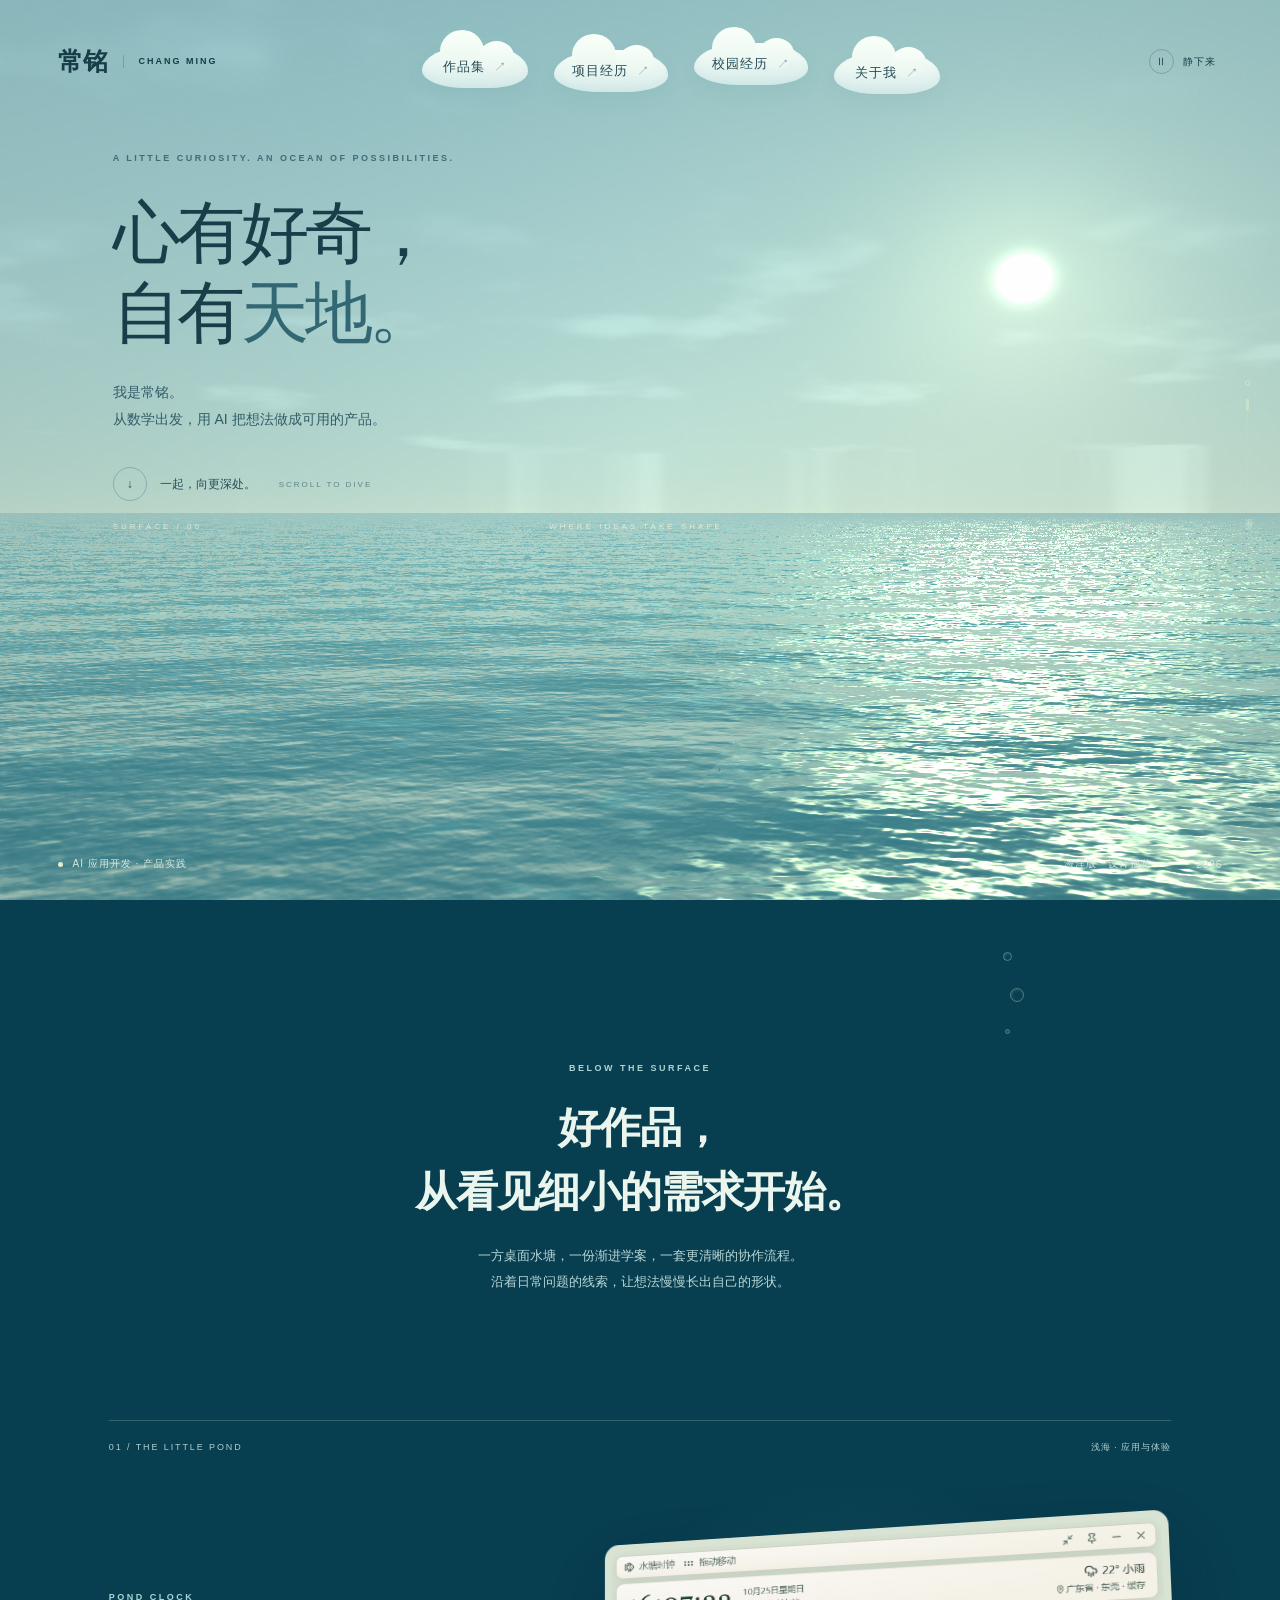
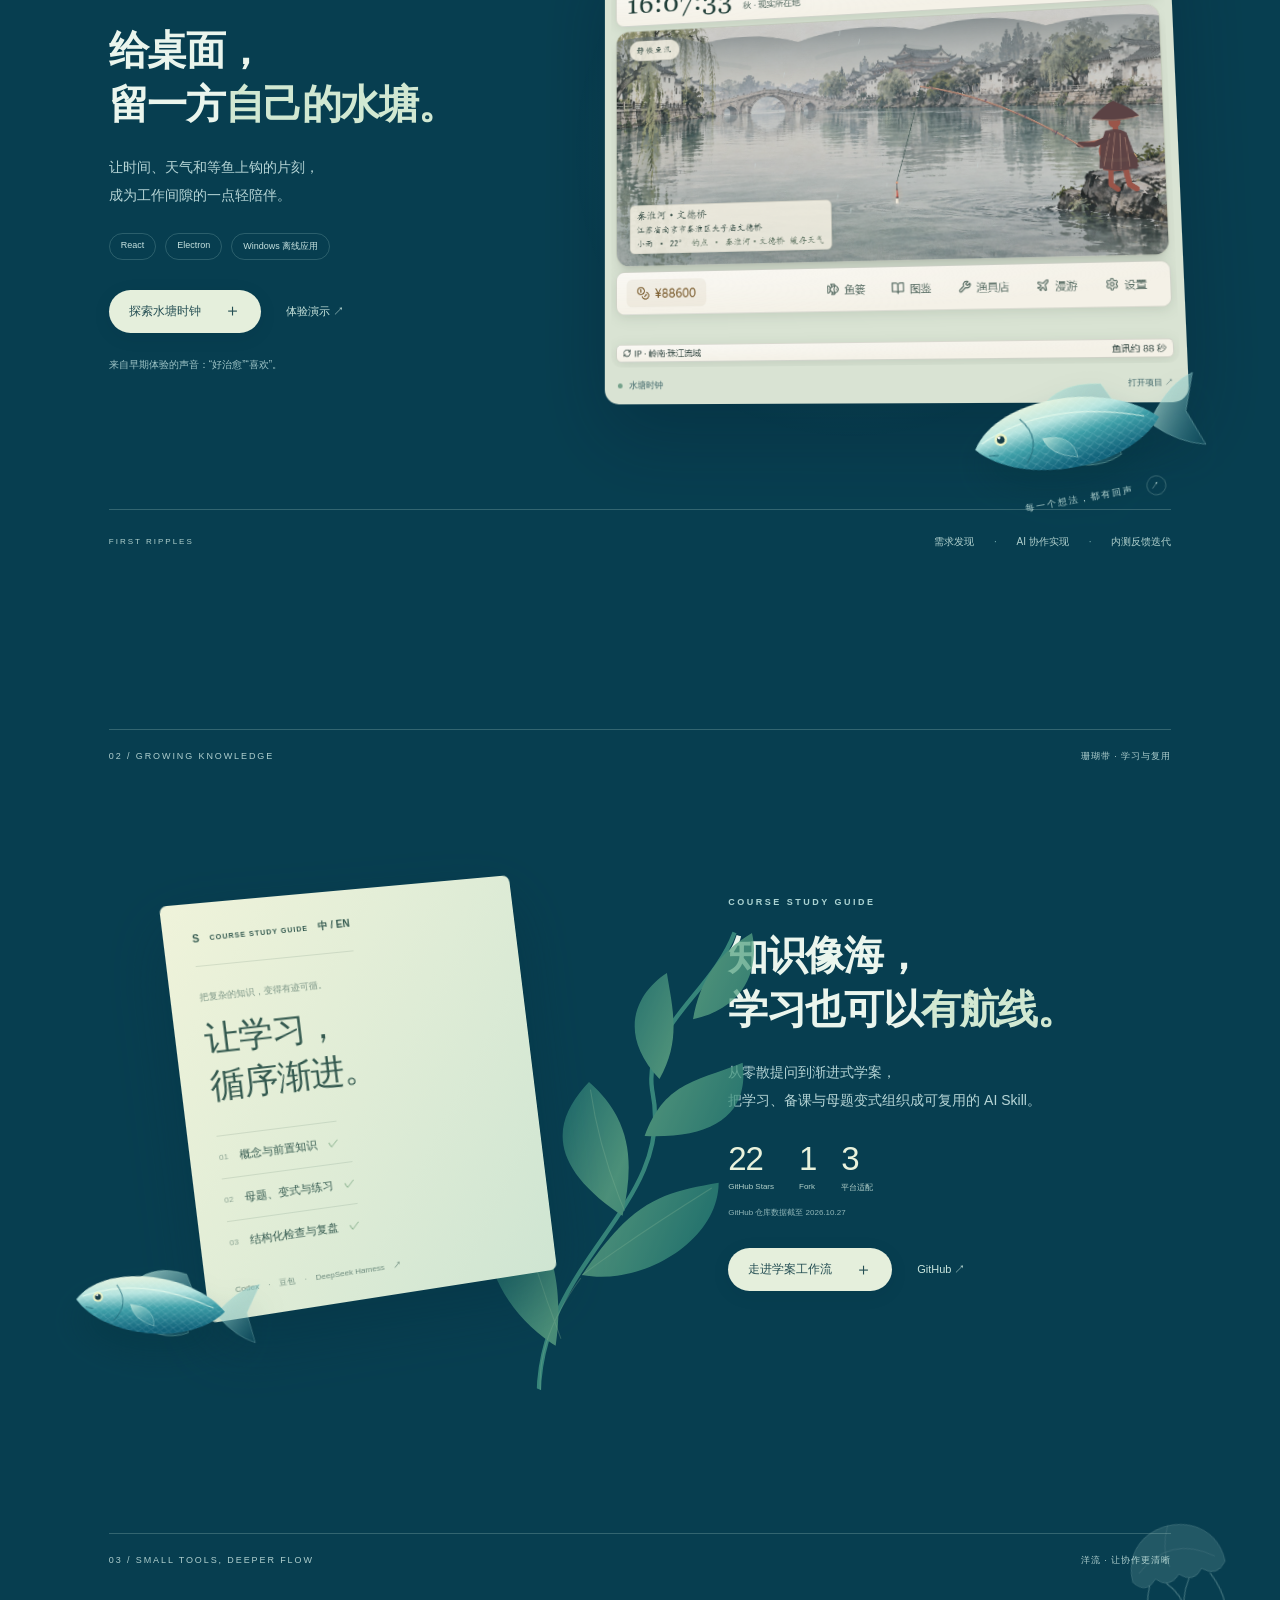
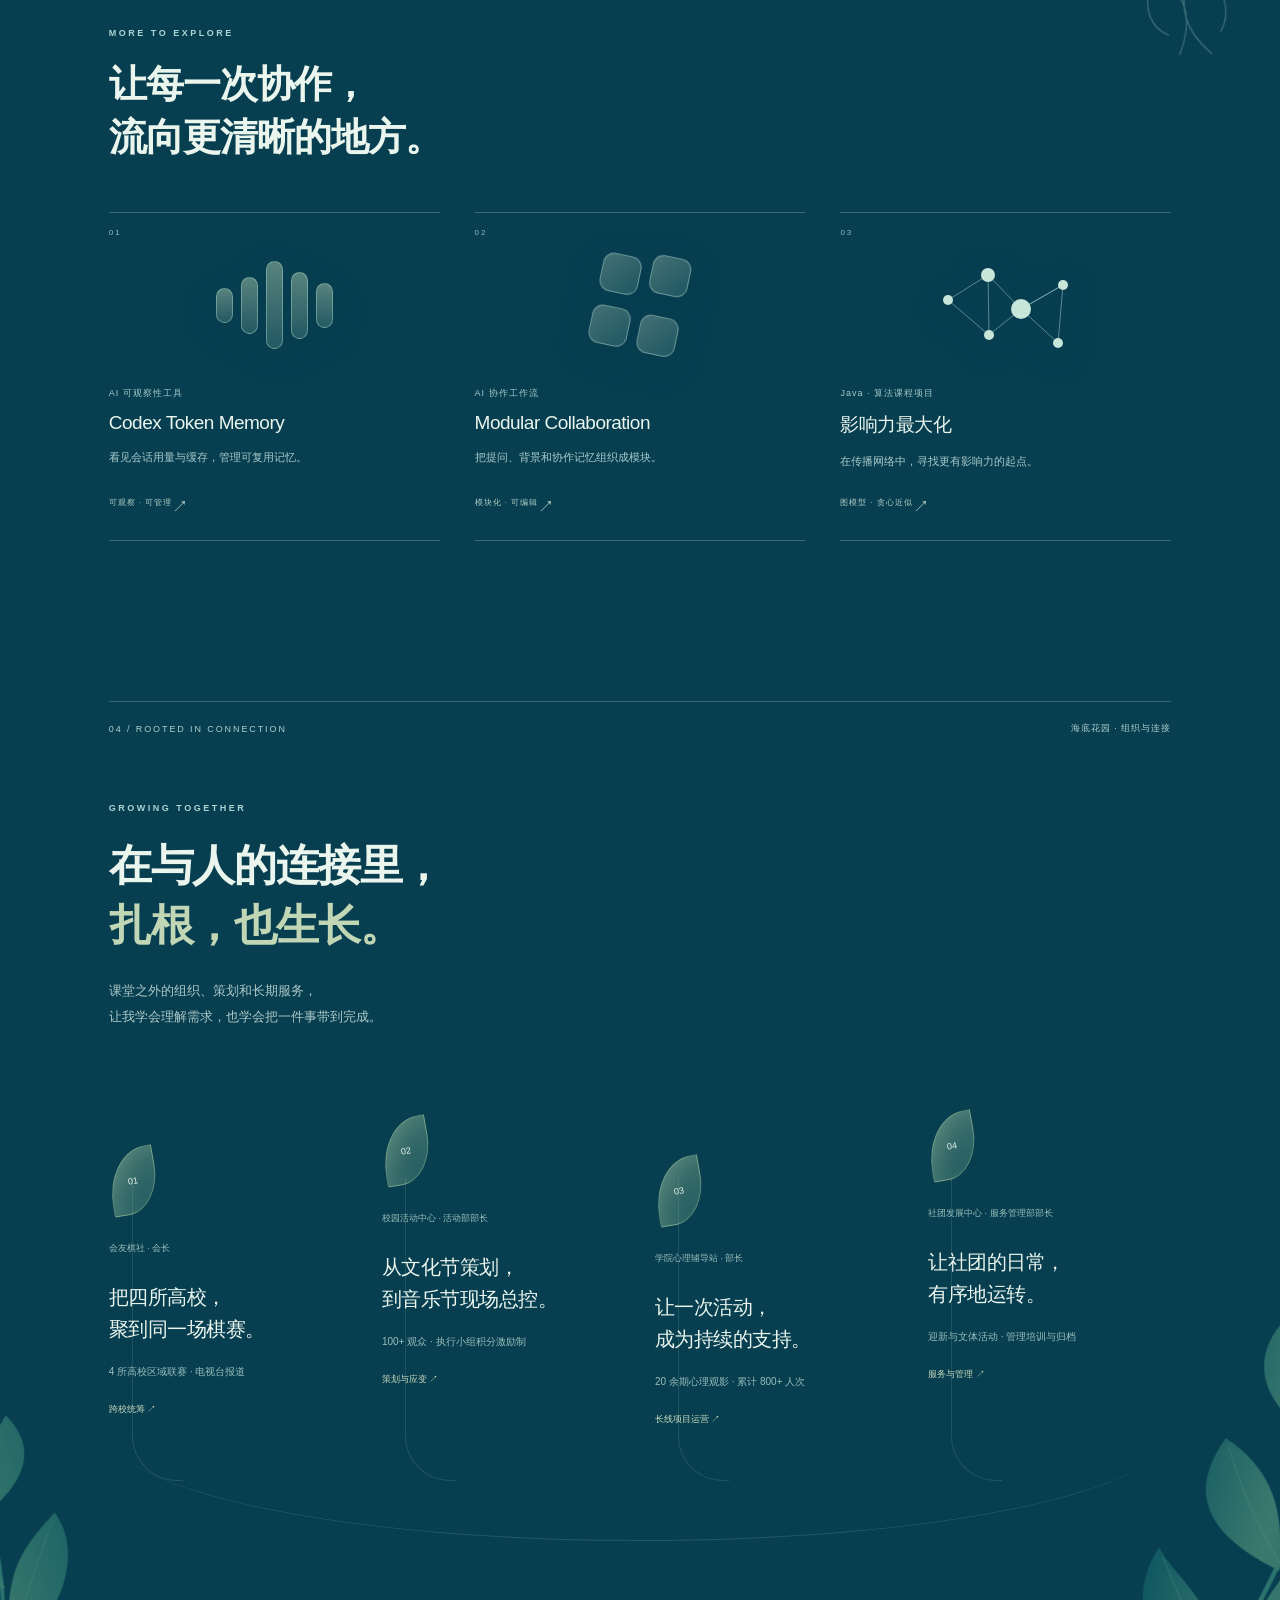
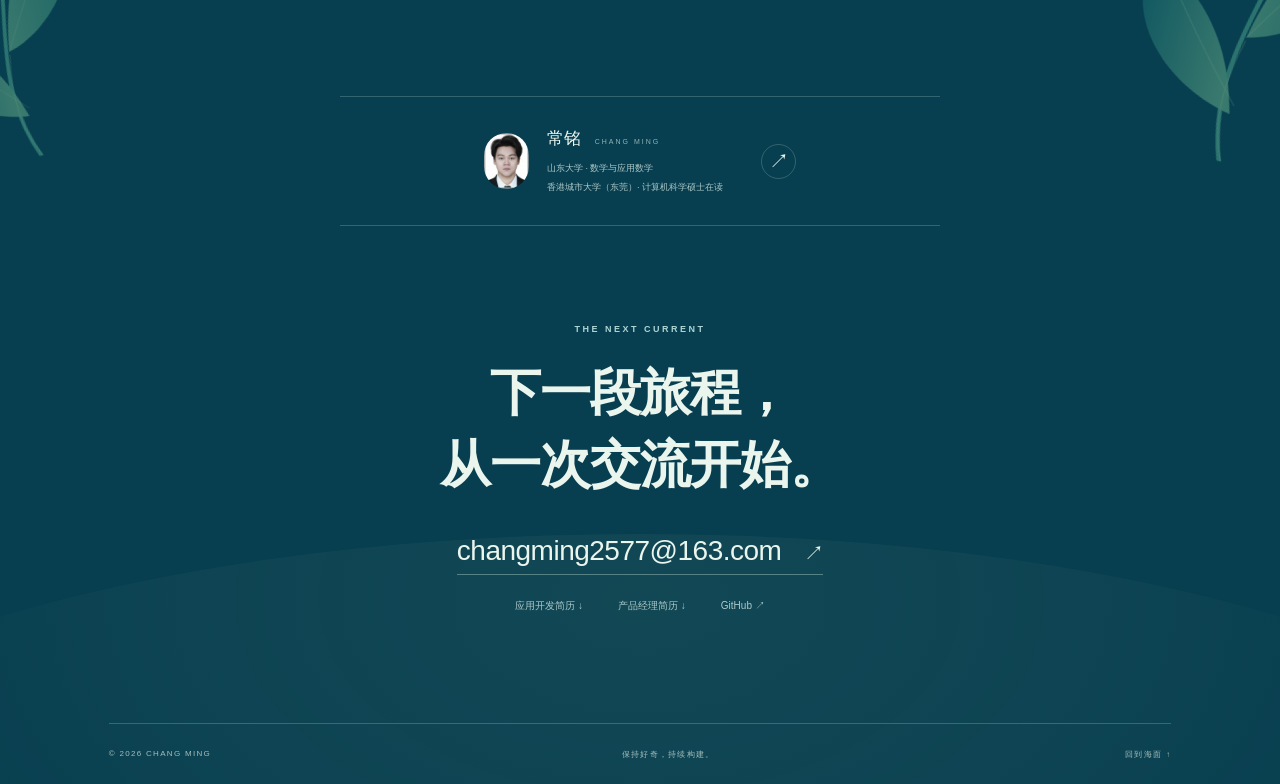
<file: index.html>
<!doctype html>
<html lang="zh-CN"><head>
<meta charset="utf-8"><meta name="viewport" content="width=device-width,initial-scale=1"><meta name="theme-color" content="#a6dce4"><meta name="description" content="常铭的海洋作品集：沿着阳光潜入海中，探索 AI 应用、开源 Skills 与校园经历。独立设计预览版。"><title>常铭 · 向好奇心深处 / Ocean Preview</title>
<link rel="icon" href="assets/favicon.svg" type="image/svg+xml"><link rel="stylesheet" href="ocean.css"><script defer src="ocean-content.js"></script><script defer src="ocean.js"></script></head>
<body>
<a class="skip-link" href="#projects">跳到作品</a><canvas id="ocean-scene" aria-hidden="true"></canvas><div class="ocean-fallback" aria-hidden="true"></div><div class="grain" aria-hidden="true"></div>
<svg class="marine-defs" aria-hidden="true" xmlns="http://www.w3.org/2000/svg"><defs>
<linearGradient id="fish-silver" x1="0" y1="0" x2=".35" y2="1"><stop stop-color="#f8f9de"/><stop offset=".4" stop-color="#b6e4df"/><stop offset=".65" stop-color="#3e9fa8"/><stop offset="1" stop-color="#12647c"/></linearGradient>
<linearGradient id="fish-gold" x1="0" y1="0" x2=".4" y2="1"><stop stop-color="#fff6bc"/><stop offset=".45" stop-color="#e7c986"/><stop offset="1" stop-color="#8c955a"/></linearGradient>
<linearGradient id="fin" x1="0" y1="0" x2="1" y2="1"><stop stop-color="#c4e8db" stop-opacity=".85"/><stop offset="1" stop-color="#3b9ba9" stop-opacity=".12"/></linearGradient>
<linearGradient id="kelp" x1="0" x2="1"><stop stop-color="#186d70"/><stop offset=".5" stop-color="#64ac87"/><stop offset="1" stop-color="#318678"/></linearGradient>
<pattern id="scales" width="16" height="12" patternUnits="userSpaceOnUse"><path d="M0 0q8 14 16 0M-8 6q8 14 16 0M8 6q8 14 16 0" fill="none" stroke="#e5ffff" stroke-width=".7" opacity=".3"/></pattern>
<symbol id="fish" viewBox="0 0 360 180"><path d="M282 87Q316 43 350 35L331 88L351 141Q313 132 281 101" fill="url(#fin)" stroke="#a4dbd8" stroke-opacity=".5"/><path d="M110 65Q145 12 216 28L234 66M122 113Q176 158 228 134L224 111" fill="url(#fin)" stroke="#b6e9da" stroke-opacity=".5"/><path class="fish-body" d="M20 91C66 18 228 25 291 90C236 158 77 157 20 91Z" fill="url(#fish-silver)"/><path d="M20 91C66 18 228 25 291 90C236 158 77 157 20 91Z" fill="url(#scales)"/><path d="M31 84Q135 37 270 85" fill="none" stroke="#f0fff0" opacity=".6" stroke-width="2"/><path d="M91 58Q119 91 91 123M38 103L52 105" fill="none" stroke="#246c7a" stroke-opacity=".65" stroke-width="2"/><path d="M119 92Q162 90 165 127Q126 118 119 92" fill="url(#fin)" stroke="#c0e5dc" stroke-opacity=".7"/><circle cx="59" cy="83" r="9" fill="#edf4c7"/><circle cx="59" cy="83" r="5.5" fill="#163d49"/><circle cx="57" cy="80" r="2" fill="#fff"/></symbol>
<symbol id="plant" viewBox="0 0 250 470"><path d="M132 474C85 359 180 264 120 176C87 126 135 70 132 10" stroke="#479e88" stroke-width="4" fill="none"/><path d="M129 427C60 415 8 360 30 299C45 321 105 333 129 427ZM126 357C181 345 230 279 209 229C166 257 142 273 126 357ZM139 292C57 276 44 238 62 190C113 207 130 243 139 292ZM129 216C190 193 210 159 186 118C156 149 126 161 129 216ZM121 162C65 137 72 94 89 69C105 95 126 120 121 162ZM128 99C173 67 163 26 147 4C125 34 120 64 128 99Z" fill="url(#kelp)"/><path d="M132 470Q110 427 126 360M126 357Q156 306 205 236M131 419Q79 365 35 307M139 287Q95 244 66 196" fill="none" stroke="#b0dfab" stroke-opacity=".3"/></symbol>
<symbol id="jelly" viewBox="0 0 200 260"><path d="M22 111C20 6 181 6 180 111Q161 135 139 114Q120 136 100 115Q79 136 60 114Q39 136 22 111Z" fill="#bde9df" fill-opacity=".3" stroke="#ddfff2" stroke-opacity=".5"/><path d="M48 123Q20 180 61 211M76 125Q120 174 71 246M115 125Q71 187 124 257M151 124Q179 188 146 224" stroke="#d0f5e9" stroke-width="2" fill="none" opacity=".55"/><path d="M35 99Q100 47 165 99M100 31Q80 69 88 100" fill="none" stroke="#edfff0" opacity=".35"/></symbol>
</defs></svg>
<header class="sky-header"><a class="wordmark" href="#surface" aria-label="常铭，返回海面">常铭<span>CHANG MING</span></a><nav class="cloud-nav" aria-label="云朵导航"><button class="cloud" data-detail="work"><span>作品集</span><i aria-hidden="true">↗</i></button><button class="cloud" data-detail="projects"><span>项目经历</span><i aria-hidden="true">↗</i></button><button class="cloud" data-detail="campus"><span>校园经历</span><i aria-hidden="true">↗</i></button><button class="cloud" data-detail="about"><span>关于我</span><i aria-hidden="true">↗</i></button></nav><button class="motion-toggle" aria-pressed="false" aria-label="暂停场景动画"><span class="pause-icon" aria-hidden="true">Ⅱ</span><span class="motion-label">静下来</span></button></header>
<main>
<section class="surface" id="surface" aria-labelledby="hero-title"><div class="hero-copy"><p class="eyebrow">A LITTLE CURIOSITY. AN OCEAN OF POSSIBILITIES.</p><h1 id="hero-title">心有好奇，<br>自有<span>天地。</span></h1><p class="hero-intro">我是常铭。<br>从数学出发，用 AI 把想法做成可用的产品。</p><a class="dive-link" href="#projects"><span class="dive-arrow" aria-hidden="true">↓</span>一起，向更深处。<span class="en">SCROLL TO DIVE</span></a></div><div class="horizon-label" aria-hidden="true"><span>SURFACE / 00</span><span>WHERE IDEAS TAKE SHAPE</span><span>THE BLUE / CM</span></div><div class="surface-bottom"><span><i></i> AI 应用开发 · 产品实践</span><span>海洋版 · 设计预览 <span class="tiny-line"></span> 2026</span></div><div class="surface-fish" aria-hidden="true"><svg><use href="#fish"/></svg><svg><use href="#fish"/></svg><svg><use href="#fish"/></svg></div></section>
<section class="dive-intro" aria-label="作品导言"><p class="eyebrow light">BELOW THE SURFACE</p><h2>好作品，<br>从看见细小的需求开始。</h2><p>一方桌面水塘，一份渐进学案，一套更清晰的协作流程。<br>沿着日常问题的线索，让想法慢慢长出自己的形状。</p><div class="bubbles" aria-hidden="true"><i></i><i></i><i></i></div></section>
<section class="project-depth clock-depth" id="projects" aria-labelledby="clock-title"><div class="section-index"><span>01 / THE LITTLE POND</span><span>浅海 · 应用与体验</span></div><div class="project-layout"><div class="project-copy reveal"><p class="eyebrow light">POND CLOCK</p><h2 id="clock-title">给桌面，<br>留一方<span>自己的水塘。</span></h2><p>让时间、天气和等鱼上钩的片刻，<br>成为工作间隙的一点轻陪伴。</p><div class="sea-tags"><span>React</span><span>Electron</span><span>Windows 离线应用</span></div><div class="project-actions"><button class="pearl-button" data-detail="clock">探索水塘时钟 <span aria-hidden="true">＋</span></button><a class="ocean-link" href="pond-demo/" target="_blank" rel="noopener noreferrer">体验演示 ↗</a></div><p class="small-note">来自早期体验的声音：“好治愈”“喜欢”。</p></div><div class="pond-art reveal"><div class="pond-halo" aria-hidden="true"></div><button class="product-window" data-detail="clock" aria-label="展开水塘时钟项目详情"><img src="assets/pond-jiangnan.png" alt="水塘时钟实际应用界面，水墨江南与钓鱼场景" width="960" height="735" loading="lazy"><span class="window-caption"><i></i> 水塘时钟 <span>打开项目 ↗</span></span></button><button class="fish-object fish-pond" data-detail="clock" aria-label="跟随银鱼，了解水塘时钟"><svg viewBox="0 0 360 180" aria-hidden="true"><use href="#fish"/></svg><span>每一个想法，都有回声 <i>↗</i></span></button></div></div><div class="feedback-line"><span>FIRST RIPPLES</span><p>需求发现 <i>·</i> AI 协作实现 <i>·</i> 内测反馈迭代</p></div></section>
<section class="project-depth study-depth" id="skills" aria-labelledby="study-title"><div class="section-index"><span>02 / GROWING KNOWLEDGE</span><span>珊瑚带 · 学习与复用</span></div><div class="project-layout reverse"><div class="study-art reveal"><svg class="study-kelp" viewBox="0 0 250 470" aria-hidden="true"><use href="#plant"/></svg><button class="study-sheet" data-detail="study" aria-label="展开 Course Study Guide 学案 Skill"><span class="sheet-top">S <span>COURSE STUDY GUIDE</span> 中 / EN</span><span class="sheet-eyebrow">把复杂的知识，变得有迹可循。</span><strong>让学习，<br>循序渐进。</strong><span class="sheet-step"><em>01</em> 概念与前置知识 <b>✓</b></span><span class="sheet-step"><em>02</em> 母题、变式与练习 <b>✓</b></span><span class="sheet-step"><em>03</em> 结构化检查与复盘 <b>✓</b></span><span class="sheet-footer">Codex <i>·</i> 豆包 <i>·</i> DeepSeek Harness <b>↗</b></span></button><button class="fish-object fish-study" data-detail="study" aria-label="跟随金鱼，了解学案 Skill"><svg viewBox="0 0 360 180" aria-hidden="true"><use href="#fish"/></svg></button></div><div class="project-copy reveal"><p class="eyebrow light">COURSE STUDY GUIDE</p><h2 id="study-title">知识像海，<br>学习也可以<span>有航线。</span></h2><p>从零散提问到渐进式学案，<br>把学习、备课与母题变式组织成可复用的 AI Skill。</p><div class="study-stats"><span><strong>22</strong> GitHub Stars</span><span><strong>1</strong> Fork</span><span><strong>3</strong> 平台适配</span></div><p class="data-note">GitHub 仓库数据截至 2026.10.27</p><div class="project-actions"><button class="pearl-button" data-detail="study">走进学案工作流 <span aria-hidden="true">＋</span></button><a class="ocean-link" href="https://github.com/C-xudco/course-study-guide" target="_blank" rel="noopener noreferrer">GitHub ↗</a></div></div></div></section>
<section class="current-section" aria-labelledby="current-title"><div class="section-index"><span>03 / SMALL TOOLS, DEEPER FLOW</span><span>洋流 · 让协作更清晰</span></div><div class="current-heading reveal"><p class="eyebrow light">MORE TO EXPLORE</p><h2 id="current-title">让每一次协作，<br>流向更清晰的地方。</h2></div><div class="current-grid"><button class="current-item reveal" data-detail="token"><span class="current-number">01</span><span class="tool-art token-art" aria-hidden="true"><i></i><i></i><i></i><i></i><i></i></span><span class="current-type">AI 可观察性工具</span><strong>Codex Token Memory</strong><span class="current-desc">看见会话用量与缓存，管理可复用记忆。</span><span class="current-footer">可观察 · 可管理 <i>↗</i></span></button><button class="current-item reveal" data-detail="collaboration"><span class="current-number">02</span><span class="tool-art module-art" aria-hidden="true"><i></i><i></i><i></i><i></i></span><span class="current-type">AI 协作工作流</span><strong>Modular Collaboration</strong><span class="current-desc">把提问、背景和协作记忆组织成模块。</span><span class="current-footer">模块化 · 可编辑 <i>↗</i></span></button><button class="current-item reveal" data-detail="algorithm"><span class="current-number">03</span><svg class="tool-art network-art" viewBox="0 0 170 100" aria-hidden="true"><g stroke="#a5d8d7" stroke-opacity=".5" fill="none"><path d="M27 45L67 20L100 54L142 30M27 45L68 80L100 54L137 88M67 20L68 80M100 54L142 30L137 88"/></g><g fill="#c7e5d9"><circle cx="27" cy="45" r="5"/><circle cx="67" cy="20" r="7"/><circle cx="100" cy="54" r="10"/><circle cx="142" cy="30" r="5"/><circle cx="68" cy="80" r="5"/><circle cx="137" cy="88" r="5"/></g></svg><span class="current-type">Java · 算法课程项目</span><strong>影响力最大化</strong><span class="current-desc">在传播网络中，寻找更有影响力的起点。</span><span class="current-footer">图模型 · 贪心近似 <i>↗</i></span></button></div><svg class="drifting-jelly" viewBox="0 0 200 260" aria-hidden="true"><use href="#jelly"/></svg></section>
<section class="roots-section" id="campus" aria-labelledby="campus-title"><div class="section-index"><span>04 / ROOTED IN CONNECTION</span><span>海底花园 · 组织与连接</span></div><div class="roots-heading reveal"><p class="eyebrow light">GROWING TOGETHER</p><h2 id="campus-title">在与人的连接里，<br><span>扎根，也生长。</span></h2><p>课堂之外的组织、策划和长期服务，<br>让我学会理解需求，也学会把一件事带到完成。</p></div><div class="garden"><div class="garden-line" aria-hidden="true"></div><button class="garden-story reveal" data-detail="campus"><span class="garden-leaf" aria-hidden="true">01</span><span class="garden-role">会友棋社 · 会长</span><strong>把四所高校，<br>聚到同一场棋赛。</strong><span class="garden-result">4 所高校区域联赛 · 电视台报道</span><span class="garden-more">跨校统筹 ↗</span></button><button class="garden-story reveal" data-detail="campus"><span class="garden-leaf" aria-hidden="true">02</span><span class="garden-role">校园活动中心 · 活动部部长</span><strong>从文化节策划，<br>到音乐节现场总控。</strong><span class="garden-result">100+ 观众 · 执行小组积分激励制</span><span class="garden-more">策划与应变 ↗</span></button><button class="garden-story reveal" data-detail="campus"><span class="garden-leaf" aria-hidden="true">03</span><span class="garden-role">学院心理辅导站 · 部长</span><strong>让一次活动，<br>成为持续的支持。</strong><span class="garden-result">20 余期心理观影 · 累计 800+ 人次</span><span class="garden-more">长线项目运营 ↗</span></button><button class="garden-story reveal" data-detail="campus"><span class="garden-leaf" aria-hidden="true">04</span><span class="garden-role">社团发展中心 · 服务管理部部长</span><strong>让社团的日常，<br>有序地运转。</strong><span class="garden-result">迎新与文体活动 · 管理培训与归档</span><span class="garden-more">服务与管理 ↗</span></button></div><svg class="garden-kelp kelp-left" viewBox="0 0 250 470" aria-hidden="true"><use href="#plant"/></svg><svg class="garden-kelp kelp-right" viewBox="0 0 250 470" aria-hidden="true"><use href="#plant"/></svg></section>
<section class="seabed" id="contact" aria-labelledby="contact-title"><div class="about-mini reveal"><img src="assets/changming.png" alt="常铭的个人照片" width="110" height="136"><div><p>常铭 <span>CHANG MING</span></p><span>山东大学 · 数学与应用数学<br>香港城市大学（东莞）· 计算机科学硕士在读</span></div><button data-detail="about" aria-label="了解常铭的教育与实习经历">↗</button></div><p class="eyebrow light">THE NEXT CURRENT</p><h2 id="contact-title">下一段旅程，<br>从一次交流开始。</h2><a class="contact-email" href="mailto:changming2577@163.com">changming2577@163.com <span>↗</span></a><div class="contact-links"><a href="resume-engineering.pdf" target="_blank" rel="noopener">应用开发简历 ↓</a><a href="resume-product.pdf" target="_blank" rel="noopener">产品经理简历 ↓</a><a href="https://github.com/C-xudco" target="_blank" rel="noopener noreferrer">GitHub ↗</a></div><div class="seabed-sand" aria-hidden="true"></div><footer><span>© 2026 CHANG MING</span><span>保持好奇，持续构建。</span><a href="#surface">回到海面 ↑</a></footer></section>
</main>
<aside class="depth-meter" aria-label="浏览进度"><span class="depth-dot"></span><div class="depth-track"><i></i></div><span id="depth-label">海面</span></aside>
<dialog id="detail-dialog" aria-labelledby="detail-title"><div class="detail-shell"><header class="detail-header"><button class="detail-back" id="detail-back" hidden>← 返回</button><span id="detail-label">EXPLORE</span><button class="detail-close" aria-label="关闭详情">×</button></header><div class="detail-body"><p class="detail-eyebrow" id="detail-eyebrow"></p><h2 id="detail-title"></h2><p class="detail-intro" id="detail-intro"></p><div id="detail-content"></div><footer class="detail-bottom"><span>CHANG MING · KEEP EXPLORING</span><button class="detail-done">回到海中 ↗</button></footer></div></div></dialog>
<noscript><div class="noscript-note">动画与详情需要 JavaScript。可直接获取 <a href="resume-engineering.pdf">开发简历</a>、<a href="resume-product.pdf">产品简历</a>，或访问 <a href="https://github.com/C-xudco">GitHub 主页</a>。</div></noscript>
</body></html>
</file>
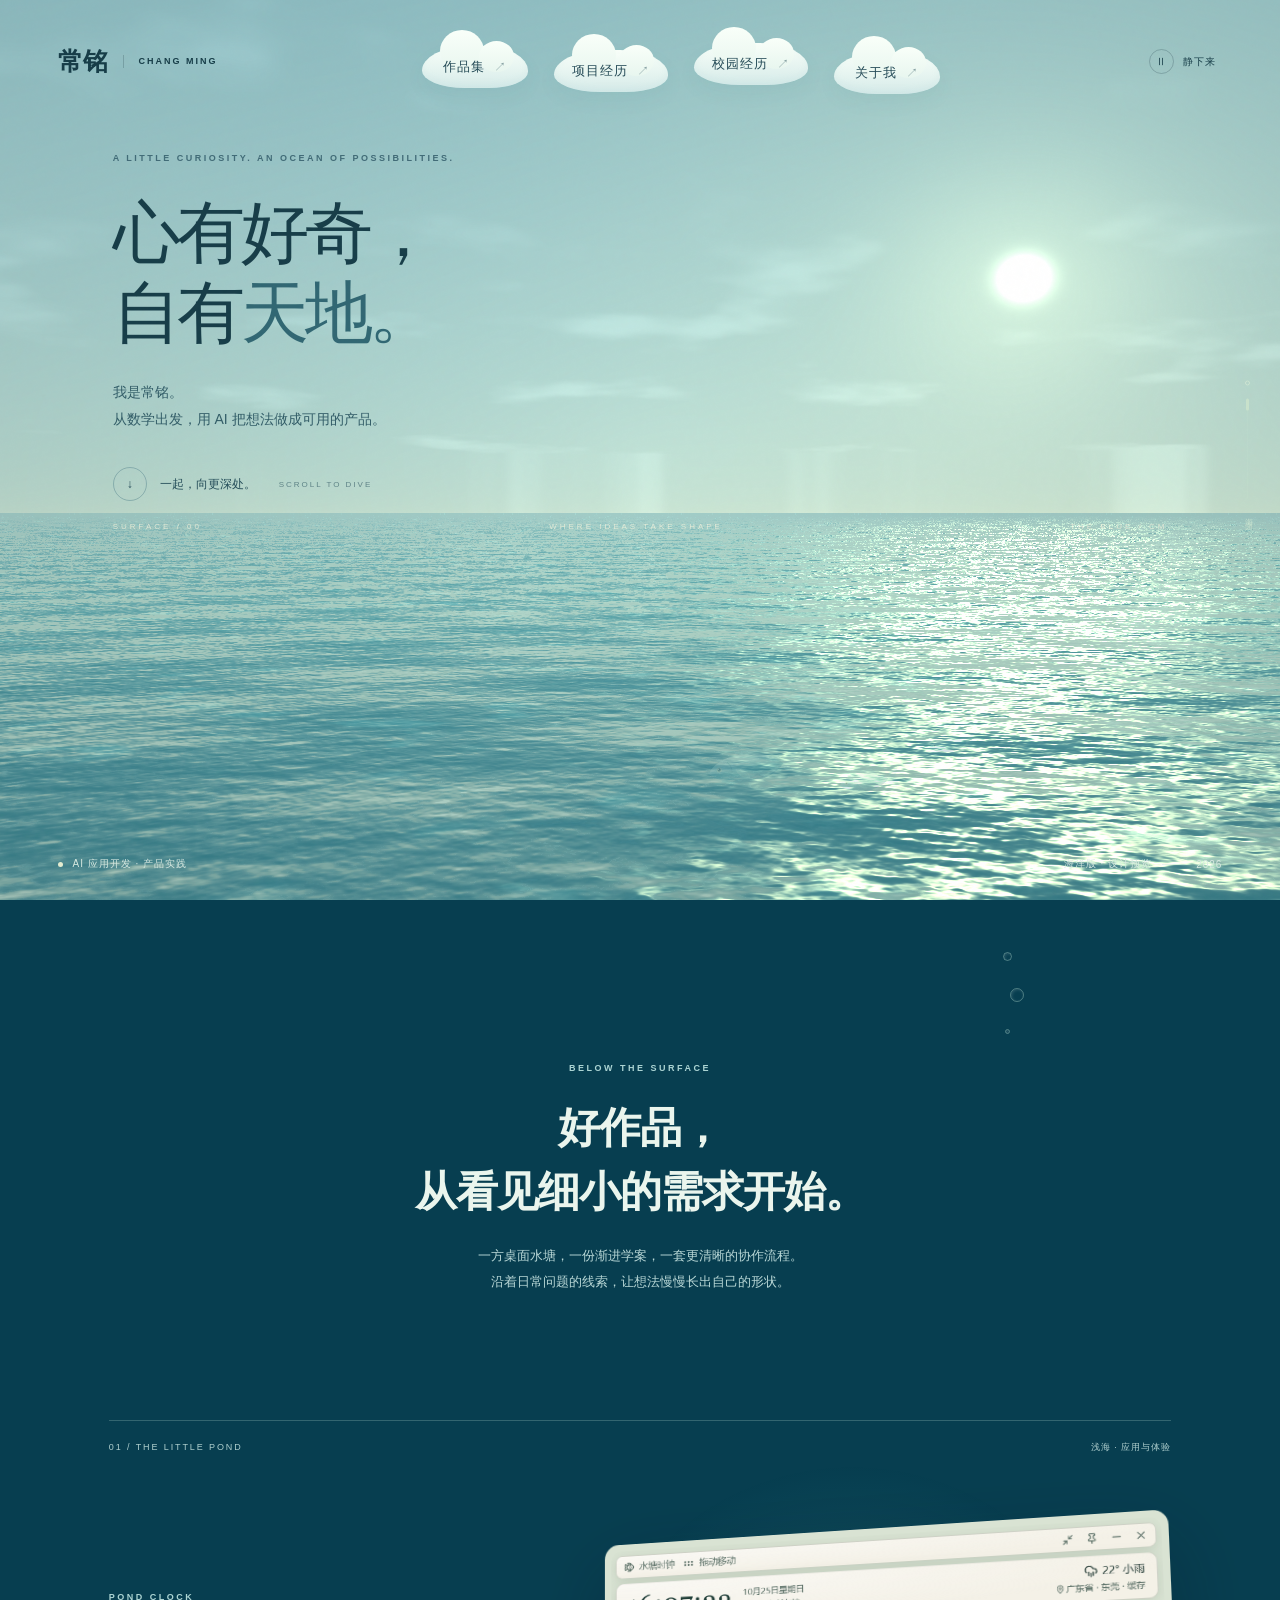
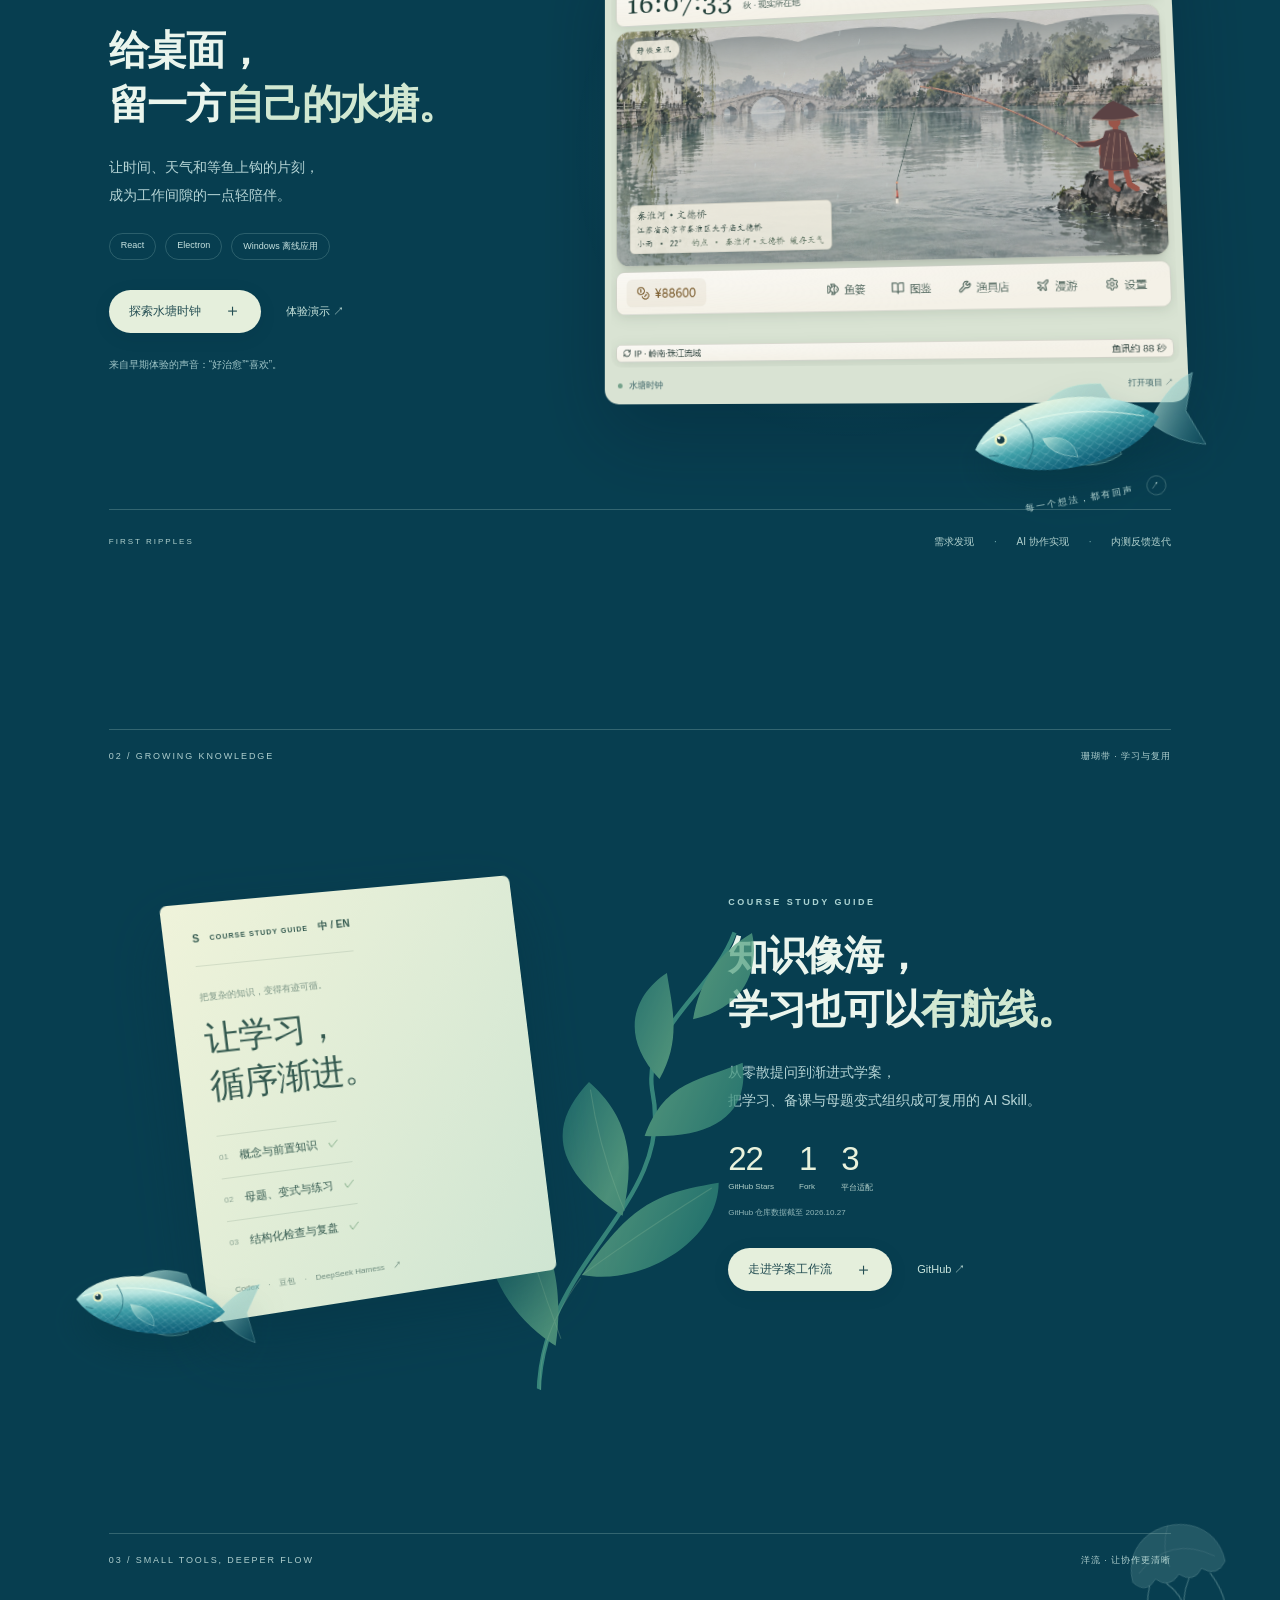
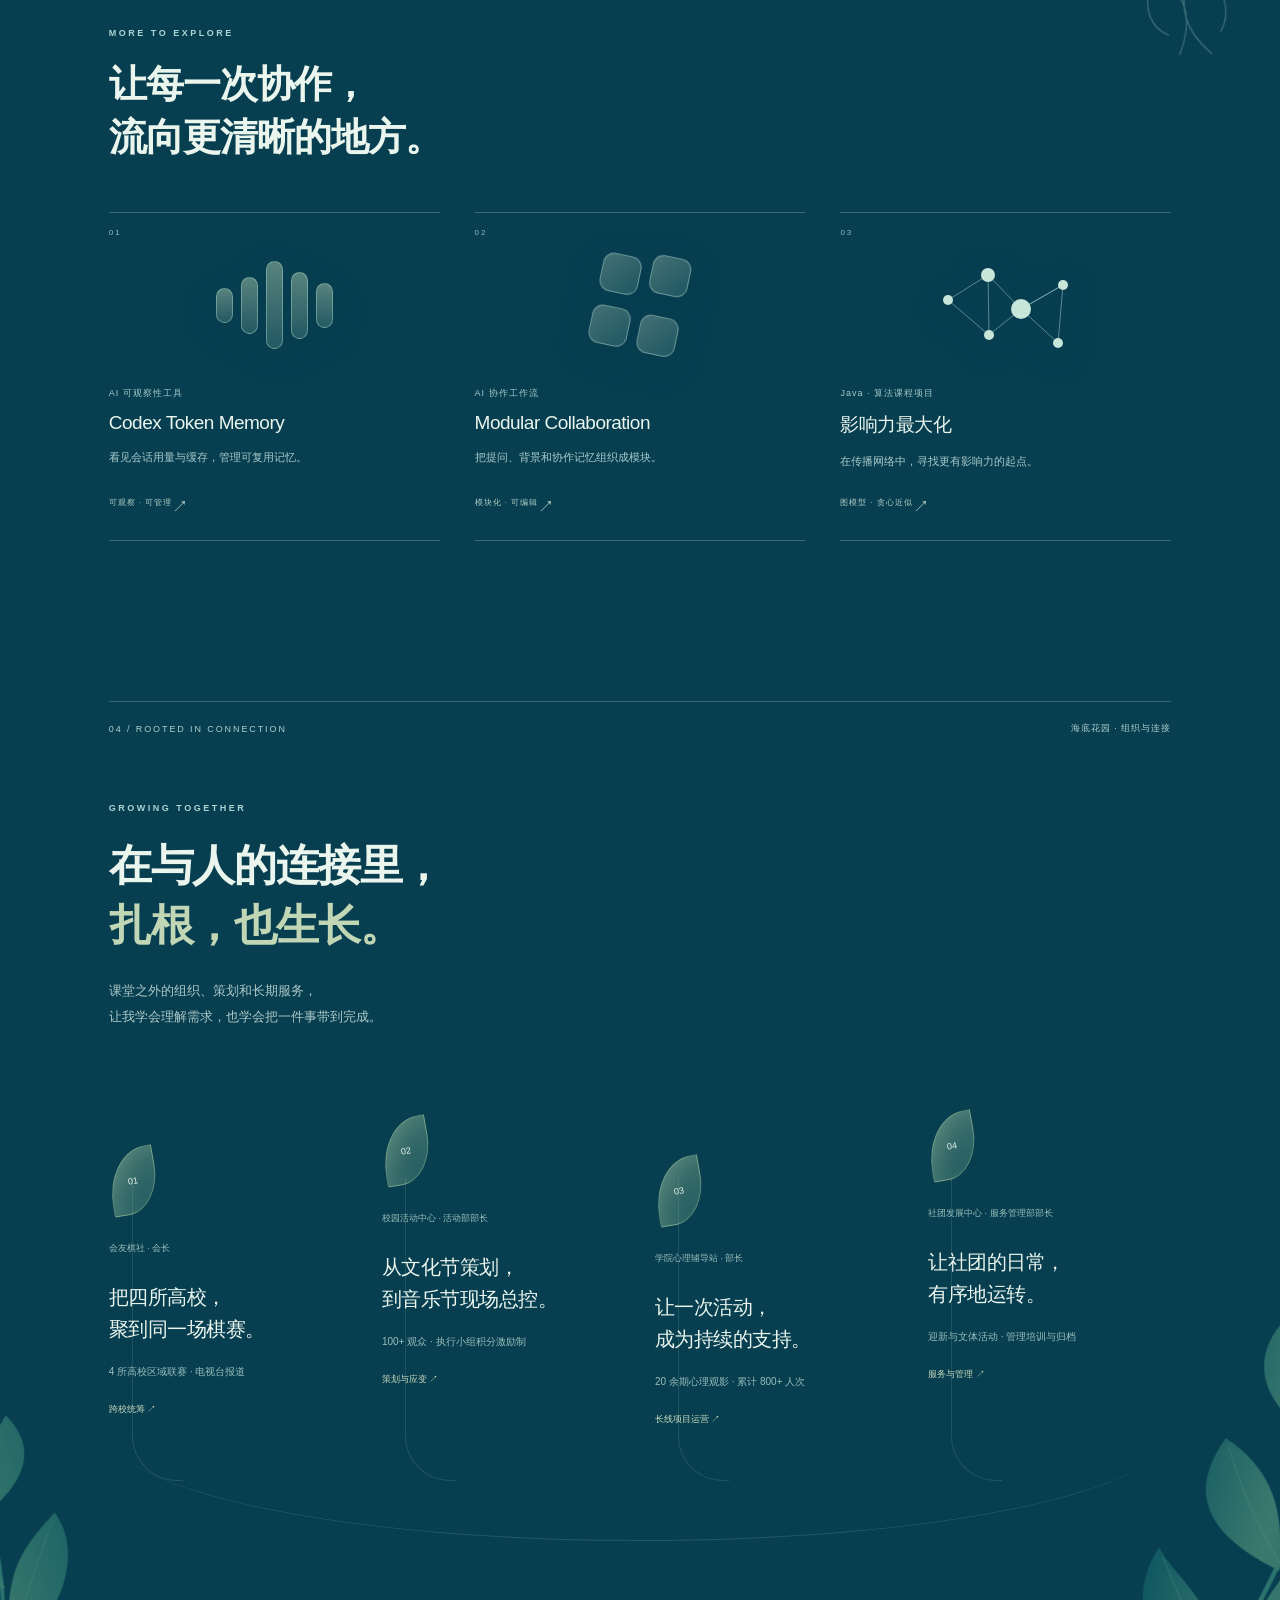
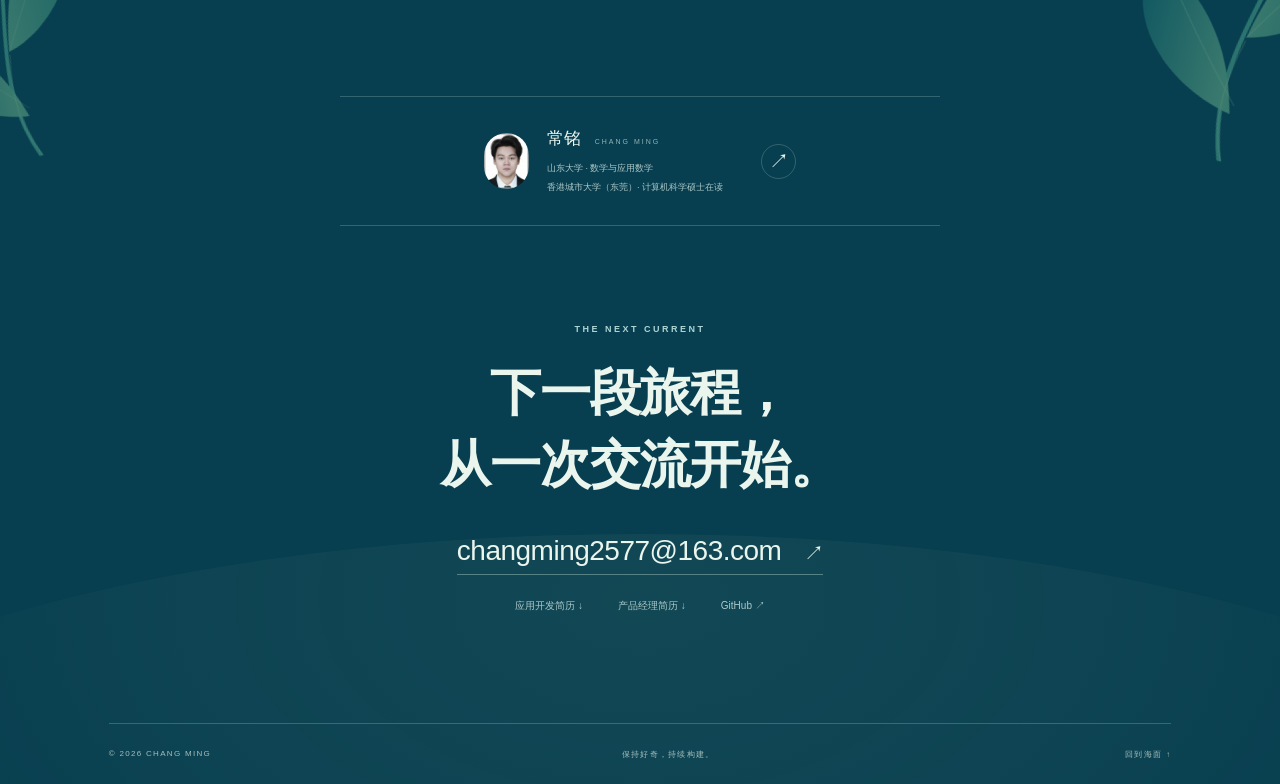
<file: ocean-preview/index.html>
<!doctype html>
<html lang="zh-CN"><head>
<meta charset="utf-8"><meta name="viewport" content="width=device-width,initial-scale=1"><meta name="theme-color" content="#a6dce4"><meta name="description" content="常铭的海洋作品集：沿着阳光潜入海中，探索 AI 应用、开源 Skills 与校园经历。独立设计预览版。"><title>常铭 · 向好奇心深处 / Ocean Preview</title>
<link rel="icon" href="../assets/favicon.svg" type="image/svg+xml"><link rel="stylesheet" href="ocean.css"><script defer src="ocean-content.js"></script><script defer src="ocean.js"></script></head>
<body>
<a class="skip-link" href="#projects">跳到作品</a><canvas id="ocean-scene" aria-hidden="true"></canvas><div class="ocean-fallback" aria-hidden="true"></div><div class="grain" aria-hidden="true"></div>
<svg class="marine-defs" aria-hidden="true" xmlns="http://www.w3.org/2000/svg"><defs>
<linearGradient id="fish-silver" x1="0" y1="0" x2=".35" y2="1"><stop stop-color="#f8f9de"/><stop offset=".4" stop-color="#b6e4df"/><stop offset=".65" stop-color="#3e9fa8"/><stop offset="1" stop-color="#12647c"/></linearGradient>
<linearGradient id="fish-gold" x1="0" y1="0" x2=".4" y2="1"><stop stop-color="#fff6bc"/><stop offset=".45" stop-color="#e7c986"/><stop offset="1" stop-color="#8c955a"/></linearGradient>
<linearGradient id="fin" x1="0" y1="0" x2="1" y2="1"><stop stop-color="#c4e8db" stop-opacity=".85"/><stop offset="1" stop-color="#3b9ba9" stop-opacity=".12"/></linearGradient>
<linearGradient id="kelp" x1="0" x2="1"><stop stop-color="#186d70"/><stop offset=".5" stop-color="#64ac87"/><stop offset="1" stop-color="#318678"/></linearGradient>
<pattern id="scales" width="16" height="12" patternUnits="userSpaceOnUse"><path d="M0 0q8 14 16 0M-8 6q8 14 16 0M8 6q8 14 16 0" fill="none" stroke="#e5ffff" stroke-width=".7" opacity=".3"/></pattern>
<symbol id="fish" viewBox="0 0 360 180"><path d="M282 87Q316 43 350 35L331 88L351 141Q313 132 281 101" fill="url(#fin)" stroke="#a4dbd8" stroke-opacity=".5"/><path d="M110 65Q145 12 216 28L234 66M122 113Q176 158 228 134L224 111" fill="url(#fin)" stroke="#b6e9da" stroke-opacity=".5"/><path class="fish-body" d="M20 91C66 18 228 25 291 90C236 158 77 157 20 91Z" fill="url(#fish-silver)"/><path d="M20 91C66 18 228 25 291 90C236 158 77 157 20 91Z" fill="url(#scales)"/><path d="M31 84Q135 37 270 85" fill="none" stroke="#f0fff0" opacity=".6" stroke-width="2"/><path d="M91 58Q119 91 91 123M38 103L52 105" fill="none" stroke="#246c7a" stroke-opacity=".65" stroke-width="2"/><path d="M119 92Q162 90 165 127Q126 118 119 92" fill="url(#fin)" stroke="#c0e5dc" stroke-opacity=".7"/><circle cx="59" cy="83" r="9" fill="#edf4c7"/><circle cx="59" cy="83" r="5.5" fill="#163d49"/><circle cx="57" cy="80" r="2" fill="#fff"/></symbol>
<symbol id="plant" viewBox="0 0 250 470"><path d="M132 474C85 359 180 264 120 176C87 126 135 70 132 10" stroke="#479e88" stroke-width="4" fill="none"/><path d="M129 427C60 415 8 360 30 299C45 321 105 333 129 427ZM126 357C181 345 230 279 209 229C166 257 142 273 126 357ZM139 292C57 276 44 238 62 190C113 207 130 243 139 292ZM129 216C190 193 210 159 186 118C156 149 126 161 129 216ZM121 162C65 137 72 94 89 69C105 95 126 120 121 162ZM128 99C173 67 163 26 147 4C125 34 120 64 128 99Z" fill="url(#kelp)"/><path d="M132 470Q110 427 126 360M126 357Q156 306 205 236M131 419Q79 365 35 307M139 287Q95 244 66 196" fill="none" stroke="#b0dfab" stroke-opacity=".3"/></symbol>
<symbol id="jelly" viewBox="0 0 200 260"><path d="M22 111C20 6 181 6 180 111Q161 135 139 114Q120 136 100 115Q79 136 60 114Q39 136 22 111Z" fill="#bde9df" fill-opacity=".3" stroke="#ddfff2" stroke-opacity=".5"/><path d="M48 123Q20 180 61 211M76 125Q120 174 71 246M115 125Q71 187 124 257M151 124Q179 188 146 224" stroke="#d0f5e9" stroke-width="2" fill="none" opacity=".55"/><path d="M35 99Q100 47 165 99M100 31Q80 69 88 100" fill="none" stroke="#edfff0" opacity=".35"/></symbol>
</defs></svg>
<header class="sky-header"><a class="wordmark" href="#surface" aria-label="常铭，返回海面">常铭<span>CHANG MING</span></a><nav class="cloud-nav" aria-label="云朵导航"><button class="cloud" data-detail="work"><span>作品集</span><i aria-hidden="true">↗</i></button><button class="cloud" data-detail="projects"><span>项目经历</span><i aria-hidden="true">↗</i></button><button class="cloud" data-detail="campus"><span>校园经历</span><i aria-hidden="true">↗</i></button><button class="cloud" data-detail="about"><span>关于我</span><i aria-hidden="true">↗</i></button></nav><button class="motion-toggle" aria-pressed="false" aria-label="暂停场景动画"><span class="pause-icon" aria-hidden="true">Ⅱ</span><span class="motion-label">静下来</span></button></header>
<main>
<section class="surface" id="surface" aria-labelledby="hero-title"><div class="hero-copy"><p class="eyebrow">A LITTLE CURIOSITY. AN OCEAN OF POSSIBILITIES.</p><h1 id="hero-title">心有好奇，<br>自有<span>天地。</span></h1><p class="hero-intro">我是常铭。<br>从数学出发，用 AI 把想法做成可用的产品。</p><a class="dive-link" href="#projects"><span class="dive-arrow" aria-hidden="true">↓</span>一起，向更深处。<span class="en">SCROLL TO DIVE</span></a></div><div class="horizon-label" aria-hidden="true"><span>SURFACE / 00</span><span>WHERE IDEAS TAKE SHAPE</span><span>THE BLUE / CM</span></div><div class="surface-bottom"><span><i></i> AI 应用开发 · 产品实践</span><span>海洋版 · 设计预览 <span class="tiny-line"></span> 2026</span></div><div class="surface-fish" aria-hidden="true"><svg><use href="#fish"/></svg><svg><use href="#fish"/></svg><svg><use href="#fish"/></svg></div></section>
<section class="dive-intro" aria-label="作品导言"><p class="eyebrow light">BELOW THE SURFACE</p><h2>好作品，<br>从看见细小的需求开始。</h2><p>一方桌面水塘，一份渐进学案，一套更清晰的协作流程。<br>沿着日常问题的线索，让想法慢慢长出自己的形状。</p><div class="bubbles" aria-hidden="true"><i></i><i></i><i></i></div></section>
<section class="project-depth clock-depth" id="projects" aria-labelledby="clock-title"><div class="section-index"><span>01 / THE LITTLE POND</span><span>浅海 · 应用与体验</span></div><div class="project-layout"><div class="project-copy reveal"><p class="eyebrow light">POND CLOCK</p><h2 id="clock-title">给桌面，<br>留一方<span>自己的水塘。</span></h2><p>让时间、天气和等鱼上钩的片刻，<br>成为工作间隙的一点轻陪伴。</p><div class="sea-tags"><span>React</span><span>Electron</span><span>Windows 离线应用</span></div><div class="project-actions"><button class="pearl-button" data-detail="clock">探索水塘时钟 <span aria-hidden="true">＋</span></button><a class="ocean-link" href="../pond-demo/" target="_blank" rel="noopener noreferrer">体验演示 ↗</a></div><p class="small-note">来自早期体验的声音：“好治愈”“喜欢”。</p></div><div class="pond-art reveal"><div class="pond-halo" aria-hidden="true"></div><button class="product-window" data-detail="clock" aria-label="展开水塘时钟项目详情"><img src="../assets/pond-jiangnan.png" alt="水塘时钟实际应用界面，水墨江南与钓鱼场景" width="960" height="735" loading="lazy"><span class="window-caption"><i></i> 水塘时钟 <span>打开项目 ↗</span></span></button><button class="fish-object fish-pond" data-detail="clock" aria-label="跟随银鱼，了解水塘时钟"><svg viewBox="0 0 360 180" aria-hidden="true"><use href="#fish"/></svg><span>每一个想法，都有回声 <i>↗</i></span></button></div></div><div class="feedback-line"><span>FIRST RIPPLES</span><p>需求发现 <i>·</i> AI 协作实现 <i>·</i> 内测反馈迭代</p></div></section>
<section class="project-depth study-depth" id="skills" aria-labelledby="study-title"><div class="section-index"><span>02 / GROWING KNOWLEDGE</span><span>珊瑚带 · 学习与复用</span></div><div class="project-layout reverse"><div class="study-art reveal"><svg class="study-kelp" viewBox="0 0 250 470" aria-hidden="true"><use href="#plant"/></svg><button class="study-sheet" data-detail="study" aria-label="展开 Course Study Guide 学案 Skill"><span class="sheet-top">S <span>COURSE STUDY GUIDE</span> 中 / EN</span><span class="sheet-eyebrow">把复杂的知识，变得有迹可循。</span><strong>让学习，<br>循序渐进。</strong><span class="sheet-step"><em>01</em> 概念与前置知识 <b>✓</b></span><span class="sheet-step"><em>02</em> 母题、变式与练习 <b>✓</b></span><span class="sheet-step"><em>03</em> 结构化检查与复盘 <b>✓</b></span><span class="sheet-footer">Codex <i>·</i> 豆包 <i>·</i> DeepSeek Harness <b>↗</b></span></button><button class="fish-object fish-study" data-detail="study" aria-label="跟随金鱼，了解学案 Skill"><svg viewBox="0 0 360 180" aria-hidden="true"><use href="#fish"/></svg></button></div><div class="project-copy reveal"><p class="eyebrow light">COURSE STUDY GUIDE</p><h2 id="study-title">知识像海，<br>学习也可以<span>有航线。</span></h2><p>从零散提问到渐进式学案，<br>把学习、备课与母题变式组织成可复用的 AI Skill。</p><div class="study-stats"><span><strong>22</strong> GitHub Stars</span><span><strong>1</strong> Fork</span><span><strong>3</strong> 平台适配</span></div><p class="data-note">GitHub 仓库数据截至 2026.10.27</p><div class="project-actions"><button class="pearl-button" data-detail="study">走进学案工作流 <span aria-hidden="true">＋</span></button><a class="ocean-link" href="https://github.com/C-xudco/course-study-guide" target="_blank" rel="noopener noreferrer">GitHub ↗</a></div></div></div></section>
<section class="current-section" aria-labelledby="current-title"><div class="section-index"><span>03 / SMALL TOOLS, DEEPER FLOW</span><span>洋流 · 让协作更清晰</span></div><div class="current-heading reveal"><p class="eyebrow light">MORE TO EXPLORE</p><h2 id="current-title">让每一次协作，<br>流向更清晰的地方。</h2></div><div class="current-grid"><button class="current-item reveal" data-detail="token"><span class="current-number">01</span><span class="tool-art token-art" aria-hidden="true"><i></i><i></i><i></i><i></i><i></i></span><span class="current-type">AI 可观察性工具</span><strong>Codex Token Memory</strong><span class="current-desc">看见会话用量与缓存，管理可复用记忆。</span><span class="current-footer">可观察 · 可管理 <i>↗</i></span></button><button class="current-item reveal" data-detail="collaboration"><span class="current-number">02</span><span class="tool-art module-art" aria-hidden="true"><i></i><i></i><i></i><i></i></span><span class="current-type">AI 协作工作流</span><strong>Modular Collaboration</strong><span class="current-desc">把提问、背景和协作记忆组织成模块。</span><span class="current-footer">模块化 · 可编辑 <i>↗</i></span></button><button class="current-item reveal" data-detail="algorithm"><span class="current-number">03</span><svg class="tool-art network-art" viewBox="0 0 170 100" aria-hidden="true"><g stroke="#a5d8d7" stroke-opacity=".5" fill="none"><path d="M27 45L67 20L100 54L142 30M27 45L68 80L100 54L137 88M67 20L68 80M100 54L142 30L137 88"/></g><g fill="#c7e5d9"><circle cx="27" cy="45" r="5"/><circle cx="67" cy="20" r="7"/><circle cx="100" cy="54" r="10"/><circle cx="142" cy="30" r="5"/><circle cx="68" cy="80" r="5"/><circle cx="137" cy="88" r="5"/></g></svg><span class="current-type">Java · 算法课程项目</span><strong>影响力最大化</strong><span class="current-desc">在传播网络中，寻找更有影响力的起点。</span><span class="current-footer">图模型 · 贪心近似 <i>↗</i></span></button></div><svg class="drifting-jelly" viewBox="0 0 200 260" aria-hidden="true"><use href="#jelly"/></svg></section>
<section class="roots-section" id="campus" aria-labelledby="campus-title"><div class="section-index"><span>04 / ROOTED IN CONNECTION</span><span>海底花园 · 组织与连接</span></div><div class="roots-heading reveal"><p class="eyebrow light">GROWING TOGETHER</p><h2 id="campus-title">在与人的连接里，<br><span>扎根，也生长。</span></h2><p>课堂之外的组织、策划和长期服务，<br>让我学会理解需求，也学会把一件事带到完成。</p></div><div class="garden"><div class="garden-line" aria-hidden="true"></div><button class="garden-story reveal" data-detail="campus"><span class="garden-leaf" aria-hidden="true">01</span><span class="garden-role">会友棋社 · 会长</span><strong>把四所高校，<br>聚到同一场棋赛。</strong><span class="garden-result">4 所高校区域联赛 · 电视台报道</span><span class="garden-more">跨校统筹 ↗</span></button><button class="garden-story reveal" data-detail="campus"><span class="garden-leaf" aria-hidden="true">02</span><span class="garden-role">校园活动中心 · 活动部部长</span><strong>从文化节策划，<br>到音乐节现场总控。</strong><span class="garden-result">100+ 观众 · 执行小组积分激励制</span><span class="garden-more">策划与应变 ↗</span></button><button class="garden-story reveal" data-detail="campus"><span class="garden-leaf" aria-hidden="true">03</span><span class="garden-role">学院心理辅导站 · 部长</span><strong>让一次活动，<br>成为持续的支持。</strong><span class="garden-result">20 余期心理观影 · 累计 800+ 人次</span><span class="garden-more">长线项目运营 ↗</span></button><button class="garden-story reveal" data-detail="campus"><span class="garden-leaf" aria-hidden="true">04</span><span class="garden-role">社团发展中心 · 服务管理部部长</span><strong>让社团的日常，<br>有序地运转。</strong><span class="garden-result">迎新与文体活动 · 管理培训与归档</span><span class="garden-more">服务与管理 ↗</span></button></div><svg class="garden-kelp kelp-left" viewBox="0 0 250 470" aria-hidden="true"><use href="#plant"/></svg><svg class="garden-kelp kelp-right" viewBox="0 0 250 470" aria-hidden="true"><use href="#plant"/></svg></section>
<section class="seabed" id="contact" aria-labelledby="contact-title"><div class="about-mini reveal"><img src="../assets/changming.png" alt="常铭的个人照片" width="110" height="136"><div><p>常铭 <span>CHANG MING</span></p><span>山东大学 · 数学与应用数学<br>香港城市大学（东莞）· 计算机科学硕士在读</span></div><button data-detail="about" aria-label="了解常铭的教育与实习经历">↗</button></div><p class="eyebrow light">THE NEXT CURRENT</p><h2 id="contact-title">下一段旅程，<br>从一次交流开始。</h2><a class="contact-email" href="mailto:changming2577@163.com">changming2577@163.com <span>↗</span></a><div class="contact-links"><a href="../resume-engineering.pdf" target="_blank" rel="noopener">应用开发简历 ↓</a><a href="../resume-product.pdf" target="_blank" rel="noopener">产品经理简历 ↓</a><a href="https://github.com/C-xudco" target="_blank" rel="noopener noreferrer">GitHub ↗</a></div><div class="seabed-sand" aria-hidden="true"></div><footer><span>© 2026 CHANG MING</span><span>保持好奇，持续构建。</span><a href="#surface">回到海面 ↑</a></footer></section>
</main>
<aside class="depth-meter" aria-label="浏览进度"><span class="depth-dot"></span><div class="depth-track"><i></i></div><span id="depth-label">海面</span></aside>
<dialog id="detail-dialog" aria-labelledby="detail-title"><div class="detail-shell"><header class="detail-header"><button class="detail-back" id="detail-back" hidden>← 返回</button><span id="detail-label">EXPLORE</span><button class="detail-close" aria-label="关闭详情">×</button></header><div class="detail-body"><p class="detail-eyebrow" id="detail-eyebrow"></p><h2 id="detail-title"></h2><p class="detail-intro" id="detail-intro"></p><div id="detail-content"></div><footer class="detail-bottom"><span>CHANG MING · KEEP EXPLORING</span><button class="detail-done">回到海中 ↗</button></footer></div></div></dialog>
<noscript><div class="noscript-note">动画与详情需要 JavaScript。可直接获取 <a href="../resume-engineering.pdf">开发简历</a>、<a href="../resume-product.pdf">产品简历</a>，或访问 <a href="https://github.com/C-xudco">GitHub 主页</a>。</div></noscript>
</body></html>
</file>
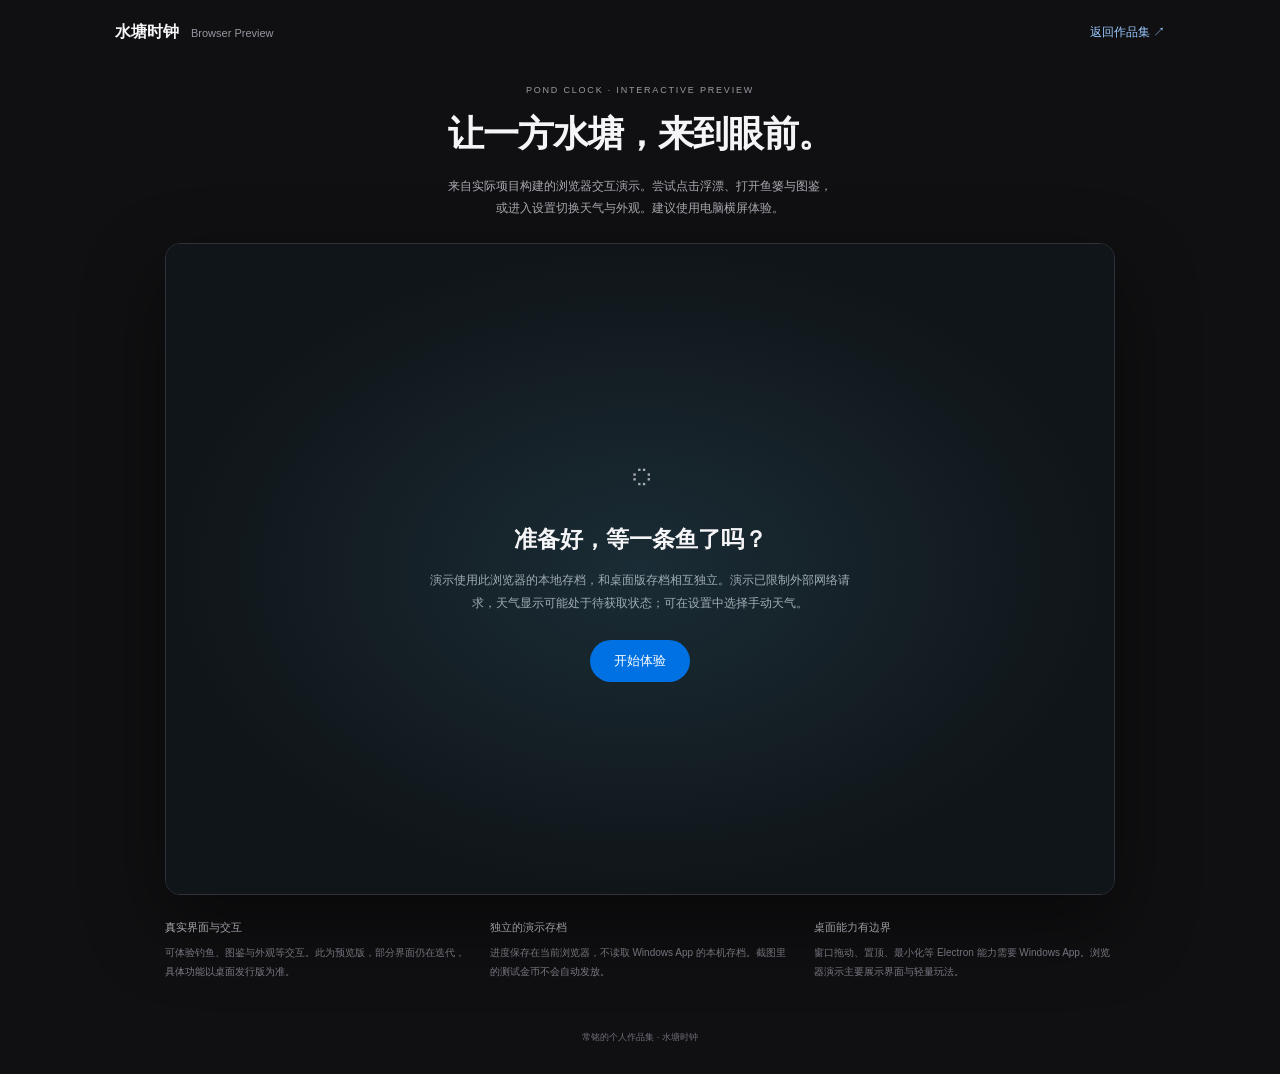
<file: pond-demo/index.html>
<!doctype html>
<html lang="zh-CN"><head><meta charset="utf-8"><meta name="viewport" content="width=device-width,initial-scale=1"><title>水塘时钟 · 浏览器交互演示</title><meta name="description" content="水塘时钟的浏览器交互体验。本地演示存档，与 Windows 桌面版分离。"><style>*{box-sizing:border-box}body{margin:0;font-family:-apple-system,BlinkMacSystemFont,'Segoe UI','Microsoft YaHei',sans-serif;background:#101012;color:#f5f5f7;-webkit-font-smoothing:antialiased}.header{max-width:1100px;margin:auto;padding:22px 25px;display:flex;justify-content:space-between;align-items:center;gap:20px}a{color:#99c9ff;text-decoration:none;font-size:12px}.brand{font-weight:600;font-size:16px}.brand span{font-weight:400;font-size:11px;color:#9696a0;margin-left:12px}.content{max-width:1000px;padding:20px 25px 40px;margin:auto}.intro{max-width:660px;margin:0 auto 24px;text-align:center}.eyebrow{font-size:9px;color:#9a9aa4;letter-spacing:1.8px;margin:0 0 15px}h1{font-size:36px;letter-spacing:-1px;margin:0 0 17px}.intro>p:last-child{font-size:12px;color:#aaaab3;line-height:1.8;margin:0}.demo-frame{background:#090d12;border:1px solid #31313a;border-radius:15px;overflow:hidden;min-height:650px;position:relative;box-shadow:0 30px 80px #0007}.launch{min-height:650px;padding:50px 25px;display:flex;flex-direction:column;align-items:center;justify-content:center;background:radial-gradient(ellipse at center,#1a2c35,#101519 70%)}.launch-symbol{font-size:38px;opacity:.65;margin-bottom:25px}.launch h2{font-size:23px;margin:0 0 14px}.launch p{font-size:12px;color:#a0aeb4;line-height:1.9;text-align:center;max-width:420px;margin:0 0 25px}.launch button{font:inherit;font-size:13px;color:white;background:#0071e3;border:0;border-radius:25px;padding:12px 24px;cursor:pointer}.launch button:focus-visible,a:focus-visible{outline:3px solid #2997ff;outline-offset:5px}iframe{display:block;width:100%;height:740px;border:0;background:#020817}.notes{display:grid;grid-template-columns:repeat(3,1fr);gap:24px;margin:25px 0 0}.notes h3{font-size:11px;font-weight:500;margin:0 0 8px;color:#c6c6ce}.notes p{font-size:10px;color:#81818d;line-height:1.9;margin:0}.footer{text-align:center;font-size:9px;color:#6e6e7b;padding:10px 25px 30px}@media(max-width:640px){.header{padding:20px}.brand span{display:block;margin:5px 0 0;font-size:9px}.content{padding:17px 14px 25px}h1{font-size:28px}.intro{padding:0 10px}.intro>p:last-child{font-size:11px}.demo-frame,.launch{min-height:600px}.launch h2{font-size:20px}.launch p{font-size:11px}iframe{height:720px}.notes{gap:18px;grid-template-columns:1fr;padding:0 8px}.notes h3{font-size:12px}.notes p{font-size:11px}}</style></head><body><header class="header"><div class="brand">水塘时钟<span>Browser Preview</span></div><a href="../">返回作品集 ↗</a></header><main class="content"><div class="intro"><p class="eyebrow">POND CLOCK · INTERACTIVE PREVIEW</p><h1>让一方水塘，来到眼前。</h1><p>来自实际项目构建的浏览器交互演示。尝试点击浮漂、打开鱼篓与图鉴，<br>或进入设置切换天气与外观。建议使用电脑横屏体验。</p></div><div class="demo-frame" id="demo-frame"><div class="launch"><span class="launch-symbol" aria-hidden="true">◌</span><h2>准备好，等一条鱼了吗？</h2><p>演示使用此浏览器的本地存档，和桌面版存档相互独立。演示已限制外部网络请求，天气显示可能处于待获取状态；可在设置中选择手动天气。</p><button type="button" id="launch-demo">开始体验</button></div></div><div class="notes"><div><h3>真实界面与交互</h3><p>可体验钓鱼、图鉴与外观等交互。此为预览版，部分界面仍在迭代，具体功能以桌面发行版为准。</p></div><div><h3>独立的演示存档</h3><p>进度保存在当前浏览器，不读取 Windows App 的本机存档。截图里的测试金币不会自动发放。</p></div><div><h3>桌面能力有边界</h3><p>窗口拖动、置顶、最小化等 Electron 能力需要 Windows App。浏览器演示主要展示界面与轻量玩法。</p></div></div></main><footer class="footer">常铭的个人作品集 · 水塘时钟</footer><script>document.querySelector('#launch-demo').addEventListener('click',()=>{const frame=document.createElement('iframe');frame.title='水塘时钟浏览器交互体验';frame.src='app/';frame.setAttribute('sandbox','allow-scripts allow-same-origin allow-downloads');document.querySelector('#demo-frame').replaceChildren(frame)});</script></body></html>
</file>
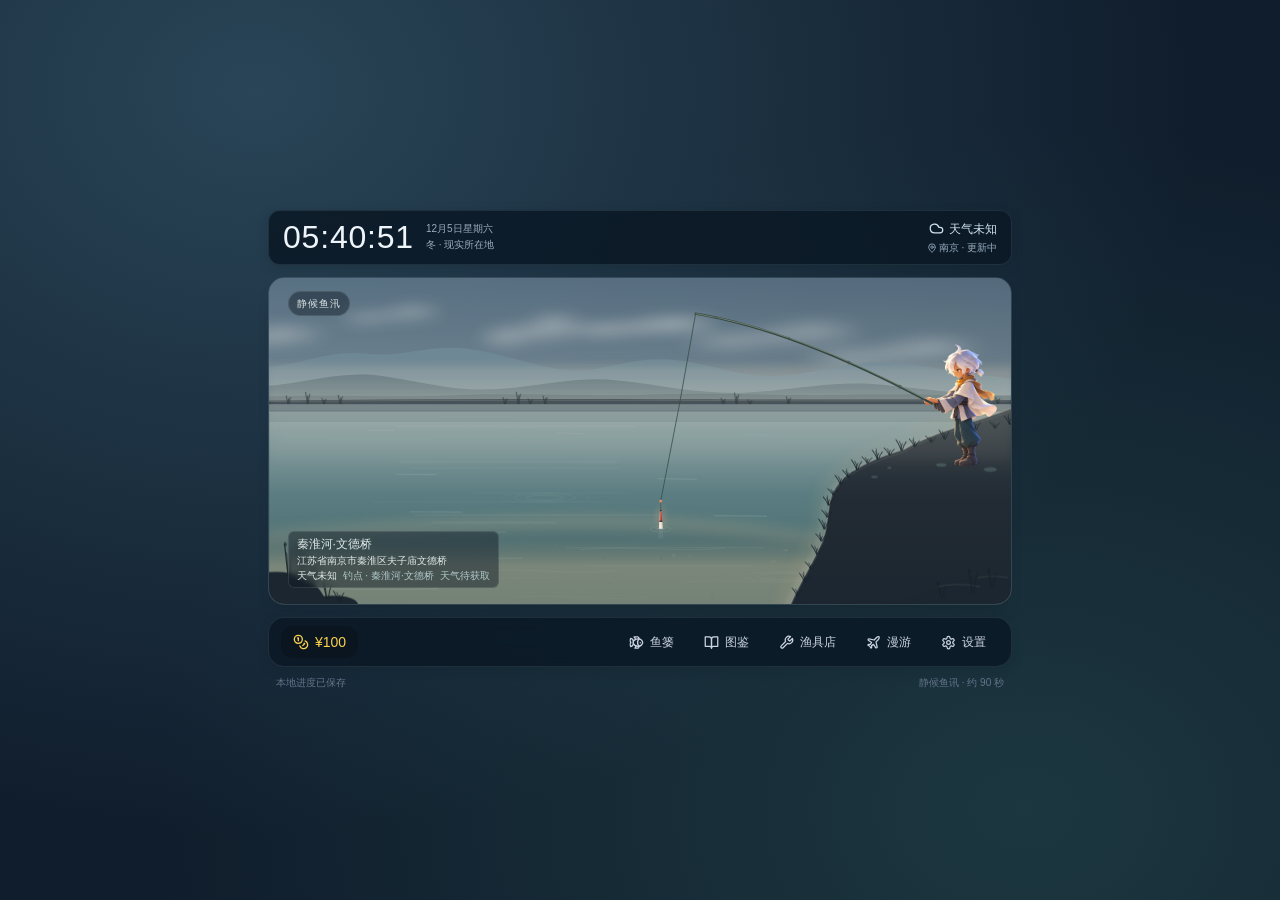
<file: pond-demo/app/index.html>
<!DOCTYPE html>
<html lang="zh-CN" class="dark">
  <head>
    <meta charset="UTF-8" /><meta http-equiv="Content-Security-Policy" content="connect-src 'none';" />
    <meta name="viewport" content="width=device-width, initial-scale=1, maximum-scale=1, user-scalable=no, viewport-fit=cover" />
    <title>水塘时钟 · 桌面挂机钓鱼</title>
    <meta name="description" content="一个常驻桌面的 2D 剪影钓鱼水塘：挂机等待、浮漂下沉、按中国水系收集鱼种。" />
    <meta name="theme-color" content="#020817" />
    <link rel="icon" type="image/svg+xml" href="./icon.svg">
    <script type="module" crossorigin src="./assets/index-CFL_QAh9.js"></script>
    <link rel="stylesheet" crossorigin href="./assets/index-U5ravQ2H.css">
  </head>
  <body>
    <div id="root"></div>
  </body>
</html>
</file>
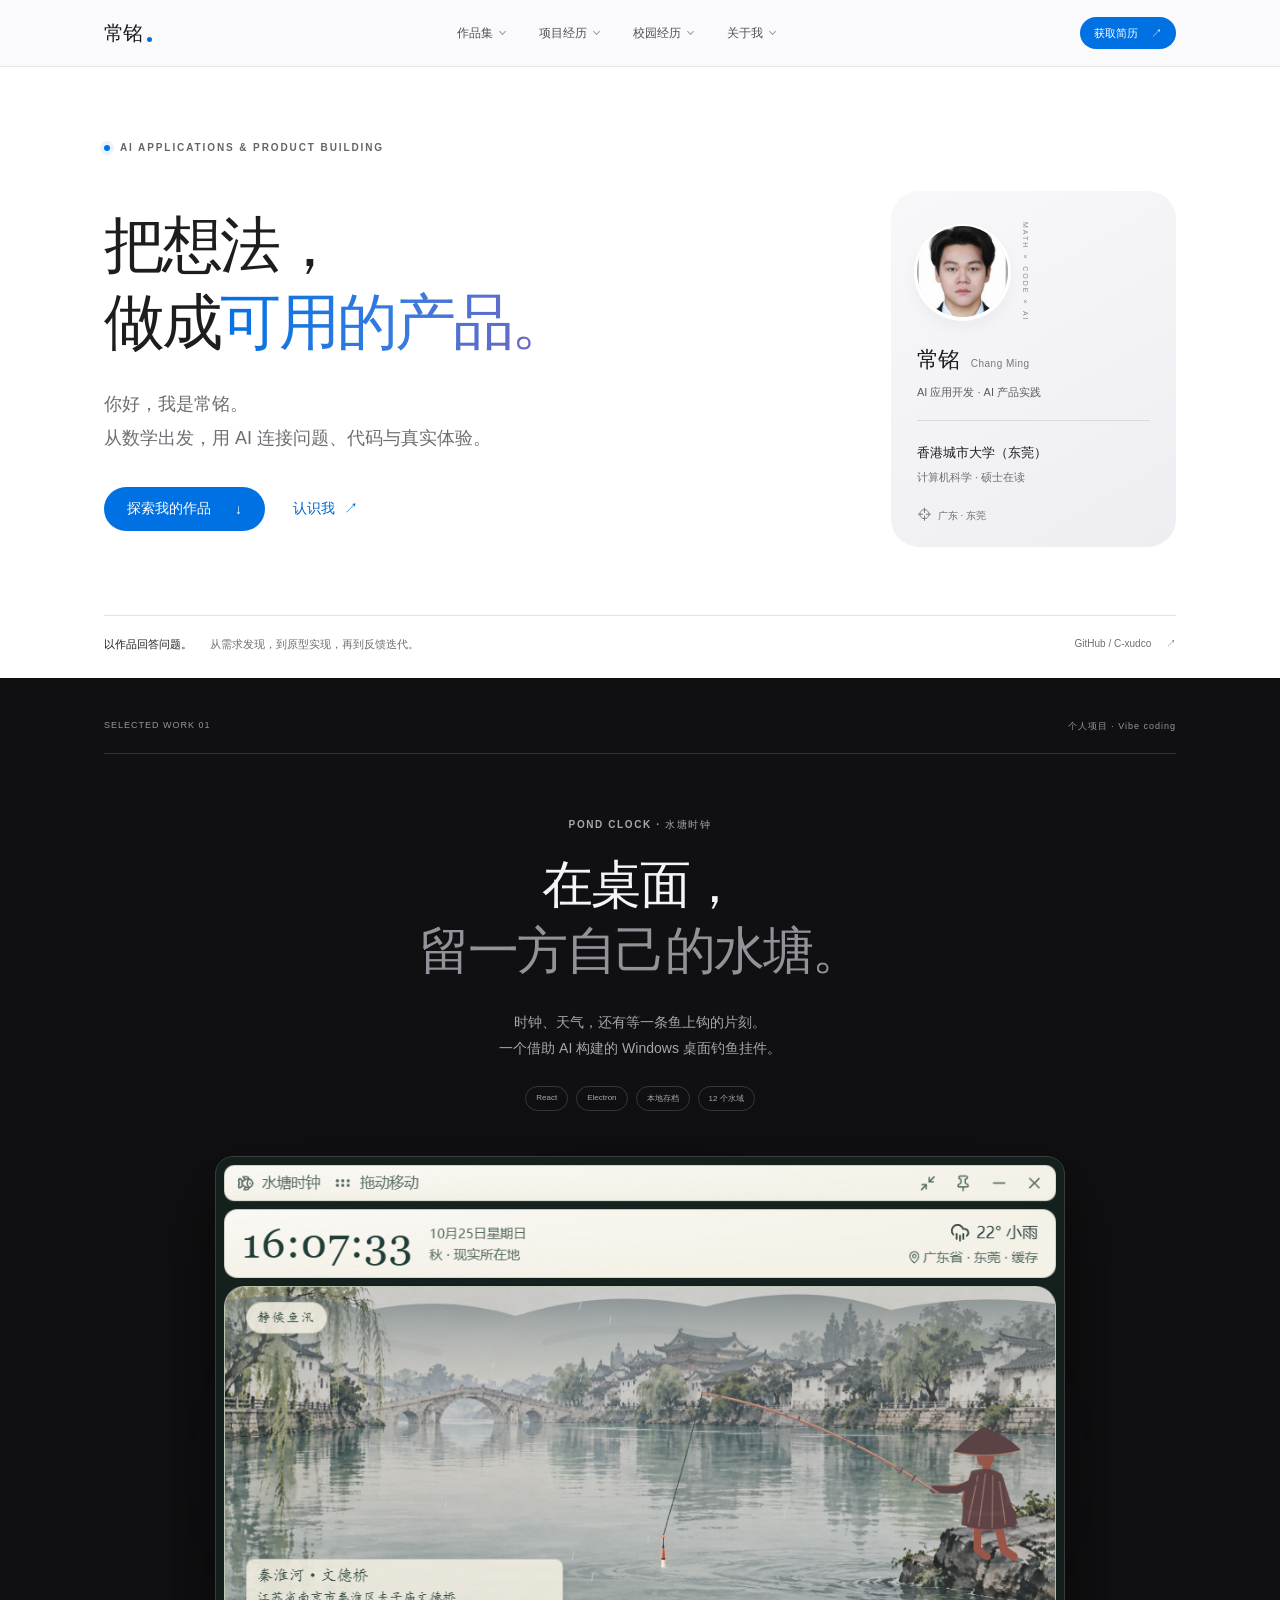
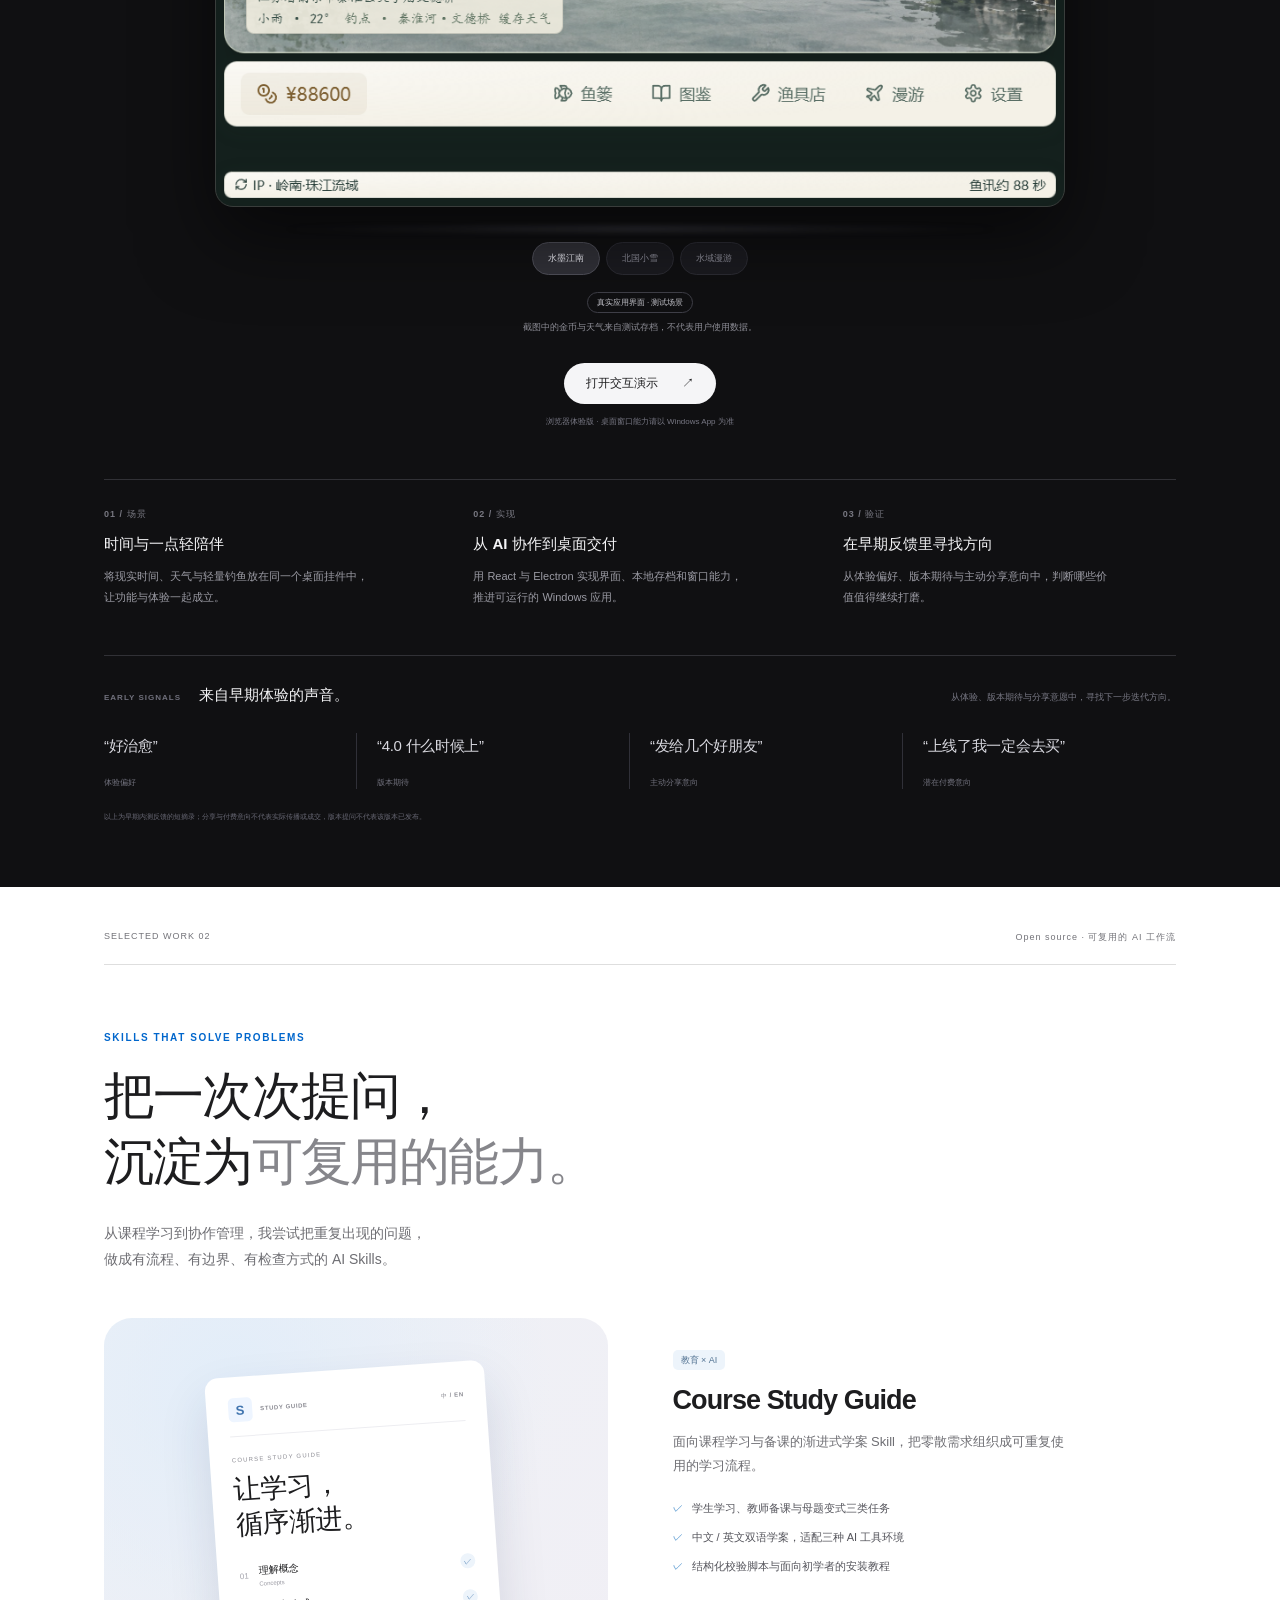
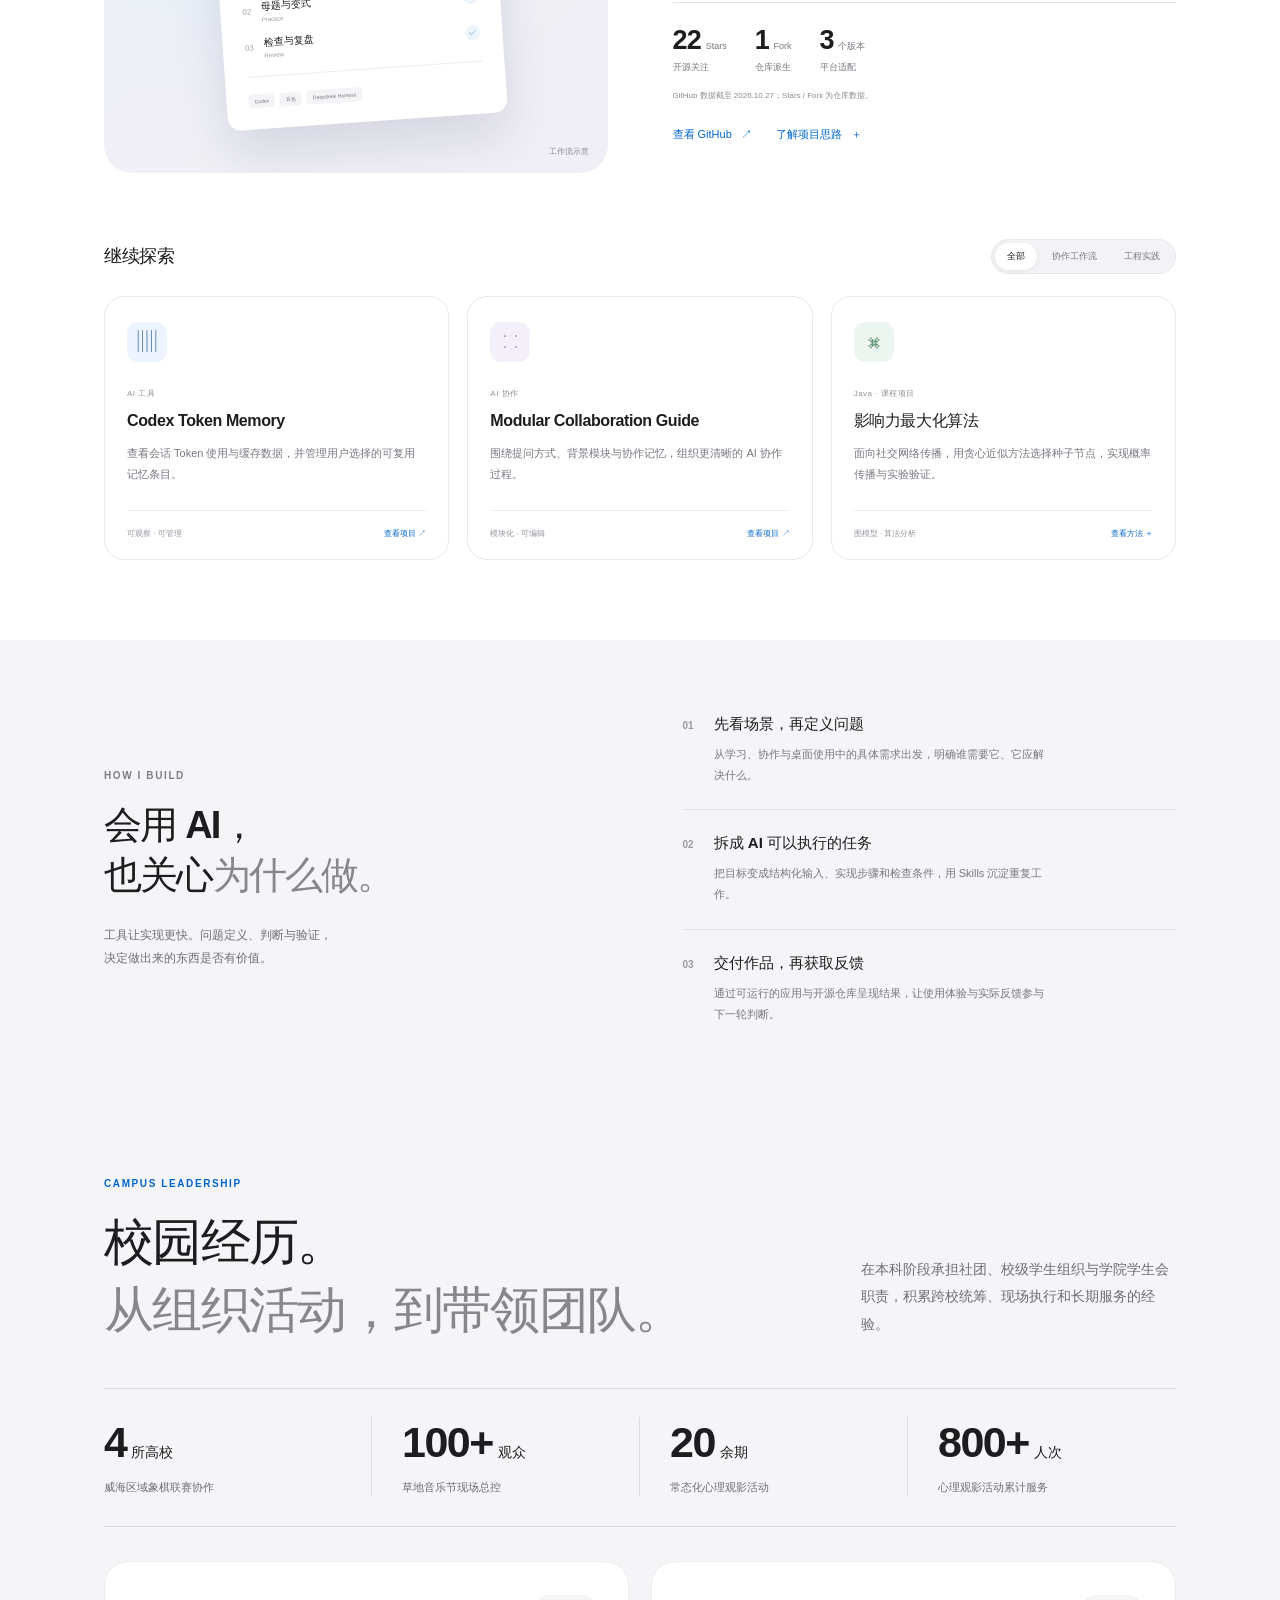
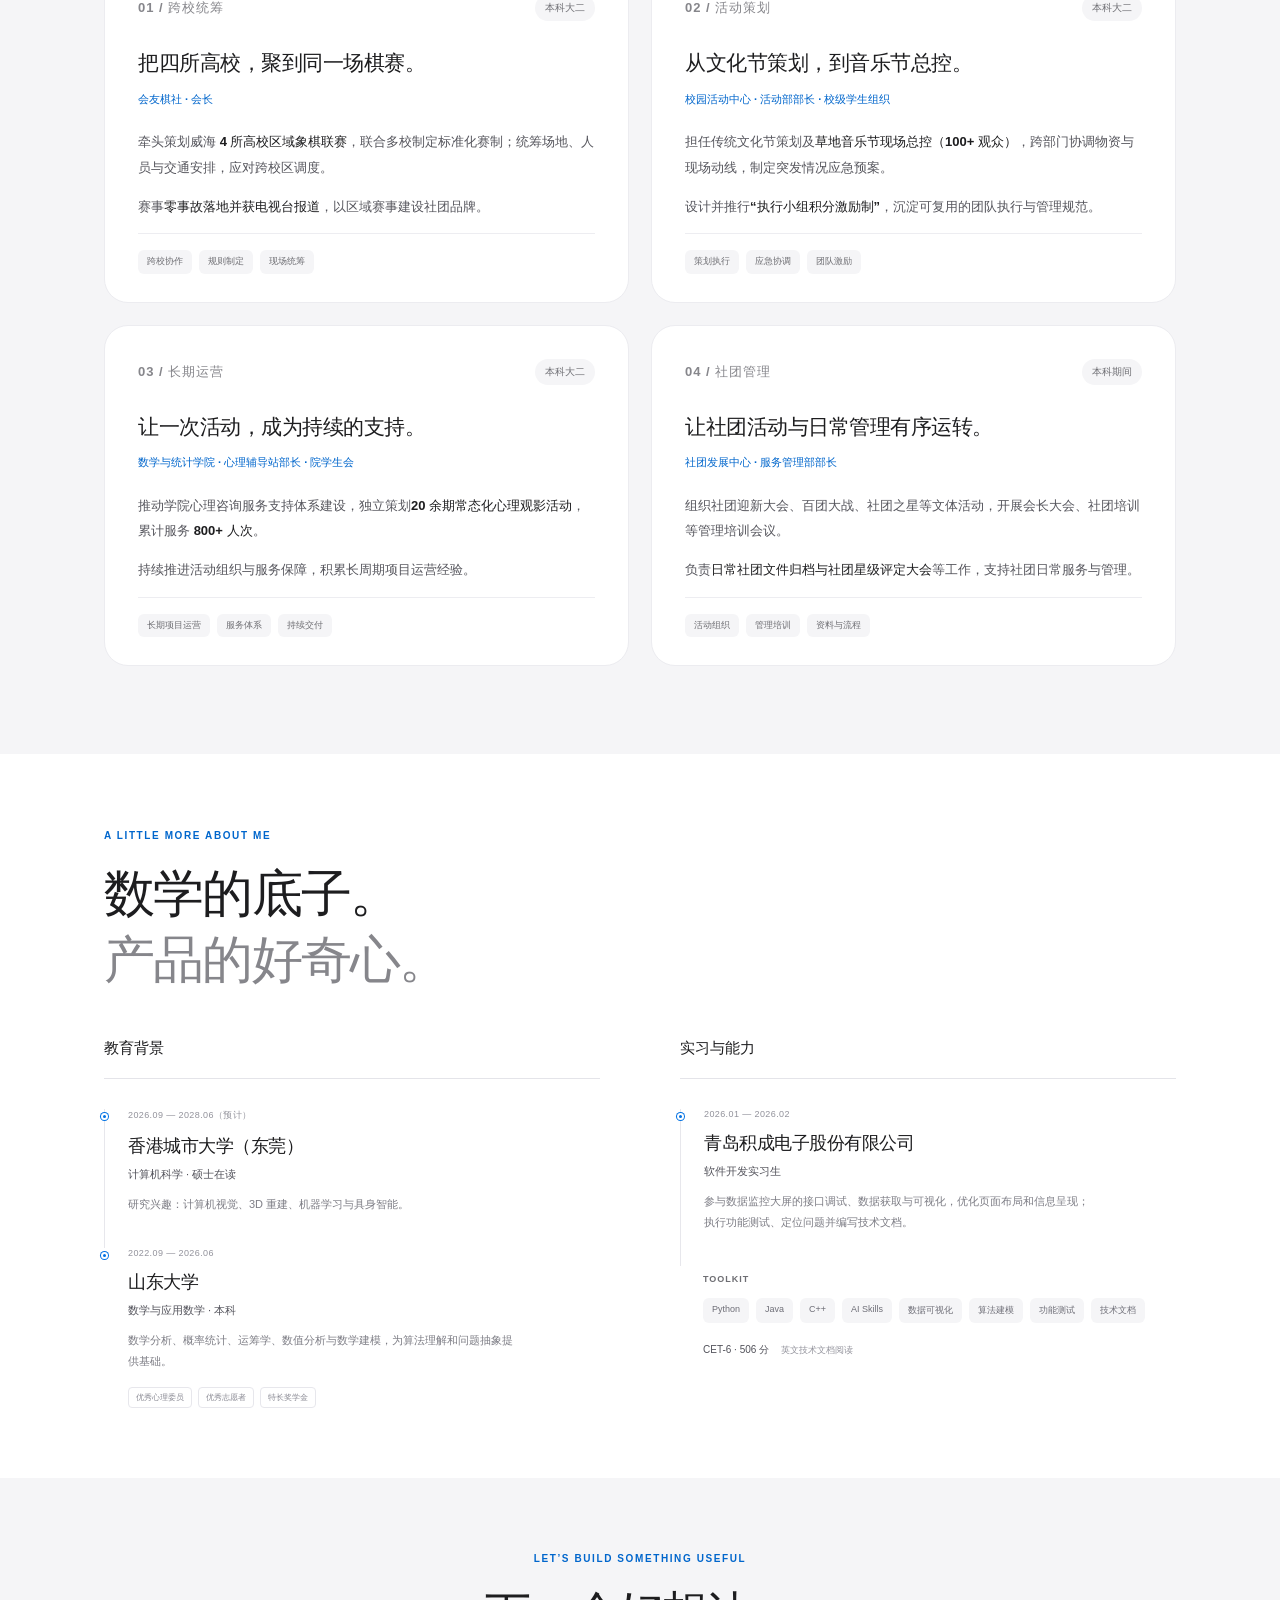
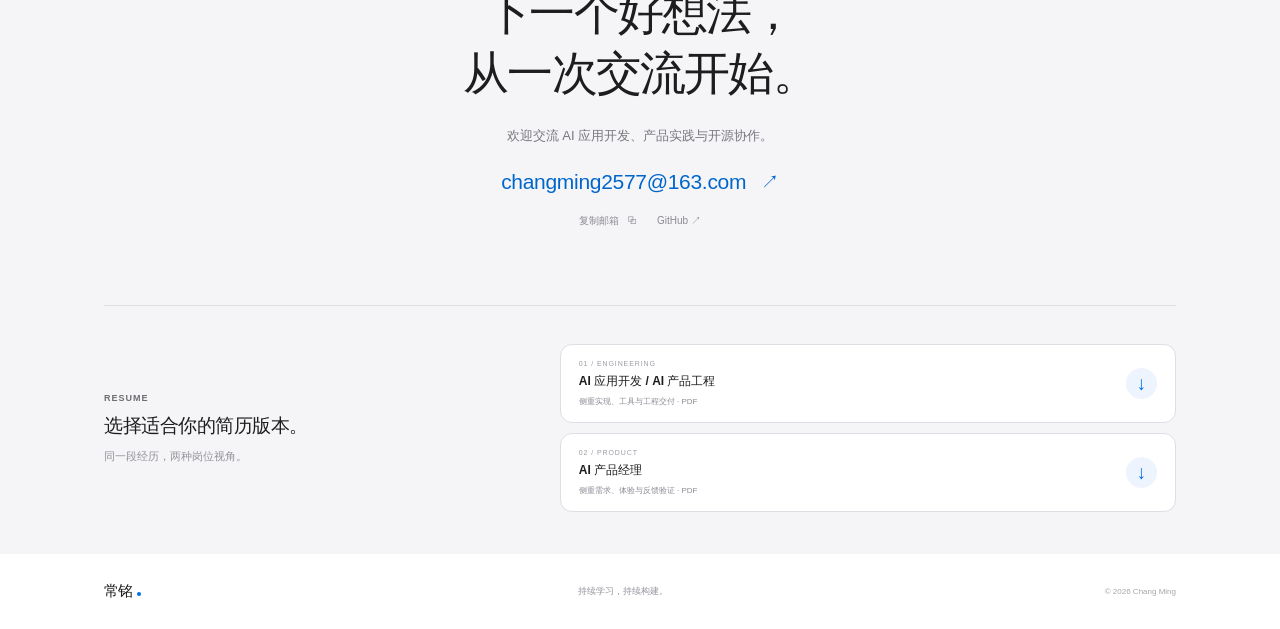
<file: classic.html>
<!doctype html>
<html lang="zh-CN">
<head>
  <meta charset="utf-8">
  <meta name="viewport" content="width=device-width, initial-scale=1">
  <meta name="theme-color" content="#f5f5f7">
  <meta name="description" content="常铭的个人作品集。关注 AI 应用开发与产品实践，展示桌面时钟、学案 Skill、开源工具、校园组织与教育实习经历。">
  <title>常铭 · 把想法做成可用的产品</title>
  <link rel="icon" type="image/svg+xml" href="assets/favicon.svg">
  <link rel="stylesheet" href="styles.css">
  <link rel="stylesheet" href="campus.css">
  <link rel="stylesheet" href="navigation.css">
  <script defer src="app.js"></script>
  <script defer src="navigation.js"></script>
</head>
<body>
  <a class="skip-link" href="#main">跳到内容</a>
  <header class="global-header" data-mobile-open="false" data-panel-open="false">
  <nav class="global-nav" aria-label="主导航">
    <div class="global-bar">
      <a class="global-wordmark" href="#top" aria-label="常铭，返回首页">常铭<span class="global-wordmark-dot" aria-hidden="true"></span></a>
      <div class="global-navigation" id="global-navigation">
        <ul class="global-menu-list">
          <li class="global-nav-item">
            <button class="global-trigger" id="global-trigger-work" type="button" aria-expanded="false" aria-controls="global-panel-work">作品集<span class="global-chevron" aria-hidden="true"></span></button>
            <section class="global-panel" id="global-panel-work" aria-labelledby="global-trigger-work" aria-hidden="true" hidden inert>
              <div class="global-panel-inner">
                <div class="global-panel-primary"><p class="global-label">探索作品</p><a href="#work">水塘时钟<span aria-hidden="true">↗</span></a><a href="#skills">开源 Skills<span aria-hidden="true">↗</span></a><a href="#project-grid">更多作品<span aria-hidden="true">↗</span></a></div>
                <div class="global-panel-secondary"><p class="global-label">快速开始</p><a href="pond-demo/">体验水塘时钟</a><a href="#skills">了解学案 Skill</a><a href="#resume">获取两版简历</a></div>
                <div class="global-panel-note"><span class="global-note-mark" aria-hidden="true">↗</span><p class="global-note-title">把想法做成作品。</p><p>从日常场景出发，用可运行的应用与可复用的工具呈现思考。</p><a href="#work" class="global-note-link">开始探索 <span aria-hidden="true">→</span></a></div>
              </div>
            </section>
          </li>
          <li class="global-nav-item">
            <button class="global-trigger" id="global-trigger-projects" type="button" aria-expanded="false" aria-controls="global-panel-projects">项目经历<span class="global-chevron" aria-hidden="true"></span></button>
            <section class="global-panel" id="global-panel-projects" aria-labelledby="global-trigger-projects" aria-hidden="true" hidden inert>
              <div class="global-panel-inner">
                <div class="global-panel-primary"><p class="global-label">项目与实践</p><a href="#work">桌面应用开发<span aria-hidden="true">↗</span></a><a href="#skills">AI 工作流设计<span aria-hidden="true">↗</span></a><a href="#project-grid">算法研究与实现<span aria-hidden="true">↗</span></a></div>
                <div class="global-panel-secondary"><p class="global-label">工程经历</p><a href="#internship">软件开发实习</a><a href="#project-grid">查看工具作品</a><a href="pond-demo/">打开交互演示</a></div>
                <div class="global-panel-note"><span class="global-note-mark global-note-code" aria-hidden="true">&lt;/&gt;</span><p class="global-note-title">从定义问题，到实现。</p><p>关注需求、交互、工程实现与反馈，让每一步都指向具体的使用场景。</p><a href="#internship" class="global-note-link">了解实践经历 <span aria-hidden="true">→</span></a></div>
              </div>
            </section>
          </li>
          <li class="global-nav-item">
            <button class="global-trigger" id="global-trigger-campus" type="button" aria-expanded="false" aria-controls="global-panel-campus">校园经历<span class="global-chevron" aria-hidden="true"></span></button>
            <section class="global-panel" id="global-panel-campus" aria-labelledby="global-trigger-campus" aria-hidden="true" hidden inert>
              <div class="global-panel-inner">
                <div class="global-panel-primary"><p class="global-label">课堂之外</p><a href="#campus">校园经历概览<span aria-hidden="true">↗</span></a><a href="#campus-chess">跨校象棋联赛<span aria-hidden="true">↗</span></a><a href="#campus-events">校园活动策划<span aria-hidden="true">↗</span></a></div>
                <div class="global-panel-secondary"><p class="global-label">参与与连接</p><a href="#campus-wellbeing">心理辅导站</a><a href="#campus-clubs">社团服务管理</a><a href="#journey">教育背景</a></div>
                <div class="global-panel-note"><span class="global-note-mark global-note-orbit" aria-hidden="true"><i></i><i></i><i></i></span><p class="global-note-title">在参与中，理解协作。</p><p>校园里的组织、交流与服务，也是发现需求和理解他人的起点。</p><a href="#campus" class="global-note-link">走进校园经历 <span aria-hidden="true">→</span></a></div>
              </div>
            </section>
          </li>
          <li class="global-nav-item">
            <button class="global-trigger" id="global-trigger-about" type="button" aria-expanded="false" aria-controls="global-panel-about">关于我<span class="global-chevron" aria-hidden="true"></span></button>
            <section class="global-panel" id="global-panel-about" aria-labelledby="global-trigger-about" aria-hidden="true" hidden inert>
              <div class="global-panel-inner">
                <div class="global-panel-primary"><p class="global-label">认识常铭</p><a href="#journey">教育背景<span aria-hidden="true">↗</span></a><a href="#internship">实习经历<span aria-hidden="true">↗</span></a><a href="#contact">联系我<span aria-hidden="true">↗</span></a></div>
                <div class="global-panel-secondary"><p class="global-label">进一步了解</p><a href="#resume">AI 应用开发简历</a><a href="#resume">AI 产品经理简历</a><a href="#top">返回个人介绍</a></div>
                <div class="global-panel-note"><span class="global-note-mark global-note-initial" aria-hidden="true">CM</span><p class="global-note-title">数学、代码，与好奇心。</p><p>从数学到计算机科学，持续学习，也持续把新的想法付诸实践。</p><a href="#contact" class="global-note-link">开始一次交流 <span aria-hidden="true">→</span></a></div>
              </div>
            </section>
          </li>
        </ul>
      </div>
      <a class="global-resume" href="#resume">获取简历<span aria-hidden="true">↗</span></a>
      <button class="global-mobile-toggle" type="button" aria-controls="global-navigation" aria-expanded="false" aria-label="展开导航"><span></span><span></span></button>
    </div>
  </nav>
</header>

  <main id="main">
    <section class="hero wrap" id="top">
      <div class="hero-kicker"><span class="status-dot"></span> AI APPLICATIONS & PRODUCT BUILDING</div>
      <div class="hero-grid">
        <div class="hero-copy">
          <h1>把想法，<br>做成<span class="gradient-text">可用的产品。</span></h1>
          <p class="hero-intro">你好，我是常铭。<br>从数学出发，用 AI 连接问题、代码与真实体验。</p>
          <div class="hero-actions"><a class="button primary" href="#work">探索我的作品 <span aria-hidden="true">↓</span></a><a class="text-link" href="#journey">认识我 <span aria-hidden="true">↗</span></a></div>
        </div>
        <aside class="profile" aria-label="个人简介">
          <div class="portrait-orbit"><div class="portrait-frame"><img src="assets/changming.png" alt="常铭的个人照片" width="110" height="136"></div><span class="orbit-label">MATH × CODE × AI</span></div>
          <p class="profile-name">常铭 <span>Chang Ming</span></p>
          <p class="profile-role">AI 应用开发 · AI 产品实践</p>
          <div class="profile-rule"></div>
          <p class="profile-school">香港城市大学（东莞）<br><span>计算机科学 · 硕士在读</span></p>
          <p class="profile-location"><span aria-hidden="true">⌖</span> 广东 · 东莞</p>
        </aside>
      </div>
      <div class="hero-bottom"><p>以作品回答问题。<span>从需求发现，到原型实现，再到反馈迭代。</span></p><a href="https://github.com/C-xudco" target="_blank" rel="noopener noreferrer" class="github-link">GitHub / C-xudco <span aria-hidden="true">↗</span></a></div>
    </section>

    <section class="clock-section" id="work" aria-labelledby="clock-title">
      <div class="wrap">
        <div class="section-topline"><span>SELECTED WORK 01</span><span>个人项目 · Vibe coding</span></div>
        <div class="clock-heading reveal"><p class="eyebrow">POND CLOCK · 水塘时钟</p><h2 id="clock-title">在桌面，<br><span>留一方自己的水塘。</span></h2><p class="section-description">时钟、天气，还有等一条鱼上钩的片刻。<br>一个借助 AI 构建的 Windows 桌面钓鱼挂件。</p><div class="clock-product-tags"><span>React</span><span>Electron</span><span>本地存档</span><span>12 个水域</span></div></div>
        <div class="clock-stage reveal">
          <div class="ambient-glow"></div>
          <figure class="pond-preview"><img id="pond-screenshot" src="assets/pond-jiangnan.png" alt="水塘时钟实际应用界面：秦淮河文德桥的水墨场景，包含时钟、天气和钓鱼交互" width="960" height="735" loading="lazy"><figcaption class="sr-only" id="pond-screenshot-caption">秦淮河 · 水墨江南</figcaption></figure>
          <div class="window-pedestal" aria-hidden="true"></div>
        </div>
        <div class="scene-switcher" role="group" aria-label="切换应用截图"><button class="active" type="button" data-scene="jiangnan" aria-pressed="true">水墨江南</button><button type="button" data-scene="dongbei" aria-pressed="false">北国小雪</button><button type="button" data-scene="journey" aria-pressed="false">水域漫游</button></div>
        <div class="demo-caption"><span class="demo-badge">真实应用界面 · 测试场景</span><p>截图中的金币与天气来自测试存档，不代表用户使用数据。</p></div>
        <div class="pond-demo-action"><a class="button pond-demo-button" href="pond-demo/" target="_blank" rel="noopener noreferrer">打开交互演示 <span aria-hidden="true">↗</span></a><span>浏览器体验版 · 桌面窗口能力请以 Windows App 为准</span></div>
        <div class="clock-story"><div><p class="mini-label">01 / 场景</p><h3>时间与一点轻陪伴</h3><p>将现实时间、天气与轻量钓鱼放在同一个桌面挂件中，让功能与体验一起成立。</p></div><div><p class="mini-label">02 / 实现</p><h3>从 AI 协作到桌面交付</h3><p>用 React 与 Electron 实现界面、本地存档和窗口能力，推进可运行的 Windows 应用。</p></div><div><p class="mini-label">03 / 验证</p><h3>在早期反馈里寻找方向</h3><p>从体验偏好、版本期待与主动分享意向中，判断哪些价值值得继续打磨。</p></div></div>
        <div class="feedback-section"><div class="feedback-heading"><p class="mini-label">EARLY SIGNALS</p><h3>来自早期体验的声音。</h3><p>从体验、版本期待与分享意愿中，寻找下一步迭代方向。</p></div><div class="feedback-quotes"><blockquote><p>“好治愈”</p><cite>体验偏好</cite></blockquote><blockquote><p>“4.0 什么时候上”</p><cite>版本期待</cite></blockquote><blockquote><p>“发给几个好朋友”</p><cite>主动分享意向</cite></blockquote><blockquote><p>“上线了我一定会去买”</p><cite>潜在付费意向</cite></blockquote></div><p class="feedback-note">以上为早期内测反馈的短摘录；分享与付费意向不代表实际传播或成交，版本提问不代表该版本已发布。</p></div>
      </div>
    </section>

    <section class="skills-section wrap" id="skills" aria-labelledby="skills-title">
      <div class="section-topline"><span>SELECTED WORK 02</span><span>Open source · 可复用的 AI 工作流</span></div>
      <div class="section-heading reveal"><p class="eyebrow blue-text">SKILLS THAT SOLVE PROBLEMS</p><h2 id="skills-title">把一次次提问，<br>沉淀为<span class="muted-text">可复用的能力。</span></h2><p>从课程学习到协作管理，我尝试把重复出现的问题，<br class="desktop-only">做成有流程、有边界、有检查方式的 AI Skills。</p></div>
      <article class="featured-skill reveal">
        <div class="skill-visual" aria-label="学案 Skill 工作流示意">
          <div class="lesson-document"><div class="doc-top"><span class="doc-symbol">S</span><span>STUDY GUIDE</span><span class="doc-lang">中 / EN</span></div><p class="doc-eyebrow">COURSE STUDY GUIDE</p><h3>让学习，<br>循序渐进。</h3><div class="doc-steps"><div><span>01</span><p>理解概念<small>Concepts</small></p><i>✓</i></div><div><span>02</span><p>母题与变式<small>Practice</small></p><i>✓</i></div><div><span>03</span><p>检查与复盘<small>Review</small></p><i>✓</i></div></div><div class="doc-footer"><span>Codex</span><span>豆包</span><span>DeepSeek Harness</span></div></div>
          <span class="visual-note">工作流示意</span>
        </div>
        <div class="featured-copy"><span class="pill">教育 × AI</span><h3>Course Study Guide</h3><p class="skill-summary">面向课程学习与备课的渐进式学案 Skill，把零散需求组织成可重复使用的学习流程。</p><ul class="check-list"><li>学生学习、教师备课与母题变式三类任务</li><li>中文 / 英文双语学案，适配三种 AI 工具环境</li><li>结构化校验脚本与面向初学者的安装教程</li></ul><div class="repo-stats"><div><strong>22<span> Stars</span></strong><p>开源关注</p></div><div><strong>1<span> Fork</span></strong><p>仓库派生</p></div><div><strong>3<span> 个版本</span></strong><p>平台适配</p></div></div><p class="stats-date">GitHub 数据截至 2026.10.27；Stars / Fork 为仓库数据。</p><div class="skill-links"><a class="text-link" href="https://github.com/C-xudco/course-study-guide" target="_blank" rel="noopener noreferrer">查看 GitHub <span aria-hidden="true">↗</span></a><button class="text-link case-trigger" data-case="study" type="button">了解项目思路 <span aria-hidden="true">＋</span></button></div></div>
      </article>
      <div class="more-work-header"><h3>继续探索</h3><div class="project-filters" role="group" aria-label="作品筛选"><button type="button" class="active" data-filter="all" aria-pressed="true">全部</button><button type="button" data-filter="workflow" aria-pressed="false">协作工作流</button><button type="button" data-filter="engineering" aria-pressed="false">工程实践</button></div></div>
      <div class="project-grid" id="project-grid">
        <article class="project-card" data-category="workflow"><div class="project-icon token-icon" aria-hidden="true"><span>▥</span></div><span class="project-type">AI 工具</span><h3>Codex Token Memory</h3><p>查看会话 Token 使用与缓存数据，并管理用户选择的可复用记忆条目。</p><div class="project-card-bottom"><span>可观察 · 可管理</span><a href="https://github.com/C-xudco/codex-token-memory" target="_blank" rel="noopener noreferrer" aria-label="在 GitHub 查看 Codex Token Memory">查看项目 ↗</a></div></article>
        <article class="project-card" data-category="workflow"><div class="project-icon modules-icon" aria-hidden="true"><span></span><span></span><span></span><span></span></div><span class="project-type">AI 协作</span><h3>Modular Collaboration Guide</h3><p>围绕提问方式、背景模块与协作记忆，组织更清晰的 AI 协作过程。</p><div class="project-card-bottom"><span>模块化 · 可编辑</span><a href="https://github.com/C-xudco/modular-collaboration-guide" target="_blank" rel="noopener noreferrer" aria-label="在 GitHub 查看 Modular Collaboration Guide">查看项目 ↗</a></div></article>
        <article class="project-card" data-category="engineering"><div class="project-icon graph-icon" aria-hidden="true"><span>⌘</span></div><span class="project-type">Java · 课程项目</span><h3>影响力最大化算法</h3><p>面向社交网络传播，用贪心近似方法选择种子节点，实现概率传播与实验验证。</p><div class="project-card-bottom"><span>图模型 · 算法分析</span><button type="button" class="case-trigger" data-case="algorithm">查看方法 ＋</button></div></article>
      </div>
      <p class="filter-status sr-only" id="filter-status" aria-live="polite"></p>
    </section>

    <section class="approach-section">
      <div class="wrap approach-grid"><div class="approach-heading reveal"><p class="eyebrow">HOW I BUILD</p><h2>会用 AI，<br>也关心<span class="muted-text">为什么做。</span></h2><p>工具让实现更快。问题定义、判断与验证，<br>决定做出来的东西是否有价值。</p></div><ol class="approach-list"><li><span>01</span><div><h3>先看场景，再定义问题</h3><p>从学习、协作与桌面使用中的具体需求出发，明确谁需要它、它应解决什么。</p></div></li><li><span>02</span><div><h3>拆成 AI 可以执行的任务</h3><p>把目标变成结构化输入、实现步骤和检查条件，用 Skills 沉淀重复工作。</p></div></li><li><span>03</span><div><h3>交付作品，再获取反馈</h3><p>通过可运行的应用与开源仓库呈现结果，让使用体验与实际反馈参与下一轮判断。</p></div></li></ol></div>
    </section>

    <section class="campus-section" id="campus" aria-labelledby="campus-title">
      <div class="wrap">
        <div class="campus-heading">
          <div><p class="eyebrow blue-text">CAMPUS LEADERSHIP</p><h2 id="campus-title">校园经历。<br><span>从组织活动，到带领团队。</span></h2></div>
          <p class="campus-intro">在本科阶段承担社团、校级学生组织与学院学生会职责，积累跨校统筹、现场执行和长期服务的经验。</p>
        </div>
        <div class="campus-metrics" aria-label="校园活动成果">
          <div class="campus-metric"><strong>4<span>所高校</span></strong><p>威海区域象棋联赛协作</p></div>
          <div class="campus-metric"><strong>100+<span>观众</span></strong><p>草地音乐节现场总控</p></div>
          <div class="campus-metric"><strong>20<span>余期</span></strong><p>常态化心理观影活动</p></div>
          <div class="campus-metric"><strong>800+<span>人次</span></strong><p>心理观影活动累计服务</p></div>
        </div>
        <div class="campus-stories">
          <article class="campus-story" id="campus-chess">
            <div class="campus-story-top"><span class="campus-story-index">01 / 跨校统筹</span><span class="campus-period">本科大二</span></div>
            <h3>把四所高校，聚到同一场棋赛。</h3>
            <p class="campus-role">会友棋社 · 会长</p>
            <p class="campus-detail">牵头策划威海 <strong>4 所高校区域象棋联赛</strong>，联合多校制定标准化赛制；统筹场地、人员与交通安排，应对跨校区调度。</p>
            <p class="campus-detail">赛事<strong>零事故落地并获电视台报道</strong>，以区域赛事建设社团品牌。</p>
            <div class="campus-outcome" aria-label="能力侧重"><span>跨校协作</span><span>规则制定</span><span>现场统筹</span></div>
          </article>
          <article class="campus-story" id="campus-events">
            <div class="campus-story-top"><span class="campus-story-index">02 / 活动策划</span><span class="campus-period">本科大二</span></div>
            <h3>从文化节策划，到音乐节总控。</h3>
            <p class="campus-role">校园活动中心 · 活动部部长 · 校级学生组织</p>
            <p class="campus-detail">担任传统文化节策划及<strong>草地音乐节现场总控（100+ 观众）</strong>，跨部门协调物资与现场动线，制定突发情况应急预案。</p>
            <p class="campus-detail">设计并推行<strong>“执行小组积分激励制”</strong>，沉淀可复用的团队执行与管理规范。</p>
            <div class="campus-outcome" aria-label="能力侧重"><span>策划执行</span><span>应急协调</span><span>团队激励</span></div>
          </article>
          <article class="campus-story" id="campus-wellbeing">
            <div class="campus-story-top"><span class="campus-story-index">03 / 长期运营</span><span class="campus-period">本科大二</span></div>
            <h3>让一次活动，成为持续的支持。</h3>
            <p class="campus-role">数学与统计学院 · 心理辅导站部长 · 院学生会</p>
            <p class="campus-detail">推动学院心理咨询服务支持体系建设，独立策划<strong>20 余期常态化心理观影活动</strong>，累计服务 <strong>800+ 人次</strong>。</p>
            <p class="campus-detail">持续推进活动组织与服务保障，积累长周期项目运营经验。</p>
            <div class="campus-outcome" aria-label="能力侧重"><span>长期项目运营</span><span>服务体系</span><span>持续交付</span></div>
          </article>
          <article class="campus-story" id="campus-clubs">
            <div class="campus-story-top"><span class="campus-story-index">04 / 社团管理</span><span class="campus-period">本科期间</span></div>
            <h3>让社团活动与日常管理有序运转。</h3>
            <p class="campus-role">社团发展中心 · 服务管理部部长</p>
            <p class="campus-detail">组织社团迎新大会、百团大战、社团之星等文体活动，开展会长大会、社团培训等管理培训会议。</p>
            <p class="campus-detail">负责<strong>日常社团文件归档与社团星级评定大会</strong>等工作，支持社团日常服务与管理。</p>
            <div class="campus-outcome" aria-label="能力侧重"><span>活动组织</span><span>管理培训</span><span>资料与流程</span></div>
          </article>
        </div>
      </div>
    </section>

    <section class="journey-section wrap" id="journey" aria-labelledby="journey-title">
      <div class="section-heading reveal"><p class="eyebrow blue-text">A LITTLE MORE ABOUT ME</p><h2 id="journey-title">数学的底子。<br><span class="muted-text">产品的好奇心。</span></h2></div>
      <div class="journey-grid"><div class="education-panel"><h3 class="timeline-title">教育背景</h3><div class="timeline-item"><span class="timeline-dot"></span><p class="timeline-date">2026.09 — 2028.06（预计）</p><h4>香港城市大学（东莞）</h4><p class="timeline-role">计算机科学 · 硕士在读</p><p class="timeline-description">研究兴趣：计算机视觉、3D 重建、机器学习与具身智能。</p></div><div class="timeline-item"><span class="timeline-dot"></span><p class="timeline-date">2022.09 — 2026.06</p><h4>山东大学</h4><p class="timeline-role">数学与应用数学 · 本科</p><p class="timeline-description">数学分析、概率统计、运筹学、数值分析与数学建模，为算法理解和问题抽象提供基础。</p><div class="honor-tags"><span>优秀心理委员</span><span>优秀志愿者</span><span>特长奖学金</span></div></div></div><div class="experience-panel" id="internship"><h3 class="timeline-title">实习与能力</h3><div class="timeline-item"><span class="timeline-dot"></span><p class="timeline-date">2026.01 — 2026.02</p><h4>青岛积成电子股份有限公司</h4><p class="timeline-role">软件开发实习生</p><p class="timeline-description">参与数据监控大屏的接口调试、数据获取与可视化，优化页面布局和信息呈现；执行功能测试、定位问题并编写技术文档。</p></div><div class="ability-block"><p class="mini-label">TOOLKIT</p><div class="ability-tags"><span>Python</span><span>Java</span><span>C++</span><span>AI Skills</span><span>数据可视化</span><span>算法建模</span><span>功能测试</span><span>技术文档</span></div><p class="english-note">CET-6 · 506 分 <span>英文技术文档阅读</span></p></div></div></div>
    </section>

    <section class="contact-section" id="contact">
      <div class="wrap"><p class="eyebrow blue-text">LET’S BUILD SOMETHING USEFUL</p><h2>下一个好想法，<br>从一次交流开始。</h2><p class="contact-intro">欢迎交流 AI 应用开发、产品实践与开源协作。</p><a class="email-link" href="mailto:changming2577@163.com">changming2577@163.com <span aria-hidden="true">↗</span></a><div class="contact-actions"><button class="copy-email" type="button" id="copy-email">复制邮箱 <span aria-hidden="true">⧉</span></button><a href="https://github.com/C-xudco" target="_blank" rel="noopener noreferrer">GitHub <span aria-hidden="true">↗</span></a><p class="copy-status" id="copy-status" role="status"></p></div>
      <div class="resume-section" id="resume"><div><p class="mini-label">RESUME</p><h3>选择适合你的简历版本。</h3><p>同一段经历，两种岗位视角。</p></div><div class="resume-downloads"><a class="resume-download" href="resume-engineering.pdf" download><span><small>01 / ENGINEERING</small><strong>AI 应用开发 / AI 产品工程</strong><em>侧重实现、工具与工程交付 · PDF</em></span><span class="download-arrow" aria-hidden="true">↓</span></a><a class="resume-download" href="resume-product.pdf" download><span><small>02 / PRODUCT</small><strong>AI 产品经理</strong><em>侧重需求、体验与反馈验证 · PDF</em></span><span class="download-arrow" aria-hidden="true">↓</span></a></div></div></div>
    </section>
  </main>
  <footer class="footer wrap"><a class="wordmark" href="#top">常铭<span class="wordmark-dot"></span></a><p>持续学习，持续构建。</p><span>© <span id="copyright-year">2026</span> Chang Ming</span></footer>
  <dialog class="case-dialog" id="case-dialog" aria-labelledby="case-title"><button type="button" class="dialog-close" id="dialog-close" aria-label="关闭项目详情">×</button><p class="eyebrow blue-text" id="case-eyebrow"></p><h2 id="case-title"></h2><div id="case-content"></div></dialog>
</body>
</html>
</file>
<file: ocean.css>
@charset "UTF-8";
:root{--ink:#173d48;--sea-white:#eaf5ed;--muted:#b8d5d3;--line:rgba(207,239,225,.22);--dive:0;color-scheme:light;scroll-behavior:smooth;overflow-x:clip}
*{box-sizing:border-box}body{margin:0;background:#073e50;color:var(--sea-white);font-family:-apple-system,BlinkMacSystemFont,"Segoe UI","Microsoft YaHei",sans-serif;-webkit-font-smoothing:antialiased;overflow-x:clip}button,a{-webkit-tap-highlight-color:transparent}button{font:inherit;color:inherit;cursor:pointer;border:0;background:none}a{color:inherit;text-decoration:none}button:focus-visible,a:focus-visible{outline:2px solid #f6d99c;outline-offset:7px}button:hover,a:hover{color:#fff}img{max-width:100%;display:block}svg{display:block}h1,h2,h3,p{margin:0}h1,h2,h3{font-weight:600}[hidden]{display:none!important}.skip-link{position:fixed;top:-70px;left:20px;background:#fff;color:#173d48;padding:16px;z-index:100}.skip-link:focus{top:10px}.marine-defs{position:absolute;width:0;height:0;overflow:hidden}
#ocean-scene,.ocean-fallback{position:fixed;inset:0;width:100%;height:100%;z-index:-3;pointer-events:none}.ocean-fallback{background:linear-gradient(#a6d9e5 0%,#c0e6df 40%,#76c9c7 44%,#298b9d 47%,#0c5d73 75%,#073e50);z-index:-4}.no-webgl .ocean-fallback{z-index:-2;background:linear-gradient(#a5dce5,#a7d2cd 46%,#64b6b7 47%,#15677d 60%,#073e50);filter:brightness(calc(1 - var(--dive)*.45))}.grain{position:fixed;inset:0;pointer-events:none;z-index:20;opacity:.035;background-image:url("data:image/svg+xml,%3Csvg viewBox='0 0 180 180' xmlns='http://www.w3.org/2000/svg'%3E%3Cfilter id='n'%3E%3CfeTurbulence type='fractalNoise' baseFrequency='.8' numOctaves='3' stitchTiles='stitch'/%3E%3C/filter%3E%3Cpath fill='%23fff' filter='url(%23n)' opacity='.6' d='M0 0h180v180H0z'/%3E%3C/svg%3E")}
.sky-header{position:fixed;top:0;left:0;right:0;z-index:30;display:flex;align-items:center;justify-content:space-between;padding:35px 4.5%;gap:30px;transition:padding .4s,background .4s;isolation:isolate}.wordmark{color:var(--ink);font-size:25px;font-weight:650;display:flex;align-items:center;gap:15px;white-space:nowrap}.wordmark span{font-size:9px;letter-spacing:2px;font-weight:600;border-left:1px solid #42626b55;padding-left:15px;line-height:1.5}.cloud-nav{display:flex;gap:26px;align-items:center;padding-top:11px}.cloud{position:relative;isolation:isolate;color:#254b57;min-width:106px;padding:12px 18px;border-radius:48% 46% 40% 44%/64% 64% 42% 45%;background:linear-gradient(180deg,#f9fff9,#d6ebe9);box-shadow:0 8px 19px #417c8510,inset 0 -3px 7px #a0c7cf22;font-size:13px;letter-spacing:1px;transition:transform .35s,filter .3s;display:flex;gap:9px;align-items:center;justify-content:center}.cloud:before,.cloud:after{content:"";position:absolute;background:linear-gradient(#f9fff9,#e8f6ef);border-radius:100%;z-index:-1;bottom:16px}.cloud:before{width:44px;height:42px;left:18px}.cloud:after{width:35px;height:31px;right:14px}.cloud:nth-child(2){transform:translateY(4px)}.cloud:nth-child(3){transform:translateY(-3px)}.cloud:nth-child(4){transform:translateY(6px)}.cloud span{position:relative;z-index:1}.cloud i{font-style:normal;opacity:.5;font-size:12px}.cloud:hover{color:#173d48;transform:translateY(-5px);filter:drop-shadow(0 8px 10px #306b831a)}.motion-toggle{color:var(--ink);display:flex;align-items:center;gap:9px;min-width:74px;font-size:10px;letter-spacing:1px}.pause-icon{border:1px solid #42626b55;width:25px;height:25px;border-radius:50%;display:grid;place-items:center;font-size:10px}.submerged .sky-header{padding-top:24px;padding-bottom:20px;background:linear-gradient(#083f4ddb,transparent)}.submerged .wordmark,.submerged .motion-toggle{color:#dfefdf}.submerged .wordmark span{border-color:#c0e2da55}.submerged .pause-icon{border-color:#c0e2da55}
.surface{height:100svh;min-height:720px;position:relative;padding:150px 8.8% 0;color:var(--ink);overflow:hidden}.hero-copy{position:relative;z-index:1}.eyebrow{font-size:9px;letter-spacing:2.5px;font-weight:550;line-height:1.8;color:#416b77}.hero-copy h1{font-size:clamp(52px,5.3vw,82px);line-height:1.17;letter-spacing:-4px;margin-top:27px;font-weight:550}.hero-copy h1 span{color:#316773}.hero-intro{font-size:14px;line-height:1.9;margin-top:27px;color:#315c67}.dive-link{display:flex;align-items:center;gap:13px;font-size:12px;margin-top:35px;width:fit-content;color:#244d59}.dive-link:hover{color:#153f4e}.dive-arrow{display:grid;place-items:center;border:1px solid #47788466;border-radius:50%;width:34px;height:34px;animation:arrow-dive 3s ease-in-out infinite}.dive-link .en{font-size:8px;letter-spacing:2px;opacity:.6;padding-left:10px}.horizon-label{position:absolute;left:8.8%;right:8.8%;top:58%;display:flex;justify-content:space-between;color:#fff8e1;font-size:8px;letter-spacing:3px;opacity:.7}.surface-bottom{position:absolute;left:4.5%;right:4.5%;bottom:29px;display:flex;justify-content:space-between;color:#d9eae2;font-size:10px;letter-spacing:1px}.surface-bottom>span{display:flex;align-items:center;gap:10px}.surface-bottom i{width:5px;height:5px;background:#e4edd1;border-radius:50%}.tiny-line{height:1px;width:24px;background:#c9e6db66}.surface-fish{position:absolute;bottom:10%;left:55%;opacity:.2;transform:rotate(-8deg);display:flex;gap:30px}.surface-fish svg{width:100px;height:50px}.surface-fish svg:nth-child(2){width:65px;margin-top:30px}.surface-fish svg:nth-child(3){width:50px;margin-top:5px}
.dive-intro{padding:160px 20px 125px;text-align:center;position:relative}.light{color:#acd4d3}.dive-intro h2{font-size:clamp(28px,3.3vw,46px);line-height:1.5;letter-spacing:-1px;margin:20px 0}.dive-intro>p:last-of-type{font-size:13px;line-height:2;color:#b8d7d6}.bubbles{position:absolute;right:20%;top:10%;display:flex;flex-direction:column;align-items:center;gap:27px}.bubbles i{display:block;width:9px;height:9px;border:1px solid #d4f9e655;border-radius:50%;box-shadow:inset 1px 1px 3px #ffffff22;animation:bubble 7s ease-in-out infinite}.bubbles i:nth-child(2){width:14px;height:14px;margin-left:20px;animation-delay:-2s}.bubbles i:nth-child(3){width:5px;height:5px;animation-delay:-4s}
.project-depth,.current-section,.roots-section{width:min(1120px,83%);margin:0 auto;position:relative}.section-index{display:flex;align-items:center;justify-content:space-between;border-top:1px solid var(--line);padding-top:20px;gap:15px;font-size:9px;letter-spacing:1.9px;color:#afcfce}.section-index>span:last-child{letter-spacing:1px}.project-layout{display:grid;grid-template-columns:.9fr 1.25fr;gap:65px;align-items:center;min-height:655px}.project-copy h2{font-size:clamp(32px,3.15vw,46px);line-height:1.34;letter-spacing:-1.4px;margin:18px 0 22px}.project-copy h2 span{color:#d1e8d2}.project-copy>p:not(.eyebrow):not(.small-note):not(.data-note){font-size:14px;line-height:2;color:#b6d5d6}.sea-tags{display:flex;flex-wrap:wrap;gap:9px;margin:24px 0}.sea-tags span{font-size:9px;border:1px solid #bce6dc33;border-radius:20px;padding:6px 11px;color:#c5e1df}.project-actions{display:flex;align-items:center;gap:25px;margin-top:30px}.pearl-button{border-radius:40px;padding:13px 20px;background:#e5efdc;color:#244e53;font-size:12px;box-shadow:0 4px 20px #061d2e11;transition:transform .25s,background .25s;display:flex;gap:23px;align-items:center}.pearl-button:hover{color:#173d48;background:#f3f6e6;transform:translateY(-3px)}.pearl-button span{font-size:17px;line-height:12px}.ocean-link{font-size:11px;color:#c9e5dd}.small-note{font-size:10px;color:#9fc5c7;margin-top:23px;line-height:1.8}.pond-art{position:relative;padding:40px 0 80px;min-width:0}.pond-halo{position:absolute;width:110%;height:110%;top:-10%;left:-10%;background:radial-gradient(ellipse,#84e1ce26,transparent 62%);pointer-events:none}.product-window{display:block;position:relative;width:100%;background:#d9e3d3;padding:7px 7px 0;border-radius:15px;box-shadow:0 30px 80px #00182744;transform:perspective(1200px) rotateY(-9deg) rotateX(5deg) rotateZ(-2deg);transition:transform .6s;overflow:hidden}.product-window:hover{transform:perspective(1200px) rotateY(-3deg) rotateX(2deg) rotateZ(0)}.product-window img{width:100%;height:auto;aspect-ratio:960/735;object-fit:cover;border-radius:10px}.window-caption{display:flex;align-items:center;padding:12px 7px;color:#386165;font-size:9px;gap:7px}.window-caption i{width:5px;height:5px;border-radius:100%;background:#75a28b}.window-caption>span{margin-left:auto;font-size:8px}.fish-object{position:absolute;filter:drop-shadow(0 20px 16px #002f3a44);transition:filter .4s;animation:fish-float 9s ease-in-out infinite}.fish-object:hover{filter:drop-shadow(0 8px 24px #c8efc133)}.fish-object svg{width:100%;height:auto}.fish-object>span{display:flex;justify-content:center;align-items:center;gap:13px;white-space:nowrap;font-size:9px;color:#b6d7d3;letter-spacing:2px;margin-top:-5px}.fish-object i{font-style:normal;border-radius:50%;border:1px solid #bbdfd344;width:20px;height:20px;display:grid;place-items:center}.fish-pond{width:260px;bottom:-28px;right:-44px;transform:rotate(-10deg)}.feedback-line{display:flex;align-items:center;justify-content:space-between;padding:25px 0 0;border-top:1px solid var(--line);color:#b1d1ce;font-size:10px}.feedback-line>span{font-size:8px;letter-spacing:2px}.feedback-line i{font-style:normal;padding:0 17px;color:#78aeb1}
.study-depth{padding-top:180px;padding-bottom:110px}.project-layout.reverse{grid-template-columns:1.15fr 1fr;gap:110px;min-height:660px}.study-art{position:relative;min-height:520px;display:flex;align-items:center;justify-content:center;perspective:1000px}.study-sheet{display:flex;flex-direction:column;position:relative;text-align:left;width:355px;max-width:90%;padding:27px 28px 23px;background:linear-gradient(125deg,#eff3da,#cfe5d2);color:#33594f;border-radius:7px;box-shadow:0 25px 65px #022d3d55;transform:rotate(-7deg) rotateY(9deg);transition:transform .5s;isolation:isolate}.study-sheet:hover{transform:rotate(-3deg) rotateY(0);color:#284d44}.sheet-top{display:flex;align-items:center;gap:10px;font-size:10px;font-weight:600;padding-bottom:20px;border-bottom:1px solid #31544922}.sheet-top>span{font-size:7px;letter-spacing:1px;flex:1}.sheet-eyebrow{font-size:9px;margin-top:24px;opacity:.6}.study-sheet>strong{font-size:34px;letter-spacing:-1px;font-weight:550;line-height:1.35;margin:12px 0 25px}.sheet-step{display:flex;gap:11px;align-items:center;padding:13px 0;border-top:1px solid #31544922;font-size:11px}.sheet-step em{font-style:normal;font-size:8px;opacity:.5}.sheet-step b{margin-left:auto;font-weight:400;color:#60956b}.sheet-footer{font-size:8px;display:flex;gap:9px;align-items:center;margin-top:20px;opacity:.65}.sheet-footer i{font-style:normal}.sheet-footer b{margin-left:auto}.study-kelp{position:absolute;width:270px;height:510px;bottom:-35px;right:-50px;transform:rotate(23deg);transform-origin:bottom center;opacity:.75;animation:kelp-sway 12s ease-in-out infinite}.fish-study{width:210px;left:-50px;bottom:-4px;animation-delay:-4s;transform:rotate(5deg)}.fish-study .fish-body{fill:url(#fish-gold)}.study-stats{display:flex;gap:25px;margin-top:28px}.study-stats>span{font-size:8px;color:#b4d1ca;display:flex;flex-direction:column;gap:7px}.study-stats strong{font-size:33px;font-weight:400;line-height:1;color:#e9f2dc;letter-spacing:-1px}.data-note{font-size:8px;color:#91b6b8;margin-top:14px}
.current-section{padding:0 0 160px}.current-heading{margin:58px 0 48px}.current-heading h2{font-size:38px;line-height:1.4;letter-spacing:-1px;margin-top:17px}.current-grid{display:grid;grid-template-columns:repeat(3,1fr);gap:35px}.current-item{position:relative;display:flex;flex-direction:column;text-align:left;padding:15px 0 22px;border-top:1px solid #b3d8cc4d;border-bottom:1px solid #b3d8cc4d;transition:transform .4s,background .4s}.current-item:hover{transform:translateY(-6px)}.current-number{font-size:8px;letter-spacing:2px;color:#90bdbf}.tool-art{height:100px;width:170px;margin:18px auto 32px;display:flex;justify-content:center;align-items:center;gap:8px;filter:drop-shadow(0 9px 17px #00334566)}.token-art i{display:block;width:17px;border:1px solid #b7e4cd66;border-radius:9px;background:linear-gradient(#d2ecc566,#72a99c44);height:35px}.token-art i:nth-child(2){height:57px}.token-art i:nth-child(3){height:88px}.token-art i:nth-child(4){height:67px}.token-art i:nth-child(5){height:45px}.module-art{display:grid;width:90px;grid-template-columns:repeat(2,1fr);gap:7px;transform:rotate(12deg)}.module-art i{width:39px;height:39px;border:1px solid #c1dfd666;border-radius:11px;background:linear-gradient(130deg,#c0dac255,#417f8066)}.module-art i:nth-child(2){transform:translateY(-8px)}.current-type{font-size:9px;color:#a5cac8;letter-spacing:1px;margin-bottom:12px}.current-item strong{font-size:19px;font-weight:500;letter-spacing:-.5px}.current-desc{font-size:11px;color:#a9cbcb;line-height:1.9;margin:13px 0 25px}.current-footer{display:flex;justify-content:space-between;font-size:8px;color:#b3d1c6;margin-top:auto;letter-spacing:1px}.current-footer i{font-size:16px;font-style:normal}.drifting-jelly{position:absolute;width:120px;height:160px;top:-30px;right:-70px;opacity:.5;transform:rotate(-13deg);animation:jelly-drift 13s ease-in-out infinite;pointer-events:none}
.roots-section{padding-bottom:95px}.roots-heading{max-width:650px;margin:65px 0 55px}.roots-heading h2{font-size:43px;line-height:1.4;letter-spacing:-1.2px;margin:18px 0 23px}.roots-heading h2 span{color:#c1d6b4}.roots-heading>p:last-child{font-size:13px;line-height:2;color:#adc9c8}.garden{position:relative;display:grid;grid-template-columns:repeat(4,1fr);gap:30px;padding:28px 0 80px}.garden-story{display:flex;flex-direction:column;text-align:left;position:relative;padding:0 0 35px;transition:transform .4s}.garden-story:nth-child(2){padding-top:35px}.garden-story:nth-child(3){padding-top:5px}.garden-story:nth-child(4){padding-top:45px}.garden-story:hover{transform:translateY(-6px)}.garden-leaf{width:48px;height:66px;display:grid;place-items:center;background:linear-gradient(130deg,#b0d6aa77,#4d977c33);border-radius:85% 0 70% 2%;border:1px solid #b7d7a266;font-size:9px;margin:0 0 27px 0;transform:rotate(-10deg);box-shadow:inset 2px 2px 20px #c2e4ba22}.garden-role{font-size:9px;color:#9abfba;min-height:30px;line-height:1.7}.garden-story strong{font-size:20px;font-weight:500;line-height:1.6;margin:10px 0 17px;letter-spacing:-.5px}.garden-result{font-size:10px;color:#99bebb;line-height:1.9}.garden-more{font-size:9px;margin-top:22px;color:#c8dabd}.garden-line{position:absolute;width:100%;height:220px;bottom:0;left:0;border-bottom:1px solid #91c29e33;border-radius:50%;pointer-events:none}.garden-kelp{position:absolute;bottom:-130px;z-index:-1;opacity:.55;transform-origin:bottom center;pointer-events:none}.kelp-left{width:240px;height:470px;left:-190px;transform:rotate(-15deg);animation:kelp-sway 10s ease-in-out infinite}.kelp-right{width:280px;height:540px;right:-180px;transform:rotate(15deg);animation:kelp-sway 13s ease-in-out infinite reverse}
.seabed{position:relative;overflow:hidden;text-align:center;padding:60px 8.5% 0}.about-mini{display:flex;align-items:center;justify-content:center;text-align:left;gap:18px;border-top:1px solid var(--line);border-bottom:1px solid var(--line);padding:30px 0;width:min(600px,100%);margin:0 auto 95px}.about-mini img{width:45px;height:56px;object-fit:cover;border-radius:30px;filter:saturate(.65)}.about-mini p{font-size:17px;margin-bottom:7px}.about-mini p span{font-size:7px;letter-spacing:2px;margin-left:9px;color:#91b6b6}.about-mini div>span{font-size:9px;line-height:1.8;color:#acc8c6}.about-mini button{font-size:20px;margin-left:20px;border:1px solid #afcebd44;border-radius:50%;width:35px;height:35px}.seabed h2{font-size:clamp(32px,4vw,52px);line-height:1.4;letter-spacing:-1px;margin:20px 0 34px}.contact-email{font-size:clamp(16px,2.2vw,28px);font-weight:300;border-bottom:1px solid #bfdbcd66;padding-bottom:8px;letter-spacing:-.5px}.contact-email span{font-size:20px;margin-left:15px}.contact-links{display:flex;justify-content:center;gap:35px;margin:32px 0 110px;font-size:10px;color:#adcbca}.seabed footer{padding:25px 0 24px;border-top:1px solid var(--line);position:relative;z-index:1;display:flex;justify-content:space-between;font-size:8px;letter-spacing:1.3px;color:#a4bebb}.seabed-sand{position:absolute;bottom:-400px;left:-25%;width:150%;height:650px;border-radius:50% 50% 0 0;background:radial-gradient(ellipse at 50% 10%,#5c8b7922,#709b7c11 35%,#476f6700 65%);pointer-events:none;z-index:-1}
.depth-meter{position:fixed;right:27px;top:50%;transform:translateY(-50%);z-index:25;display:flex;flex-direction:column;align-items:center;gap:13px;color:#d6ebd4;font-size:8px;letter-spacing:1px;pointer-events:none;opacity:.7}.depth-dot{height:5px;width:5px;border:1px solid currentColor;border-radius:50%}.depth-track{height:100px;width:1px;background:#c5e7d333;position:relative}.depth-track i{position:absolute;height:12px;top:calc(var(--progress,0) * 88px);left:-1px;width:3px;background:#d0e7cc;border-radius:2px}.depth-meter>span:last-child{writing-mode:vertical-rl;letter-spacing:4px}.js-motion .reveal{opacity:0;transform:translateY(30px);transition:opacity 1s,transform 1s}.js-motion .reveal.visible{opacity:1;transform:none}
#detail-dialog{border:0;border-radius:28px;width:min(960px,calc(100% - 60px));max-height:88svh;background:#f3f6ed;color:#244b50;padding:0;overflow:auto;box-shadow:0 40px 130px #001d3f55;overscroll-behavior:contain;margin:auto}#detail-dialog::backdrop{background:#063c52a6;backdrop-filter:blur(17px);animation:veil-in .35s ease both}#detail-dialog[open]{animation:cloud-unfold .65s cubic-bezier(.16,1,.3,1) both;transform-origin:var(--origin-x,50%) 0}.detail-shell{min-height:400px}.detail-header{position:sticky;top:0;display:flex;align-items:center;min-height:76px;padding:15px 32px;gap:20px;z-index:5;background:#f3f6edf0;backdrop-filter:blur(15px);border-bottom:1px solid #31544911}.detail-header>span{font-size:8px;letter-spacing:2px;color:#668681}.detail-close{margin-left:auto;border:1px solid #31544933;border-radius:50%;width:33px;height:33px;font-size:24px;line-height:1;font-weight:200;display:grid;place-items:center;color:#41635e}.detail-close:hover{color:#163f49;background:#dce8dc}.detail-back{font-size:11px;color:#537b71}.detail-body{padding:40px 64px 0}.detail-eyebrow{font-size:9px;letter-spacing:2px;color:#6c8c7d;margin-bottom:17px}.detail-body h2{font-size:clamp(29px,3.5vw,44px);line-height:1.3;letter-spacing:-1.4px;color:#284a48;max-width:680px}.detail-intro{font-size:14px;line-height:1.9;color:#678079;margin:24px 0 35px;max-width:690px}.detail-body h3{font-size:19px;margin:0 0 14px;letter-spacing:-.3px}.detail-body h4{font-size:14px;margin:18px 0 10px}.detail-body p{font-size:13px;line-height:1.9;color:#607c73}.detail-body a{color:#397969;border-bottom:1px solid #39796955}.detail-body a:hover{color:#234f46}.detail-grid{display:grid;grid-template-columns:1fr 1fr;gap:18px}.detail-card{background:#e7ede1;border:1px solid #4c6d4912;border-radius:17px;padding:26px;margin-bottom:18px}.detail-card p+p{margin-top:12px}.detail-card button{margin-top:20px;font-size:12px;border-radius:30px;border:1px solid #4f776233;padding:9px 16px;color:#3f6e5c}.detail-card button:hover{background:#d3e4d1;color:#294b3b}.detail-list{padding-left:18px;margin:15px 0;color:#5f7b70;font-size:13px;line-height:2}.detail-list li{margin-bottom:7px}.detail-stat{font-size:32px;color:#39745e}.detail-tags{display:flex;flex-wrap:wrap;gap:7px;margin:14px 0}.detail-tags span{font-size:10px;border-radius:20px;background:#d9e5d3;color:#527459;padding:5px 10px}.detail-actions{display:flex;flex-wrap:wrap;gap:20px;font-size:12px;margin:25px 0}.detail-body figure{margin:25px 0}.detail-body figure img{border-radius:12px;width:100%;height:auto}.detail-body figcaption{font-size:10px;line-height:1.7;color:#7f9385;margin-top:10px}.detail-body blockquote{border-left:2px solid #a2ba8b;padding:10px 20px;margin:20px 0;color:#5e7966}.detail-body img.portrait{float:right;width:90px;border-radius:15px;margin:0 0 15px 25px}.detail-bottom{display:flex;justify-content:space-between;align-items:center;padding:28px 0 30px;margin-top:35px;border-top:1px solid #567c491f;gap:15px;clear:both}.detail-bottom>span{font-size:7px;letter-spacing:1.5px;color:#8ca181}.detail-done{font-size:11px;color:#547455}.noscript-note{position:fixed;bottom:15px;left:15px;right:15px;padding:20px;background:#e5efdc;color:#244e53;z-index:100;font-size:13px}.paused :is(.fish-object,.study-kelp,.garden-kelp,.bubbles i,.drifting-jelly,.dive-arrow){animation-play-state:paused!important}
@keyframes fish-float{0%,100%{translate:0 0;rotate:-2deg}50%{translate:14px -15px;rotate:1deg}}@keyframes kelp-sway{0%,100%{rotate:-2deg}50%{rotate:4deg}}@keyframes jelly-drift{0%,100%{translate:0 0}50%{translate:-16px -20px}}@keyframes bubble{0%,100%{translate:0 0;opacity:.4}50%{translate:4px -14px;opacity:.9}}@keyframes arrow-dive{0%,100%{translate:0 0}50%{translate:0 5px}}@keyframes cloud-unfold{from{opacity:0;transform:translateY(-32px) scale(.88);filter:blur(5px)}to{opacity:1;transform:translateY(0) scale(1);filter:blur(0)}}@keyframes veil-in{from{opacity:0}to{opacity:1}}
#projects,#skills,#campus,#contact{scroll-margin-top:125px}
.garden-story:after{content:"";position:absolute;top:65px;bottom:-20px;left:23px;width:50px;border-left:1px solid #9ac8a52b;border-bottom:1px solid #9ac8a52b;border-radius:0 0 0 45px;pointer-events:none;z-index:-1}.detail-body .detail-stat{font-size:23px;color:#39745e;margin-top:16px}.detail-body img[alt*="常铭"]{float:right;width:90px;height:auto;border-radius:15px;margin:0 0 20px 24px}.submerged.no-webgl .ocean-fallback{background:linear-gradient(#216578,#073e50)}
@media(min-width:1600px){.surface{padding-top:190px}.hero-copy h1{font-size:88px}.hero-intro{font-size:16px}}
@media(max-width:1100px){.sky-header{padding:30px 4%;gap:20px}.wordmark span{display:none}.cloud-nav{gap:15px}.cloud{min-width:95px;font-size:12px;padding:11px 13px}.surface{padding:160px 8% 0}.hero-copy h1{font-size:64px}.project-layout{gap:35px}.project-layout.reverse{gap:55px}.fish-pond{width:220px;right:-20px}.garden{gap:20px}.garden-story strong{font-size:17px}.garden-role{min-height:34px}.current-item strong{font-size:16px}.current-grid{gap:25px}.drifting-jelly{right:-30px}.project-depth,.current-section,.roots-section{width:84%}.garden-kelp{opacity:.35}}
@media(max-width:760px){.sky-header{flex-wrap:wrap;padding:21px 6% 15px;gap:25px;row-gap:23px}.wordmark{font-size:22px}.wordmark span{display:block;font-size:8px}.motion-toggle{margin-left:auto;min-width:auto}.cloud-nav{order:3;width:100%;gap:14px;justify-content:space-between;padding-top:8px}.cloud{min-width:0;flex:1;padding:10px 5px;font-size:10px;gap:3px;letter-spacing:.5px}.cloud:before{width:32px;height:30px;left:16px;bottom:13px}.cloud:after{width:25px;height:23px;right:8px;bottom:13px}.cloud i{font-size:10px}.submerged .sky-header{padding:16px 6% 14px;row-gap:19px;background:linear-gradient(#063d4bf5,#084759b3,transparent)}.surface{padding:195px 9% 0;min-height:760px;max-height:950px}.hero-copy h1{font-size:56px;letter-spacing:-3px;margin-top:22px}.eyebrow{font-size:7px;letter-spacing:1.5px}.hero-intro{font-size:12px;margin-top:22px}.dive-link{font-size:11px;margin-top:28px;gap:10px}.dive-link .en{font-size:7px;letter-spacing:1px;padding-left:0}.horizon-label{top:65%;font-size:6px;letter-spacing:1px}.surface-bottom{font-size:7px;left:6%;right:6%;bottom:23px}.surface-bottom>span{gap:5px}.surface-bottom>span:nth-child(2){font-size:6px}.tiny-line{display:none}.surface-fish{left:30%;bottom:13%}.surface-fish svg{width:72px}.surface-fish svg:nth-child(2){width:45px}.surface-fish svg:nth-child(3){width:35px}.dive-intro{padding:110px 7% 95px}.dive-intro h2{font-size:29px;margin:18px 0}.dive-intro>p:last-of-type{font-size:11px}.bubbles{right:10%}.project-depth,.current-section,.roots-section{width:82%}.section-index{font-size:7px;letter-spacing:1px;gap:8px;line-height:1.7}.section-index>span:last-child{font-size:7px;letter-spacing:.3px;text-align:right}.project-layout{grid-template-columns:1fr;gap:0;min-height:0;padding-top:55px}.project-copy h2{font-size:clamp(28px,8vw,35px);margin:16px 0 20px}.project-copy>p:not(.eyebrow):not(.small-note):not(.data-note){font-size:12px}.project-actions{margin-top:25px;gap:23px}.pearl-button{font-size:11px;padding:13px 18px}.small-note{font-size:8px}.pond-art{padding:45px 0 80px;margin-top:15px}.product-window{transform:perspective(1000px) rotateY(-6deg) rotateZ(-2deg);width:100%}.fish-pond{width:190px;bottom:0;right:-15px}.fish-object>span{font-size:7px;letter-spacing:1px}.feedback-line{font-size:8px;flex-direction:column;align-items:flex-start;gap:12px;padding-top:20px}.feedback-line>span{font-size:7px}.feedback-line i{padding:0 8px}.study-depth{padding-top:110px;padding-bottom:105px}.project-layout.reverse{grid-template-columns:1fr;gap:15px;padding-top:55px;min-height:0}.study-art{order:2;min-height:490px;margin-top:30px}.study-sheet{width:295px;padding:24px;max-width:94%}.study-sheet>strong{font-size:31px}.study-kelp{width:210px;height:400px;right:-35px;bottom:0}.fish-study{width:175px;left:-15px;bottom:-10px}.study-stats{gap:30px}.study-stats strong{font-size:30px}.current-section{padding-bottom:100px}.current-heading{margin:45px 0 35px}.current-heading h2{font-size:29px}.current-grid{grid-template-columns:1fr;gap:0}.current-item{padding:25px 0 23px 105px;min-height:174px;border-bottom:0}.current-item:last-child{border-bottom:1px solid #b3d8cc4d}.current-number{position:absolute;left:0;top:15px}.tool-art{position:absolute;left:-5px;top:34px;width:85px;height:75px;margin:0;gap:4px}.token-art i{width:11px;height:23px}.token-art i:nth-child(2){height:42px}.token-art i:nth-child(3){height:62px}.token-art i:nth-child(4){height:48px}.token-art i:nth-child(5){height:29px}.module-art{width:65px;height:65px;left:8px}.module-art i{width:28px;height:28px;border-radius:8px}.current-type{font-size:8px;margin-bottom:9px}.current-item strong{font-size:15px}.current-desc{font-size:10px;margin:10px 0 18px}.current-footer{font-size:7px}.drifting-jelly{width:70px;height:90px;top:50px;right:-25px}.roots-section{padding-bottom:20px}.roots-heading{margin:45px 0 30px}.roots-heading h2{font-size:31px}.roots-heading>p:last-child{font-size:11px}.garden{grid-template-columns:1fr 1fr;gap:35px 24px;padding-bottom:70px}.garden-story,.garden-story:nth-child(n){padding:0 0 20px}.garden-leaf{width:35px;height:49px;font-size:7px;margin-bottom:19px}.garden-role{font-size:8px;min-height:29px}.garden-story strong{font-size:16px;line-height:1.6;margin:10px 0 12px}.garden-result{font-size:9px}.garden-more{font-size:8px;margin-top:18px}.kelp-left{left:-90px;bottom:-80px;width:170px;height:350px}.kelp-right{right:-90px;bottom:-30px;width:160px;height:330px}.garden-line{height:400px}.seabed{padding:45px 9% 0}.about-mini{padding:25px 0;gap:14px;margin-bottom:70px}.about-mini img{width:37px;height:47px}.about-mini p{font-size:15px}.about-mini p span{font-size:6px;letter-spacing:1px}.about-mini div>span{font-size:8px}.about-mini button{width:28px;height:28px;font-size:17px;margin-left:auto;flex-shrink:0}.seabed h2{font-size:33px;margin:20px 0 30px}.contact-email{font-size:18px;letter-spacing:-.5px}.contact-email span{font-size:15px;margin-left:4px}.contact-links{font-size:8px;gap:18px;margin-bottom:80px}.seabed footer{font-size:6px;gap:8px;letter-spacing:.6px}.depth-meter{right:13px;gap:11px;font-size:6px}.depth-track{height:70px}.depth-track i{top:calc(var(--progress,0) * 58px)}.depth-meter>span:last-child{letter-spacing:3px}#detail-dialog{width:calc(100% - 24px);max-height:91svh;border-radius:21px}.detail-header{min-height:62px;padding:13px 22px;gap:15px}.detail-body{padding:28px 25px 0}.detail-body h2{font-size:29px;letter-spacing:-1px}.detail-intro{font-size:12px;margin:20px 0 26px}.detail-grid{grid-template-columns:1fr;gap:0}.detail-card{padding:22px;margin-bottom:15px}.detail-body p,.detail-list{font-size:12px}.detail-body h3{font-size:18px}.detail-actions{font-size:11px;gap:15px}.detail-bottom>span{font-size:6px;letter-spacing:.7px}.detail-done{font-size:10px}.detail-body img.portrait{width:70px}.grain{opacity:.025}}
@media(max-width:760px){#projects,#skills,#campus,#contact{scroll-margin-top:160px}}
@media(prefers-reduced-motion:reduce){html{scroll-behavior:auto}*,*:before,*:after{animation:none!important;transition:none!important}.js-motion .reveal{opacity:1;transform:none}}
</file>
<file: ocean-preview/ocean.css>
@charset "UTF-8";
:root{--ink:#173d48;--sea-white:#eaf5ed;--muted:#b8d5d3;--line:rgba(207,239,225,.22);--dive:0;color-scheme:light;scroll-behavior:smooth;overflow-x:clip}
*{box-sizing:border-box}body{margin:0;background:#073e50;color:var(--sea-white);font-family:-apple-system,BlinkMacSystemFont,"Segoe UI","Microsoft YaHei",sans-serif;-webkit-font-smoothing:antialiased;overflow-x:clip}button,a{-webkit-tap-highlight-color:transparent}button{font:inherit;color:inherit;cursor:pointer;border:0;background:none}a{color:inherit;text-decoration:none}button:focus-visible,a:focus-visible{outline:2px solid #f6d99c;outline-offset:7px}button:hover,a:hover{color:#fff}img{max-width:100%;display:block}svg{display:block}h1,h2,h3,p{margin:0}h1,h2,h3{font-weight:600}[hidden]{display:none!important}.skip-link{position:fixed;top:-70px;left:20px;background:#fff;color:#173d48;padding:16px;z-index:100}.skip-link:focus{top:10px}.marine-defs{position:absolute;width:0;height:0;overflow:hidden}
#ocean-scene,.ocean-fallback{position:fixed;inset:0;width:100%;height:100%;z-index:-3;pointer-events:none}.ocean-fallback{background:linear-gradient(#a6d9e5 0%,#c0e6df 40%,#76c9c7 44%,#298b9d 47%,#0c5d73 75%,#073e50);z-index:-4}.no-webgl .ocean-fallback{z-index:-2;background:linear-gradient(#a5dce5,#a7d2cd 46%,#64b6b7 47%,#15677d 60%,#073e50);filter:brightness(calc(1 - var(--dive)*.45))}.grain{position:fixed;inset:0;pointer-events:none;z-index:20;opacity:.035;background-image:url("data:image/svg+xml,%3Csvg viewBox='0 0 180 180' xmlns='http://www.w3.org/2000/svg'%3E%3Cfilter id='n'%3E%3CfeTurbulence type='fractalNoise' baseFrequency='.8' numOctaves='3' stitchTiles='stitch'/%3E%3C/filter%3E%3Cpath fill='%23fff' filter='url(%23n)' opacity='.6' d='M0 0h180v180H0z'/%3E%3C/svg%3E")}
.sky-header{position:fixed;top:0;left:0;right:0;z-index:30;display:flex;align-items:center;justify-content:space-between;padding:35px 4.5%;gap:30px;transition:padding .4s,background .4s;isolation:isolate}.wordmark{color:var(--ink);font-size:25px;font-weight:650;display:flex;align-items:center;gap:15px;white-space:nowrap}.wordmark span{font-size:9px;letter-spacing:2px;font-weight:600;border-left:1px solid #42626b55;padding-left:15px;line-height:1.5}.cloud-nav{display:flex;gap:26px;align-items:center;padding-top:11px}.cloud{position:relative;isolation:isolate;color:#254b57;min-width:106px;padding:12px 18px;border-radius:48% 46% 40% 44%/64% 64% 42% 45%;background:linear-gradient(180deg,#f9fff9,#d6ebe9);box-shadow:0 8px 19px #417c8510,inset 0 -3px 7px #a0c7cf22;font-size:13px;letter-spacing:1px;transition:transform .35s,filter .3s;display:flex;gap:9px;align-items:center;justify-content:center}.cloud:before,.cloud:after{content:"";position:absolute;background:linear-gradient(#f9fff9,#e8f6ef);border-radius:100%;z-index:-1;bottom:16px}.cloud:before{width:44px;height:42px;left:18px}.cloud:after{width:35px;height:31px;right:14px}.cloud:nth-child(2){transform:translateY(4px)}.cloud:nth-child(3){transform:translateY(-3px)}.cloud:nth-child(4){transform:translateY(6px)}.cloud span{position:relative;z-index:1}.cloud i{font-style:normal;opacity:.5;font-size:12px}.cloud:hover{color:#173d48;transform:translateY(-5px);filter:drop-shadow(0 8px 10px #306b831a)}.motion-toggle{color:var(--ink);display:flex;align-items:center;gap:9px;min-width:74px;font-size:10px;letter-spacing:1px}.pause-icon{border:1px solid #42626b55;width:25px;height:25px;border-radius:50%;display:grid;place-items:center;font-size:10px}.submerged .sky-header{padding-top:24px;padding-bottom:20px;background:linear-gradient(#083f4ddb,transparent)}.submerged .wordmark,.submerged .motion-toggle{color:#dfefdf}.submerged .wordmark span{border-color:#c0e2da55}.submerged .pause-icon{border-color:#c0e2da55}
.surface{height:100svh;min-height:720px;position:relative;padding:150px 8.8% 0;color:var(--ink);overflow:hidden}.hero-copy{position:relative;z-index:1}.eyebrow{font-size:9px;letter-spacing:2.5px;font-weight:550;line-height:1.8;color:#416b77}.hero-copy h1{font-size:clamp(52px,5.3vw,82px);line-height:1.17;letter-spacing:-4px;margin-top:27px;font-weight:550}.hero-copy h1 span{color:#316773}.hero-intro{font-size:14px;line-height:1.9;margin-top:27px;color:#315c67}.dive-link{display:flex;align-items:center;gap:13px;font-size:12px;margin-top:35px;width:fit-content;color:#244d59}.dive-link:hover{color:#153f4e}.dive-arrow{display:grid;place-items:center;border:1px solid #47788466;border-radius:50%;width:34px;height:34px;animation:arrow-dive 3s ease-in-out infinite}.dive-link .en{font-size:8px;letter-spacing:2px;opacity:.6;padding-left:10px}.horizon-label{position:absolute;left:8.8%;right:8.8%;top:58%;display:flex;justify-content:space-between;color:#fff8e1;font-size:8px;letter-spacing:3px;opacity:.7}.surface-bottom{position:absolute;left:4.5%;right:4.5%;bottom:29px;display:flex;justify-content:space-between;color:#d9eae2;font-size:10px;letter-spacing:1px}.surface-bottom>span{display:flex;align-items:center;gap:10px}.surface-bottom i{width:5px;height:5px;background:#e4edd1;border-radius:50%}.tiny-line{height:1px;width:24px;background:#c9e6db66}.surface-fish{position:absolute;bottom:10%;left:55%;opacity:.2;transform:rotate(-8deg);display:flex;gap:30px}.surface-fish svg{width:100px;height:50px}.surface-fish svg:nth-child(2){width:65px;margin-top:30px}.surface-fish svg:nth-child(3){width:50px;margin-top:5px}
.dive-intro{padding:160px 20px 125px;text-align:center;position:relative}.light{color:#acd4d3}.dive-intro h2{font-size:clamp(28px,3.3vw,46px);line-height:1.5;letter-spacing:-1px;margin:20px 0}.dive-intro>p:last-of-type{font-size:13px;line-height:2;color:#b8d7d6}.bubbles{position:absolute;right:20%;top:10%;display:flex;flex-direction:column;align-items:center;gap:27px}.bubbles i{display:block;width:9px;height:9px;border:1px solid #d4f9e655;border-radius:50%;box-shadow:inset 1px 1px 3px #ffffff22;animation:bubble 7s ease-in-out infinite}.bubbles i:nth-child(2){width:14px;height:14px;margin-left:20px;animation-delay:-2s}.bubbles i:nth-child(3){width:5px;height:5px;animation-delay:-4s}
.project-depth,.current-section,.roots-section{width:min(1120px,83%);margin:0 auto;position:relative}.section-index{display:flex;align-items:center;justify-content:space-between;border-top:1px solid var(--line);padding-top:20px;gap:15px;font-size:9px;letter-spacing:1.9px;color:#afcfce}.section-index>span:last-child{letter-spacing:1px}.project-layout{display:grid;grid-template-columns:.9fr 1.25fr;gap:65px;align-items:center;min-height:655px}.project-copy h2{font-size:clamp(32px,3.15vw,46px);line-height:1.34;letter-spacing:-1.4px;margin:18px 0 22px}.project-copy h2 span{color:#d1e8d2}.project-copy>p:not(.eyebrow):not(.small-note):not(.data-note){font-size:14px;line-height:2;color:#b6d5d6}.sea-tags{display:flex;flex-wrap:wrap;gap:9px;margin:24px 0}.sea-tags span{font-size:9px;border:1px solid #bce6dc33;border-radius:20px;padding:6px 11px;color:#c5e1df}.project-actions{display:flex;align-items:center;gap:25px;margin-top:30px}.pearl-button{border-radius:40px;padding:13px 20px;background:#e5efdc;color:#244e53;font-size:12px;box-shadow:0 4px 20px #061d2e11;transition:transform .25s,background .25s;display:flex;gap:23px;align-items:center}.pearl-button:hover{color:#173d48;background:#f3f6e6;transform:translateY(-3px)}.pearl-button span{font-size:17px;line-height:12px}.ocean-link{font-size:11px;color:#c9e5dd}.small-note{font-size:10px;color:#9fc5c7;margin-top:23px;line-height:1.8}.pond-art{position:relative;padding:40px 0 80px;min-width:0}.pond-halo{position:absolute;width:110%;height:110%;top:-10%;left:-10%;background:radial-gradient(ellipse,#84e1ce26,transparent 62%);pointer-events:none}.product-window{display:block;position:relative;width:100%;background:#d9e3d3;padding:7px 7px 0;border-radius:15px;box-shadow:0 30px 80px #00182744;transform:perspective(1200px) rotateY(-9deg) rotateX(5deg) rotateZ(-2deg);transition:transform .6s;overflow:hidden}.product-window:hover{transform:perspective(1200px) rotateY(-3deg) rotateX(2deg) rotateZ(0)}.product-window img{width:100%;height:auto;aspect-ratio:960/735;object-fit:cover;border-radius:10px}.window-caption{display:flex;align-items:center;padding:12px 7px;color:#386165;font-size:9px;gap:7px}.window-caption i{width:5px;height:5px;border-radius:100%;background:#75a28b}.window-caption>span{margin-left:auto;font-size:8px}.fish-object{position:absolute;filter:drop-shadow(0 20px 16px #002f3a44);transition:filter .4s;animation:fish-float 9s ease-in-out infinite}.fish-object:hover{filter:drop-shadow(0 8px 24px #c8efc133)}.fish-object svg{width:100%;height:auto}.fish-object>span{display:flex;justify-content:center;align-items:center;gap:13px;white-space:nowrap;font-size:9px;color:#b6d7d3;letter-spacing:2px;margin-top:-5px}.fish-object i{font-style:normal;border-radius:50%;border:1px solid #bbdfd344;width:20px;height:20px;display:grid;place-items:center}.fish-pond{width:260px;bottom:-28px;right:-44px;transform:rotate(-10deg)}.feedback-line{display:flex;align-items:center;justify-content:space-between;padding:25px 0 0;border-top:1px solid var(--line);color:#b1d1ce;font-size:10px}.feedback-line>span{font-size:8px;letter-spacing:2px}.feedback-line i{font-style:normal;padding:0 17px;color:#78aeb1}
.study-depth{padding-top:180px;padding-bottom:110px}.project-layout.reverse{grid-template-columns:1.15fr 1fr;gap:110px;min-height:660px}.study-art{position:relative;min-height:520px;display:flex;align-items:center;justify-content:center;perspective:1000px}.study-sheet{display:flex;flex-direction:column;position:relative;text-align:left;width:355px;max-width:90%;padding:27px 28px 23px;background:linear-gradient(125deg,#eff3da,#cfe5d2);color:#33594f;border-radius:7px;box-shadow:0 25px 65px #022d3d55;transform:rotate(-7deg) rotateY(9deg);transition:transform .5s;isolation:isolate}.study-sheet:hover{transform:rotate(-3deg) rotateY(0);color:#284d44}.sheet-top{display:flex;align-items:center;gap:10px;font-size:10px;font-weight:600;padding-bottom:20px;border-bottom:1px solid #31544922}.sheet-top>span{font-size:7px;letter-spacing:1px;flex:1}.sheet-eyebrow{font-size:9px;margin-top:24px;opacity:.6}.study-sheet>strong{font-size:34px;letter-spacing:-1px;font-weight:550;line-height:1.35;margin:12px 0 25px}.sheet-step{display:flex;gap:11px;align-items:center;padding:13px 0;border-top:1px solid #31544922;font-size:11px}.sheet-step em{font-style:normal;font-size:8px;opacity:.5}.sheet-step b{margin-left:auto;font-weight:400;color:#60956b}.sheet-footer{font-size:8px;display:flex;gap:9px;align-items:center;margin-top:20px;opacity:.65}.sheet-footer i{font-style:normal}.sheet-footer b{margin-left:auto}.study-kelp{position:absolute;width:270px;height:510px;bottom:-35px;right:-50px;transform:rotate(23deg);transform-origin:bottom center;opacity:.75;animation:kelp-sway 12s ease-in-out infinite}.fish-study{width:210px;left:-50px;bottom:-4px;animation-delay:-4s;transform:rotate(5deg)}.fish-study .fish-body{fill:url(#fish-gold)}.study-stats{display:flex;gap:25px;margin-top:28px}.study-stats>span{font-size:8px;color:#b4d1ca;display:flex;flex-direction:column;gap:7px}.study-stats strong{font-size:33px;font-weight:400;line-height:1;color:#e9f2dc;letter-spacing:-1px}.data-note{font-size:8px;color:#91b6b8;margin-top:14px}
.current-section{padding:0 0 160px}.current-heading{margin:58px 0 48px}.current-heading h2{font-size:38px;line-height:1.4;letter-spacing:-1px;margin-top:17px}.current-grid{display:grid;grid-template-columns:repeat(3,1fr);gap:35px}.current-item{position:relative;display:flex;flex-direction:column;text-align:left;padding:15px 0 22px;border-top:1px solid #b3d8cc4d;border-bottom:1px solid #b3d8cc4d;transition:transform .4s,background .4s}.current-item:hover{transform:translateY(-6px)}.current-number{font-size:8px;letter-spacing:2px;color:#90bdbf}.tool-art{height:100px;width:170px;margin:18px auto 32px;display:flex;justify-content:center;align-items:center;gap:8px;filter:drop-shadow(0 9px 17px #00334566)}.token-art i{display:block;width:17px;border:1px solid #b7e4cd66;border-radius:9px;background:linear-gradient(#d2ecc566,#72a99c44);height:35px}.token-art i:nth-child(2){height:57px}.token-art i:nth-child(3){height:88px}.token-art i:nth-child(4){height:67px}.token-art i:nth-child(5){height:45px}.module-art{display:grid;width:90px;grid-template-columns:repeat(2,1fr);gap:7px;transform:rotate(12deg)}.module-art i{width:39px;height:39px;border:1px solid #c1dfd666;border-radius:11px;background:linear-gradient(130deg,#c0dac255,#417f8066)}.module-art i:nth-child(2){transform:translateY(-8px)}.current-type{font-size:9px;color:#a5cac8;letter-spacing:1px;margin-bottom:12px}.current-item strong{font-size:19px;font-weight:500;letter-spacing:-.5px}.current-desc{font-size:11px;color:#a9cbcb;line-height:1.9;margin:13px 0 25px}.current-footer{display:flex;justify-content:space-between;font-size:8px;color:#b3d1c6;margin-top:auto;letter-spacing:1px}.current-footer i{font-size:16px;font-style:normal}.drifting-jelly{position:absolute;width:120px;height:160px;top:-30px;right:-70px;opacity:.5;transform:rotate(-13deg);animation:jelly-drift 13s ease-in-out infinite;pointer-events:none}
.roots-section{padding-bottom:95px}.roots-heading{max-width:650px;margin:65px 0 55px}.roots-heading h2{font-size:43px;line-height:1.4;letter-spacing:-1.2px;margin:18px 0 23px}.roots-heading h2 span{color:#c1d6b4}.roots-heading>p:last-child{font-size:13px;line-height:2;color:#adc9c8}.garden{position:relative;display:grid;grid-template-columns:repeat(4,1fr);gap:30px;padding:28px 0 80px}.garden-story{display:flex;flex-direction:column;text-align:left;position:relative;padding:0 0 35px;transition:transform .4s}.garden-story:nth-child(2){padding-top:35px}.garden-story:nth-child(3){padding-top:5px}.garden-story:nth-child(4){padding-top:45px}.garden-story:hover{transform:translateY(-6px)}.garden-leaf{width:48px;height:66px;display:grid;place-items:center;background:linear-gradient(130deg,#b0d6aa77,#4d977c33);border-radius:85% 0 70% 2%;border:1px solid #b7d7a266;font-size:9px;margin:0 0 27px 0;transform:rotate(-10deg);box-shadow:inset 2px 2px 20px #c2e4ba22}.garden-role{font-size:9px;color:#9abfba;min-height:30px;line-height:1.7}.garden-story strong{font-size:20px;font-weight:500;line-height:1.6;margin:10px 0 17px;letter-spacing:-.5px}.garden-result{font-size:10px;color:#99bebb;line-height:1.9}.garden-more{font-size:9px;margin-top:22px;color:#c8dabd}.garden-line{position:absolute;width:100%;height:220px;bottom:0;left:0;border-bottom:1px solid #91c29e33;border-radius:50%;pointer-events:none}.garden-kelp{position:absolute;bottom:-130px;z-index:-1;opacity:.55;transform-origin:bottom center;pointer-events:none}.kelp-left{width:240px;height:470px;left:-190px;transform:rotate(-15deg);animation:kelp-sway 10s ease-in-out infinite}.kelp-right{width:280px;height:540px;right:-180px;transform:rotate(15deg);animation:kelp-sway 13s ease-in-out infinite reverse}
.seabed{position:relative;overflow:hidden;text-align:center;padding:60px 8.5% 0}.about-mini{display:flex;align-items:center;justify-content:center;text-align:left;gap:18px;border-top:1px solid var(--line);border-bottom:1px solid var(--line);padding:30px 0;width:min(600px,100%);margin:0 auto 95px}.about-mini img{width:45px;height:56px;object-fit:cover;border-radius:30px;filter:saturate(.65)}.about-mini p{font-size:17px;margin-bottom:7px}.about-mini p span{font-size:7px;letter-spacing:2px;margin-left:9px;color:#91b6b6}.about-mini div>span{font-size:9px;line-height:1.8;color:#acc8c6}.about-mini button{font-size:20px;margin-left:20px;border:1px solid #afcebd44;border-radius:50%;width:35px;height:35px}.seabed h2{font-size:clamp(32px,4vw,52px);line-height:1.4;letter-spacing:-1px;margin:20px 0 34px}.contact-email{font-size:clamp(16px,2.2vw,28px);font-weight:300;border-bottom:1px solid #bfdbcd66;padding-bottom:8px;letter-spacing:-.5px}.contact-email span{font-size:20px;margin-left:15px}.contact-links{display:flex;justify-content:center;gap:35px;margin:32px 0 110px;font-size:10px;color:#adcbca}.seabed footer{padding:25px 0 24px;border-top:1px solid var(--line);position:relative;z-index:1;display:flex;justify-content:space-between;font-size:8px;letter-spacing:1.3px;color:#a4bebb}.seabed-sand{position:absolute;bottom:-400px;left:-25%;width:150%;height:650px;border-radius:50% 50% 0 0;background:radial-gradient(ellipse at 50% 10%,#5c8b7922,#709b7c11 35%,#476f6700 65%);pointer-events:none;z-index:-1}
.depth-meter{position:fixed;right:27px;top:50%;transform:translateY(-50%);z-index:25;display:flex;flex-direction:column;align-items:center;gap:13px;color:#d6ebd4;font-size:8px;letter-spacing:1px;pointer-events:none;opacity:.7}.depth-dot{height:5px;width:5px;border:1px solid currentColor;border-radius:50%}.depth-track{height:100px;width:1px;background:#c5e7d333;position:relative}.depth-track i{position:absolute;height:12px;top:calc(var(--progress,0) * 88px);left:-1px;width:3px;background:#d0e7cc;border-radius:2px}.depth-meter>span:last-child{writing-mode:vertical-rl;letter-spacing:4px}.js-motion .reveal{opacity:0;transform:translateY(30px);transition:opacity 1s,transform 1s}.js-motion .reveal.visible{opacity:1;transform:none}
#detail-dialog{border:0;border-radius:28px;width:min(960px,calc(100% - 60px));max-height:88svh;background:#f3f6ed;color:#244b50;padding:0;overflow:auto;box-shadow:0 40px 130px #001d3f55;overscroll-behavior:contain;margin:auto}#detail-dialog::backdrop{background:#063c52a6;backdrop-filter:blur(17px);animation:veil-in .35s ease both}#detail-dialog[open]{animation:cloud-unfold .65s cubic-bezier(.16,1,.3,1) both;transform-origin:var(--origin-x,50%) 0}.detail-shell{min-height:400px}.detail-header{position:sticky;top:0;display:flex;align-items:center;min-height:76px;padding:15px 32px;gap:20px;z-index:5;background:#f3f6edf0;backdrop-filter:blur(15px);border-bottom:1px solid #31544911}.detail-header>span{font-size:8px;letter-spacing:2px;color:#668681}.detail-close{margin-left:auto;border:1px solid #31544933;border-radius:50%;width:33px;height:33px;font-size:24px;line-height:1;font-weight:200;display:grid;place-items:center;color:#41635e}.detail-close:hover{color:#163f49;background:#dce8dc}.detail-back{font-size:11px;color:#537b71}.detail-body{padding:40px 64px 0}.detail-eyebrow{font-size:9px;letter-spacing:2px;color:#6c8c7d;margin-bottom:17px}.detail-body h2{font-size:clamp(29px,3.5vw,44px);line-height:1.3;letter-spacing:-1.4px;color:#284a48;max-width:680px}.detail-intro{font-size:14px;line-height:1.9;color:#678079;margin:24px 0 35px;max-width:690px}.detail-body h3{font-size:19px;margin:0 0 14px;letter-spacing:-.3px}.detail-body h4{font-size:14px;margin:18px 0 10px}.detail-body p{font-size:13px;line-height:1.9;color:#607c73}.detail-body a{color:#397969;border-bottom:1px solid #39796955}.detail-body a:hover{color:#234f46}.detail-grid{display:grid;grid-template-columns:1fr 1fr;gap:18px}.detail-card{background:#e7ede1;border:1px solid #4c6d4912;border-radius:17px;padding:26px;margin-bottom:18px}.detail-card p+p{margin-top:12px}.detail-card button{margin-top:20px;font-size:12px;border-radius:30px;border:1px solid #4f776233;padding:9px 16px;color:#3f6e5c}.detail-card button:hover{background:#d3e4d1;color:#294b3b}.detail-list{padding-left:18px;margin:15px 0;color:#5f7b70;font-size:13px;line-height:2}.detail-list li{margin-bottom:7px}.detail-stat{font-size:32px;color:#39745e}.detail-tags{display:flex;flex-wrap:wrap;gap:7px;margin:14px 0}.detail-tags span{font-size:10px;border-radius:20px;background:#d9e5d3;color:#527459;padding:5px 10px}.detail-actions{display:flex;flex-wrap:wrap;gap:20px;font-size:12px;margin:25px 0}.detail-body figure{margin:25px 0}.detail-body figure img{border-radius:12px;width:100%;height:auto}.detail-body figcaption{font-size:10px;line-height:1.7;color:#7f9385;margin-top:10px}.detail-body blockquote{border-left:2px solid #a2ba8b;padding:10px 20px;margin:20px 0;color:#5e7966}.detail-body img.portrait{float:right;width:90px;border-radius:15px;margin:0 0 15px 25px}.detail-bottom{display:flex;justify-content:space-between;align-items:center;padding:28px 0 30px;margin-top:35px;border-top:1px solid #567c491f;gap:15px;clear:both}.detail-bottom>span{font-size:7px;letter-spacing:1.5px;color:#8ca181}.detail-done{font-size:11px;color:#547455}.noscript-note{position:fixed;bottom:15px;left:15px;right:15px;padding:20px;background:#e5efdc;color:#244e53;z-index:100;font-size:13px}.paused :is(.fish-object,.study-kelp,.garden-kelp,.bubbles i,.drifting-jelly,.dive-arrow){animation-play-state:paused!important}
@keyframes fish-float{0%,100%{translate:0 0;rotate:-2deg}50%{translate:14px -15px;rotate:1deg}}@keyframes kelp-sway{0%,100%{rotate:-2deg}50%{rotate:4deg}}@keyframes jelly-drift{0%,100%{translate:0 0}50%{translate:-16px -20px}}@keyframes bubble{0%,100%{translate:0 0;opacity:.4}50%{translate:4px -14px;opacity:.9}}@keyframes arrow-dive{0%,100%{translate:0 0}50%{translate:0 5px}}@keyframes cloud-unfold{from{opacity:0;transform:translateY(-32px) scale(.88);filter:blur(5px)}to{opacity:1;transform:translateY(0) scale(1);filter:blur(0)}}@keyframes veil-in{from{opacity:0}to{opacity:1}}
#projects,#skills,#campus,#contact{scroll-margin-top:125px}
.garden-story:after{content:"";position:absolute;top:65px;bottom:-20px;left:23px;width:50px;border-left:1px solid #9ac8a52b;border-bottom:1px solid #9ac8a52b;border-radius:0 0 0 45px;pointer-events:none;z-index:-1}.detail-body .detail-stat{font-size:23px;color:#39745e;margin-top:16px}.detail-body img[alt*="常铭"]{float:right;width:90px;height:auto;border-radius:15px;margin:0 0 20px 24px}.submerged.no-webgl .ocean-fallback{background:linear-gradient(#216578,#073e50)}
@media(min-width:1600px){.surface{padding-top:190px}.hero-copy h1{font-size:88px}.hero-intro{font-size:16px}}
@media(max-width:1100px){.sky-header{padding:30px 4%;gap:20px}.wordmark span{display:none}.cloud-nav{gap:15px}.cloud{min-width:95px;font-size:12px;padding:11px 13px}.surface{padding:160px 8% 0}.hero-copy h1{font-size:64px}.project-layout{gap:35px}.project-layout.reverse{gap:55px}.fish-pond{width:220px;right:-20px}.garden{gap:20px}.garden-story strong{font-size:17px}.garden-role{min-height:34px}.current-item strong{font-size:16px}.current-grid{gap:25px}.drifting-jelly{right:-30px}.project-depth,.current-section,.roots-section{width:84%}.garden-kelp{opacity:.35}}
@media(max-width:760px){.sky-header{flex-wrap:wrap;padding:21px 6% 15px;gap:25px;row-gap:23px}.wordmark{font-size:22px}.wordmark span{display:block;font-size:8px}.motion-toggle{margin-left:auto;min-width:auto}.cloud-nav{order:3;width:100%;gap:14px;justify-content:space-between;padding-top:8px}.cloud{min-width:0;flex:1;padding:10px 5px;font-size:10px;gap:3px;letter-spacing:.5px}.cloud:before{width:32px;height:30px;left:16px;bottom:13px}.cloud:after{width:25px;height:23px;right:8px;bottom:13px}.cloud i{font-size:10px}.submerged .sky-header{padding:16px 6% 14px;row-gap:19px;background:linear-gradient(#063d4bf5,#084759b3,transparent)}.surface{padding:195px 9% 0;min-height:760px;max-height:950px}.hero-copy h1{font-size:56px;letter-spacing:-3px;margin-top:22px}.eyebrow{font-size:7px;letter-spacing:1.5px}.hero-intro{font-size:12px;margin-top:22px}.dive-link{font-size:11px;margin-top:28px;gap:10px}.dive-link .en{font-size:7px;letter-spacing:1px;padding-left:0}.horizon-label{top:65%;font-size:6px;letter-spacing:1px}.surface-bottom{font-size:7px;left:6%;right:6%;bottom:23px}.surface-bottom>span{gap:5px}.surface-bottom>span:nth-child(2){font-size:6px}.tiny-line{display:none}.surface-fish{left:30%;bottom:13%}.surface-fish svg{width:72px}.surface-fish svg:nth-child(2){width:45px}.surface-fish svg:nth-child(3){width:35px}.dive-intro{padding:110px 7% 95px}.dive-intro h2{font-size:29px;margin:18px 0}.dive-intro>p:last-of-type{font-size:11px}.bubbles{right:10%}.project-depth,.current-section,.roots-section{width:82%}.section-index{font-size:7px;letter-spacing:1px;gap:8px;line-height:1.7}.section-index>span:last-child{font-size:7px;letter-spacing:.3px;text-align:right}.project-layout{grid-template-columns:1fr;gap:0;min-height:0;padding-top:55px}.project-copy h2{font-size:clamp(28px,8vw,35px);margin:16px 0 20px}.project-copy>p:not(.eyebrow):not(.small-note):not(.data-note){font-size:12px}.project-actions{margin-top:25px;gap:23px}.pearl-button{font-size:11px;padding:13px 18px}.small-note{font-size:8px}.pond-art{padding:45px 0 80px;margin-top:15px}.product-window{transform:perspective(1000px) rotateY(-6deg) rotateZ(-2deg);width:100%}.fish-pond{width:190px;bottom:0;right:-15px}.fish-object>span{font-size:7px;letter-spacing:1px}.feedback-line{font-size:8px;flex-direction:column;align-items:flex-start;gap:12px;padding-top:20px}.feedback-line>span{font-size:7px}.feedback-line i{padding:0 8px}.study-depth{padding-top:110px;padding-bottom:105px}.project-layout.reverse{grid-template-columns:1fr;gap:15px;padding-top:55px;min-height:0}.study-art{order:2;min-height:490px;margin-top:30px}.study-sheet{width:295px;padding:24px;max-width:94%}.study-sheet>strong{font-size:31px}.study-kelp{width:210px;height:400px;right:-35px;bottom:0}.fish-study{width:175px;left:-15px;bottom:-10px}.study-stats{gap:30px}.study-stats strong{font-size:30px}.current-section{padding-bottom:100px}.current-heading{margin:45px 0 35px}.current-heading h2{font-size:29px}.current-grid{grid-template-columns:1fr;gap:0}.current-item{padding:25px 0 23px 105px;min-height:174px;border-bottom:0}.current-item:last-child{border-bottom:1px solid #b3d8cc4d}.current-number{position:absolute;left:0;top:15px}.tool-art{position:absolute;left:-5px;top:34px;width:85px;height:75px;margin:0;gap:4px}.token-art i{width:11px;height:23px}.token-art i:nth-child(2){height:42px}.token-art i:nth-child(3){height:62px}.token-art i:nth-child(4){height:48px}.token-art i:nth-child(5){height:29px}.module-art{width:65px;height:65px;left:8px}.module-art i{width:28px;height:28px;border-radius:8px}.current-type{font-size:8px;margin-bottom:9px}.current-item strong{font-size:15px}.current-desc{font-size:10px;margin:10px 0 18px}.current-footer{font-size:7px}.drifting-jelly{width:70px;height:90px;top:50px;right:-25px}.roots-section{padding-bottom:20px}.roots-heading{margin:45px 0 30px}.roots-heading h2{font-size:31px}.roots-heading>p:last-child{font-size:11px}.garden{grid-template-columns:1fr 1fr;gap:35px 24px;padding-bottom:70px}.garden-story,.garden-story:nth-child(n){padding:0 0 20px}.garden-leaf{width:35px;height:49px;font-size:7px;margin-bottom:19px}.garden-role{font-size:8px;min-height:29px}.garden-story strong{font-size:16px;line-height:1.6;margin:10px 0 12px}.garden-result{font-size:9px}.garden-more{font-size:8px;margin-top:18px}.kelp-left{left:-90px;bottom:-80px;width:170px;height:350px}.kelp-right{right:-90px;bottom:-30px;width:160px;height:330px}.garden-line{height:400px}.seabed{padding:45px 9% 0}.about-mini{padding:25px 0;gap:14px;margin-bottom:70px}.about-mini img{width:37px;height:47px}.about-mini p{font-size:15px}.about-mini p span{font-size:6px;letter-spacing:1px}.about-mini div>span{font-size:8px}.about-mini button{width:28px;height:28px;font-size:17px;margin-left:auto;flex-shrink:0}.seabed h2{font-size:33px;margin:20px 0 30px}.contact-email{font-size:18px;letter-spacing:-.5px}.contact-email span{font-size:15px;margin-left:4px}.contact-links{font-size:8px;gap:18px;margin-bottom:80px}.seabed footer{font-size:6px;gap:8px;letter-spacing:.6px}.depth-meter{right:13px;gap:11px;font-size:6px}.depth-track{height:70px}.depth-track i{top:calc(var(--progress,0) * 58px)}.depth-meter>span:last-child{letter-spacing:3px}#detail-dialog{width:calc(100% - 24px);max-height:91svh;border-radius:21px}.detail-header{min-height:62px;padding:13px 22px;gap:15px}.detail-body{padding:28px 25px 0}.detail-body h2{font-size:29px;letter-spacing:-1px}.detail-intro{font-size:12px;margin:20px 0 26px}.detail-grid{grid-template-columns:1fr;gap:0}.detail-card{padding:22px;margin-bottom:15px}.detail-body p,.detail-list{font-size:12px}.detail-body h3{font-size:18px}.detail-actions{font-size:11px;gap:15px}.detail-bottom>span{font-size:6px;letter-spacing:.7px}.detail-done{font-size:10px}.detail-body img.portrait{width:70px}.grain{opacity:.025}}
@media(max-width:760px){#projects,#skills,#campus,#contact{scroll-margin-top:160px}}
@media(prefers-reduced-motion:reduce){html{scroll-behavior:auto}*,*:before,*:after{animation:none!important;transition:none!important}.js-motion .reveal{opacity:1;transform:none}}
</file>
<file: pond-demo/app/assets/index-U5ravQ2H.css>
*,:before,:after{--tw-border-spacing-x: 0;--tw-border-spacing-y: 0;--tw-translate-x: 0;--tw-translate-y: 0;--tw-rotate: 0;--tw-skew-x: 0;--tw-skew-y: 0;--tw-scale-x: 1;--tw-scale-y: 1;--tw-pan-x: ;--tw-pan-y: ;--tw-pinch-zoom: ;--tw-scroll-snap-strictness: proximity;--tw-gradient-from-position: ;--tw-gradient-via-position: ;--tw-gradient-to-position: ;--tw-ordinal: ;--tw-slashed-zero: ;--tw-numeric-figure: ;--tw-numeric-spacing: ;--tw-numeric-fraction: ;--tw-ring-inset: ;--tw-ring-offset-width: 0px;--tw-ring-offset-color: #fff;--tw-ring-color: rgb(59 130 246 / .5);--tw-ring-offset-shadow: 0 0 #0000;--tw-ring-shadow: 0 0 #0000;--tw-shadow: 0 0 #0000;--tw-shadow-colored: 0 0 #0000;--tw-blur: ;--tw-brightness: ;--tw-contrast: ;--tw-grayscale: ;--tw-hue-rotate: ;--tw-invert: ;--tw-saturate: ;--tw-sepia: ;--tw-drop-shadow: ;--tw-backdrop-blur: ;--tw-backdrop-brightness: ;--tw-backdrop-contrast: ;--tw-backdrop-grayscale: ;--tw-backdrop-hue-rotate: ;--tw-backdrop-invert: ;--tw-backdrop-opacity: ;--tw-backdrop-saturate: ;--tw-backdrop-sepia: ;--tw-contain-size: ;--tw-contain-layout: ;--tw-contain-paint: ;--tw-contain-style: }::backdrop{--tw-border-spacing-x: 0;--tw-border-spacing-y: 0;--tw-translate-x: 0;--tw-translate-y: 0;--tw-rotate: 0;--tw-skew-x: 0;--tw-skew-y: 0;--tw-scale-x: 1;--tw-scale-y: 1;--tw-pan-x: ;--tw-pan-y: ;--tw-pinch-zoom: ;--tw-scroll-snap-strictness: proximity;--tw-gradient-from-position: ;--tw-gradient-via-position: ;--tw-gradient-to-position: ;--tw-ordinal: ;--tw-slashed-zero: ;--tw-numeric-figure: ;--tw-numeric-spacing: ;--tw-numeric-fraction: ;--tw-ring-inset: ;--tw-ring-offset-width: 0px;--tw-ring-offset-color: #fff;--tw-ring-color: rgb(59 130 246 / .5);--tw-ring-offset-shadow: 0 0 #0000;--tw-ring-shadow: 0 0 #0000;--tw-shadow: 0 0 #0000;--tw-shadow-colored: 0 0 #0000;--tw-blur: ;--tw-brightness: ;--tw-contrast: ;--tw-grayscale: ;--tw-hue-rotate: ;--tw-invert: ;--tw-saturate: ;--tw-sepia: ;--tw-drop-shadow: ;--tw-backdrop-blur: ;--tw-backdrop-brightness: ;--tw-backdrop-contrast: ;--tw-backdrop-grayscale: ;--tw-backdrop-hue-rotate: ;--tw-backdrop-invert: ;--tw-backdrop-opacity: ;--tw-backdrop-saturate: ;--tw-backdrop-sepia: ;--tw-contain-size: ;--tw-contain-layout: ;--tw-contain-paint: ;--tw-contain-style: }*,:before,:after{box-sizing:border-box;border-width:0;border-style:solid;border-color:#e5e7eb}:before,:after{--tw-content: ""}html,:host{line-height:1.5;-webkit-text-size-adjust:100%;-moz-tab-size:4;-o-tab-size:4;tab-size:4;font-family:ui-sans-serif,system-ui,sans-serif,"Apple Color Emoji","Segoe UI Emoji",Segoe UI Symbol,"Noto Color Emoji";font-feature-settings:normal;font-variation-settings:normal;-webkit-tap-highlight-color:transparent}body{margin:0;line-height:inherit}hr{height:0;color:inherit;border-top-width:1px}abbr:where([title]){-webkit-text-decoration:underline dotted;text-decoration:underline dotted}h1,h2,h3,h4,h5,h6{font-size:inherit;font-weight:inherit}a{color:inherit;text-decoration:inherit}b,strong{font-weight:bolder}code,kbd,samp,pre{font-family:ui-monospace,SFMono-Regular,Menlo,Monaco,Consolas,Liberation Mono,Courier New,monospace;font-feature-settings:normal;font-variation-settings:normal;font-size:1em}small{font-size:80%}sub,sup{font-size:75%;line-height:0;position:relative;vertical-align:baseline}sub{bottom:-.25em}sup{top:-.5em}table{text-indent:0;border-color:inherit;border-collapse:collapse}button,input,optgroup,select,textarea{font-family:inherit;font-feature-settings:inherit;font-variation-settings:inherit;font-size:100%;font-weight:inherit;line-height:inherit;letter-spacing:inherit;color:inherit;margin:0;padding:0}button,select{text-transform:none}button,input:where([type=button]),input:where([type=reset]),input:where([type=submit]){-webkit-appearance:button;background-color:transparent;background-image:none}:-moz-focusring{outline:auto}:-moz-ui-invalid{box-shadow:none}progress{vertical-align:baseline}::-webkit-inner-spin-button,::-webkit-outer-spin-button{height:auto}[type=search]{-webkit-appearance:textfield;outline-offset:-2px}::-webkit-search-decoration{-webkit-appearance:none}::-webkit-file-upload-button{-webkit-appearance:button;font:inherit}summary{display:list-item}blockquote,dl,dd,h1,h2,h3,h4,h5,h6,hr,figure,p,pre{margin:0}fieldset{margin:0;padding:0}legend{padding:0}ol,ul,menu{list-style:none;margin:0;padding:0}dialog{padding:0}textarea{resize:vertical}input::-moz-placeholder,textarea::-moz-placeholder{opacity:1;color:#9ca3af}input::placeholder,textarea::placeholder{opacity:1;color:#9ca3af}button,[role=button]{cursor:pointer}:disabled{cursor:default}img,svg,video,canvas,audio,iframe,embed,object{display:block;vertical-align:middle}img,video{max-width:100%;height:auto}[hidden]:where(:not([hidden=until-found])){display:none}:root{--background: 0 0% 100%;--foreground: 222.2 84% 4.9%;--card: 0 0% 100%;--card-foreground: 222.2 84% 4.9%;--popover: 0 0% 100%;--popover-foreground: 222.2 84% 4.9%;--primary: 222.2 47.4% 11.2%;--primary-foreground: 210 40% 98%;--secondary: 210 40% 96.1%;--secondary-foreground: 222.2 47.4% 11.2%;--muted: 210 40% 96.1%;--muted-foreground: 215.4 16.3% 46.9%;--accent: 210 40% 96.1%;--accent-foreground: 222.2 47.4% 11.2%;--destructive: 0 84.2% 60.2%;--destructive-foreground: 210 40% 98%;--border: 214.3 31.8% 91.4%;--input: 214.3 31.8% 91.4%;--ring: 222.2 84% 4.9%;--radius: .5rem}.dark{--background: 222.2 84% 4.9%;--foreground: 210 40% 98%;--card: 222.2 84% 4.9%;--card-foreground: 210 40% 98%;--popover: 222.2 84% 4.9%;--popover-foreground: 210 40% 98%;--primary: 210 40% 98%;--primary-foreground: 222.2 47.4% 11.2%;--secondary: 217.2 32.6% 17.5%;--secondary-foreground: 210 40% 98%;--muted: 217.2 32.6% 17.5%;--muted-foreground: 215 20.2% 65.1%;--accent: 217.2 32.6% 17.5%;--accent-foreground: 210 40% 98%;--destructive: 0 62.8% 30.6%;--destructive-foreground: 210 40% 98%;--border: 217.2 32.6% 17.5%;--input: 217.2 32.6% 17.5%;--ring: 212.7 26.8% 83.9%}*{border-color:hsl(var(--border))}body{background-color:hsl(var(--background));color:hsl(var(--foreground))}.sr-only{position:absolute;width:1px;height:1px;padding:0;margin:-1px;overflow:hidden;clip:rect(0,0,0,0);white-space:nowrap;border-width:0}.pointer-events-none{pointer-events:none}.pointer-events-auto{pointer-events:auto}.\!visible{visibility:visible!important}.visible{visibility:visible}.invisible{visibility:hidden}.fixed{position:fixed}.absolute{position:absolute}.relative{position:relative}.inset-0{top:0;right:0;bottom:0;left:0}.inset-x-0{left:0;right:0}.inset-y-0{top:0;bottom:0}.-bottom-12{bottom:-3rem}.-left-12{left:-3rem}.-left-28{left:-7rem}.-right-12{right:-3rem}.-right-20{right:-5rem}.-top-12{top:-3rem}.-top-16{top:-4rem}.bottom-0{bottom:0}.bottom-\[5\%\]{bottom:5%}.left-0{left:0}.left-1{left:.25rem}.left-1\/2{left:50%}.left-2{left:.5rem}.left-\[2\.5\%\]{left:2.5%}.left-\[50\%\]{left:50%}.right-0{right:0}.right-1{right:.25rem}.right-2{right:.5rem}.right-4{right:1rem}.top-0{top:0}.top-1\/2{top:50%}.top-1\/4{top:25%}.top-2{top:.5rem}.top-4{top:1rem}.top-\[1px\]{top:1px}.top-\[4\%\]{top:4%}.top-\[50\%\]{top:50%}.top-\[60\%\]{top:60%}.top-full{top:100%}.-z-10{z-index:-10}.z-10{z-index:10}.z-20{z-index:20}.z-30{z-index:30}.z-40{z-index:40}.z-50{z-index:50}.z-\[100\]{z-index:100}.z-\[1\]{z-index:1}.-mx-1{margin-left:-.25rem;margin-right:-.25rem}.mx-auto{margin-left:auto;margin-right:auto}.my-1{margin-top:.25rem;margin-bottom:.25rem}.my-2{margin-top:.5rem;margin-bottom:.5rem}.-ml-4{margin-left:-1rem}.-mt-4{margin-top:-1rem}.mb-1{margin-bottom:.25rem}.mb-3{margin-bottom:.75rem}.ml-1{margin-left:.25rem}.ml-2{margin-left:.5rem}.ml-auto{margin-left:auto}.mr-1{margin-right:.25rem}.mr-1\.5{margin-right:.375rem}.mr-2{margin-right:.5rem}.mt-0\.5{margin-top:.125rem}.mt-1{margin-top:.25rem}.mt-1\.5{margin-top:.375rem}.mt-2{margin-top:.5rem}.mt-24{margin-top:6rem}.mt-3{margin-top:.75rem}.mt-4{margin-top:1rem}.mt-5{margin-top:1.25rem}.mt-auto{margin-top:auto}.block{display:block}.inline-block{display:inline-block}.flex{display:flex}.inline-flex{display:inline-flex}.table{display:table}.grid{display:grid}.hidden{display:none}.aspect-square{aspect-ratio:1 / 1}.h-1\.5{height:.375rem}.h-10{height:2.5rem}.h-11{height:2.75rem}.h-12{height:3rem}.h-2{height:.5rem}.h-2\.5{height:.625rem}.h-3{height:.75rem}.h-3\.5{height:.875rem}.h-4{height:1rem}.h-40{height:10rem}.h-5{height:1.25rem}.h-6{height:1.5rem}.h-7{height:1.75rem}.h-8{height:2rem}.h-80{height:20rem}.h-9{height:2.25rem}.h-96{height:24rem}.h-\[1px\]{height:1px}.h-\[var\(--radix-navigation-menu-viewport-height\)\]{height:var(--radix-navigation-menu-viewport-height)}.h-\[var\(--radix-select-trigger-height\)\]{height:var(--radix-select-trigger-height)}.h-auto{height:auto}.h-full{height:100%}.h-px{height:1px}.max-h-72{max-height:18rem}.max-h-96{max-height:24rem}.max-h-\[300px\]{max-height:300px}.max-h-\[46vh\]{max-height:46vh}.max-h-screen{max-height:100vh}.min-h-0{min-height:0px}.min-h-\[80px\]{min-height:80px}.min-h-screen{min-height:100vh}.w-1\.5{width:.375rem}.w-10{width:2.5rem}.w-11{width:2.75rem}.w-2{width:.5rem}.w-2\.5{width:.625rem}.w-3{width:.75rem}.w-3\.5{width:.875rem}.w-3\/4{width:75%}.w-4{width:1rem}.w-4\/5{width:80%}.w-5{width:1.25rem}.w-64{width:16rem}.w-7{width:1.75rem}.w-72{width:18rem}.w-8{width:2rem}.w-80{width:20rem}.w-9{width:2.25rem}.w-96{width:24rem}.w-\[100px\]{width:100px}.w-\[1px\]{width:1px}.w-\[280px\]{width:280px}.w-auto{width:auto}.w-full{width:100%}.w-max{width:-moz-max-content;width:max-content}.w-px{width:1px}.min-w-0{min-width:0px}.min-w-\[12rem\]{min-width:12rem}.min-w-\[8rem\]{min-width:8rem}.min-w-\[var\(--radix-select-trigger-width\)\]{min-width:var(--radix-select-trigger-width)}.max-w-3xl{max-width:48rem}.max-w-\[64\%\]{max-width:64%}.max-w-\[70\%\]{max-width:70%}.max-w-lg{max-width:32rem}.max-w-max{max-width:-moz-max-content;max-width:max-content}.max-w-sm{max-width:24rem}.flex-1{flex:1 1 0%}.shrink-0{flex-shrink:0}.grow{flex-grow:1}.grow-0{flex-grow:0}.basis-full{flex-basis:100%}.caption-bottom{caption-side:bottom}.border-collapse{border-collapse:collapse}.-translate-x-1\/2{--tw-translate-x: -50%;transform:translate(var(--tw-translate-x),var(--tw-translate-y)) rotate(var(--tw-rotate)) skew(var(--tw-skew-x)) skewY(var(--tw-skew-y)) scaleX(var(--tw-scale-x)) scaleY(var(--tw-scale-y))}.-translate-y-1\/2{--tw-translate-y: -50%;transform:translate(var(--tw-translate-x),var(--tw-translate-y)) rotate(var(--tw-rotate)) skew(var(--tw-skew-x)) skewY(var(--tw-skew-y)) scaleX(var(--tw-scale-x)) scaleY(var(--tw-scale-y))}.translate-x-\[-50\%\]{--tw-translate-x: -50%;transform:translate(var(--tw-translate-x),var(--tw-translate-y)) rotate(var(--tw-rotate)) skew(var(--tw-skew-x)) skewY(var(--tw-skew-y)) scaleX(var(--tw-scale-x)) scaleY(var(--tw-scale-y))}.translate-y-\[-50\%\]{--tw-translate-y: -50%;transform:translate(var(--tw-translate-x),var(--tw-translate-y)) rotate(var(--tw-rotate)) skew(var(--tw-skew-x)) skewY(var(--tw-skew-y)) scaleX(var(--tw-scale-x)) scaleY(var(--tw-scale-y))}.-rotate-90{--tw-rotate: -90deg;transform:translate(var(--tw-translate-x),var(--tw-translate-y)) rotate(var(--tw-rotate)) skew(var(--tw-skew-x)) skewY(var(--tw-skew-y)) scaleX(var(--tw-scale-x)) scaleY(var(--tw-scale-y))}.rotate-45{--tw-rotate: 45deg;transform:translate(var(--tw-translate-x),var(--tw-translate-y)) rotate(var(--tw-rotate)) skew(var(--tw-skew-x)) skewY(var(--tw-skew-y)) scaleX(var(--tw-scale-x)) scaleY(var(--tw-scale-y))}.rotate-90{--tw-rotate: 90deg;transform:translate(var(--tw-translate-x),var(--tw-translate-y)) rotate(var(--tw-rotate)) skew(var(--tw-skew-x)) skewY(var(--tw-skew-y)) scaleX(var(--tw-scale-x)) scaleY(var(--tw-scale-y))}.transform{transform:translate(var(--tw-translate-x),var(--tw-translate-y)) rotate(var(--tw-rotate)) skew(var(--tw-skew-x)) skewY(var(--tw-skew-y)) scaleX(var(--tw-scale-x)) scaleY(var(--tw-scale-y))}@keyframes pulse{50%{opacity:.5}}.animate-pulse{animation:pulse 2s cubic-bezier(.4,0,.6,1) infinite}@keyframes spin{to{transform:rotate(360deg)}}.animate-spin{animation:spin 1s linear infinite}.cursor-default{cursor:default}.cursor-pointer{cursor:pointer}.touch-none{touch-action:none}.select-none{-webkit-user-select:none;-moz-user-select:none;user-select:none}.resize-none{resize:none}.list-disc{list-style-type:disc}.list-none{list-style-type:none}.grid-cols-1{grid-template-columns:repeat(1,minmax(0,1fr))}.flex-row{flex-direction:row}.flex-col{flex-direction:column}.flex-col-reverse{flex-direction:column-reverse}.flex-wrap{flex-wrap:wrap}.items-start{align-items:flex-start}.items-end{align-items:flex-end}.items-center{align-items:center}.justify-start{justify-content:flex-start}.justify-center{justify-content:center}.justify-between{justify-content:space-between}.gap-0\.5{gap:.125rem}.gap-1{gap:.25rem}.gap-1\.5{gap:.375rem}.gap-2{gap:.5rem}.gap-3{gap:.75rem}.gap-4{gap:1rem}.gap-x-1\.5{-moz-column-gap:.375rem;column-gap:.375rem}.space-x-1>:not([hidden])~:not([hidden]){--tw-space-x-reverse: 0;margin-right:calc(.25rem * var(--tw-space-x-reverse));margin-left:calc(.25rem * calc(1 - var(--tw-space-x-reverse)))}.space-x-4>:not([hidden])~:not([hidden]){--tw-space-x-reverse: 0;margin-right:calc(1rem * var(--tw-space-x-reverse));margin-left:calc(1rem * calc(1 - var(--tw-space-x-reverse)))}.space-y-0\.5>:not([hidden])~:not([hidden]){--tw-space-y-reverse: 0;margin-top:calc(.125rem * calc(1 - var(--tw-space-y-reverse)));margin-bottom:calc(.125rem * var(--tw-space-y-reverse))}.space-y-1>:not([hidden])~:not([hidden]){--tw-space-y-reverse: 0;margin-top:calc(.25rem * calc(1 - var(--tw-space-y-reverse)));margin-bottom:calc(.25rem * var(--tw-space-y-reverse))}.space-y-1\.5>:not([hidden])~:not([hidden]){--tw-space-y-reverse: 0;margin-top:calc(.375rem * calc(1 - var(--tw-space-y-reverse)));margin-bottom:calc(.375rem * var(--tw-space-y-reverse))}.space-y-2>:not([hidden])~:not([hidden]){--tw-space-y-reverse: 0;margin-top:calc(.5rem * calc(1 - var(--tw-space-y-reverse)));margin-bottom:calc(.5rem * var(--tw-space-y-reverse))}.space-y-3>:not([hidden])~:not([hidden]){--tw-space-y-reverse: 0;margin-top:calc(.75rem * calc(1 - var(--tw-space-y-reverse)));margin-bottom:calc(.75rem * var(--tw-space-y-reverse))}.space-y-4>:not([hidden])~:not([hidden]){--tw-space-y-reverse: 0;margin-top:calc(1rem * calc(1 - var(--tw-space-y-reverse)));margin-bottom:calc(1rem * var(--tw-space-y-reverse))}.overflow-auto{overflow:auto}.overflow-hidden{overflow:hidden}.overflow-y-auto{overflow-y:auto}.overflow-x-hidden{overflow-x:hidden}.truncate{overflow:hidden;text-overflow:ellipsis;white-space:nowrap}.whitespace-nowrap{white-space:nowrap}.break-words{overflow-wrap:break-word}.rounded{border-radius:.25rem}.rounded-2xl{border-radius:1rem}.rounded-\[10px\]{border-radius:10px}.rounded-\[1px\]{border-radius:1px}.rounded-\[inherit\]{border-radius:inherit}.rounded-full{border-radius:9999px}.rounded-lg{border-radius:var(--radius)}.rounded-md{border-radius:calc(var(--radius) - 2px)}.rounded-sm{border-radius:calc(var(--radius) - 4px)}.rounded-xl{border-radius:.75rem}.rounded-t-\[10px\]{border-top-left-radius:10px;border-top-right-radius:10px}.rounded-tl-sm{border-top-left-radius:calc(var(--radius) - 4px)}.border{border-width:1px}.border-2{border-width:2px}.border-y{border-top-width:1px;border-bottom-width:1px}.border-b{border-bottom-width:1px}.border-l{border-left-width:1px}.border-r{border-right-width:1px}.border-t{border-top-width:1px}.border-destructive{border-color:hsl(var(--destructive))}.border-destructive\/50{border-color:hsl(var(--destructive) / .5)}.border-input{border-color:hsl(var(--input))}.border-primary{border-color:hsl(var(--primary))}.border-sky-300\/30{border-color:#7dd3fc4d}.border-sky-400\/60{border-color:#38bdf899}.border-transparent{border-color:transparent}.border-white\/10{border-color:#ffffff1a}.border-white\/5{border-color:#ffffff0d}.border-l-transparent{border-left-color:transparent}.border-t-transparent{border-top-color:transparent}.bg-\[\#080d14\]{--tw-bg-opacity: 1;background-color:rgb(8 13 20 / var(--tw-bg-opacity, 1))}.bg-accent{background-color:hsl(var(--accent))}.bg-amber-300\/10{background-color:#fcd34d1a}.bg-background{background-color:hsl(var(--background))}.bg-black\/20{background-color:#0003}.bg-black\/80{background-color:#000c}.bg-border{background-color:hsl(var(--border))}.bg-card{background-color:hsl(var(--card))}.bg-destructive{background-color:hsl(var(--destructive))}.bg-emerald-400\/10{background-color:#34d3991a}.bg-foreground{background-color:hsl(var(--foreground))}.bg-muted{background-color:hsl(var(--muted))}.bg-muted\/50{background-color:hsl(var(--muted) / .5)}.bg-popover{background-color:hsl(var(--popover))}.bg-primary{background-color:hsl(var(--primary))}.bg-red-950\/80{background-color:#450a0acc}.bg-red-950\/90{background-color:#450a0ae6}.bg-secondary{background-color:hsl(var(--secondary))}.bg-sky-300{--tw-bg-opacity: 1;background-color:rgb(125 211 252 / var(--tw-bg-opacity, 1))}.bg-sky-400\/10{background-color:#38bdf81a}.bg-sky-400\/15{background-color:#38bdf826}.bg-slate-900\/80{background-color:#0f172acc}.bg-slate-950{--tw-bg-opacity: 1;background-color:rgb(2 6 23 / var(--tw-bg-opacity, 1))}.bg-slate-950\/35{background-color:#02061759}.bg-slate-950\/55{background-color:#0206178c}.bg-slate-950\/70{background-color:#020617b3}.bg-slate-950\/95{background-color:#020617f2}.bg-transparent{background-color:transparent}.bg-white\/10{background-color:#ffffff1a}.bg-white\/5{background-color:#ffffff0d}.bg-\[linear-gradient\(180deg\,rgba\(2\,6\,12\,0\.15\)\,rgba\(2\,6\,12\,0\.55\)\)\]{background-image:linear-gradient(180deg,#02060c26,#02060c8c)}.bg-\[radial-gradient\(ellipse_at_18\%_22\%\,rgba\(62\,96\,118\,0\.5\)\,transparent_55\%\)\,radial-gradient\(ellipse_at_82\%_8\%\,rgba\(122\,88\,70\,0\.32\)\,transparent_52\%\)\,radial-gradient\(ellipse_at_50\%_105\%\,rgba\(24\,40\,55\,0\.85\)\,transparent_62\%\)\]{background-image:radial-gradient(ellipse at 18% 22%,rgba(62,96,118,.5),transparent 55%),radial-gradient(ellipse at 82% 8%,rgba(122,88,70,.32),transparent 52%),radial-gradient(ellipse at 50% 105%,rgba(24,40,55,.85),transparent 62%)}.fill-current{fill:currentColor}.p-0{padding:0}.p-1{padding:.25rem}.p-1\.5{padding:.375rem}.p-2{padding:.5rem}.p-3{padding:.75rem}.p-4{padding:1rem}.p-6{padding:1.5rem}.p-8{padding:2rem}.p-\[1px\]{padding:1px}.px-1\.5{padding-left:.375rem;padding-right:.375rem}.px-2{padding-left:.5rem;padding-right:.5rem}.px-2\.5{padding-left:.625rem;padding-right:.625rem}.px-3{padding-left:.75rem;padding-right:.75rem}.px-4{padding-left:1rem;padding-right:1rem}.px-5{padding-left:1.25rem;padding-right:1.25rem}.px-8{padding-left:2rem;padding-right:2rem}.py-0\.5{padding-top:.125rem;padding-bottom:.125rem}.py-1{padding-top:.25rem;padding-bottom:.25rem}.py-1\.5{padding-top:.375rem;padding-bottom:.375rem}.py-2{padding-top:.5rem;padding-bottom:.5rem}.py-2\.5{padding-top:.625rem;padding-bottom:.625rem}.py-3{padding-top:.75rem;padding-bottom:.75rem}.py-4{padding-top:1rem;padding-bottom:1rem}.py-6{padding-top:1.5rem;padding-bottom:1.5rem}.pb-4{padding-bottom:1rem}.pl-1{padding-left:.25rem}.pl-2\.5{padding-left:.625rem}.pl-4{padding-left:1rem}.pl-8{padding-left:2rem}.pr-1{padding-right:.25rem}.pr-2{padding-right:.5rem}.pr-2\.5{padding-right:.625rem}.pr-8{padding-right:2rem}.pt-0{padding-top:0}.pt-1{padding-top:.25rem}.pt-3{padding-top:.75rem}.pt-4{padding-top:1rem}.text-left{text-align:left}.text-center{text-align:center}.align-middle{vertical-align:middle}.align-\[1px\]{vertical-align:1px}.font-mono{font-family:ui-monospace,SFMono-Regular,Menlo,Monaco,Consolas,Liberation Mono,Courier New,monospace}.text-2xl{font-size:1.5rem;line-height:2rem}.text-\[0\.8rem\]{font-size:.8rem}.text-\[10px\]{font-size:10px}.text-\[11px\]{font-size:11px}.text-\[12px\]{font-size:12px}.text-\[15px\]{font-size:15px}.text-base{font-size:1rem;line-height:1.5rem}.text-lg{font-size:1.125rem;line-height:1.75rem}.text-sm{font-size:.875rem;line-height:1.25rem}.text-xl{font-size:1.25rem;line-height:1.75rem}.text-xs{font-size:.75rem;line-height:1rem}.font-medium{font-weight:500}.font-normal{font-weight:400}.font-semibold{font-weight:600}.tabular-nums{--tw-numeric-spacing: tabular-nums;font-variant-numeric:var(--tw-ordinal) var(--tw-slashed-zero) var(--tw-numeric-figure) var(--tw-numeric-spacing) var(--tw-numeric-fraction)}.leading-\[1\.35\]{line-height:1.35}.leading-\[1\.45\]{line-height:1.45}.leading-none{line-height:1}.leading-relaxed{line-height:1.625}.tracking-tight{letter-spacing:-.025em}.tracking-wide{letter-spacing:.025em}.tracking-widest{letter-spacing:.1em}.text-accent-foreground{color:hsl(var(--accent-foreground))}.text-amber-200{--tw-text-opacity: 1;color:rgb(253 230 138 / var(--tw-text-opacity, 1))}.text-amber-300{--tw-text-opacity: 1;color:rgb(252 211 77 / var(--tw-text-opacity, 1))}.text-amber-400{--tw-text-opacity: 1;color:rgb(251 191 36 / var(--tw-text-opacity, 1))}.text-card-foreground{color:hsl(var(--card-foreground))}.text-current{color:currentColor}.text-cyan-300{--tw-text-opacity: 1;color:rgb(103 232 249 / var(--tw-text-opacity, 1))}.text-destructive{color:hsl(var(--destructive))}.text-destructive-foreground{color:hsl(var(--destructive-foreground))}.text-emerald-200{--tw-text-opacity: 1;color:rgb(167 243 208 / var(--tw-text-opacity, 1))}.text-emerald-300{--tw-text-opacity: 1;color:rgb(110 231 183 / var(--tw-text-opacity, 1))}.text-emerald-400{--tw-text-opacity: 1;color:rgb(52 211 153 / var(--tw-text-opacity, 1))}.text-foreground{color:hsl(var(--foreground))}.text-foreground\/50{color:hsl(var(--foreground) / .5)}.text-muted-foreground{color:hsl(var(--muted-foreground))}.text-popover-foreground{color:hsl(var(--popover-foreground))}.text-primary{color:hsl(var(--primary))}.text-primary-foreground{color:hsl(var(--primary-foreground))}.text-purple-400{--tw-text-opacity: 1;color:rgb(192 132 252 / var(--tw-text-opacity, 1))}.text-red-200{--tw-text-opacity: 1;color:rgb(254 202 202 / var(--tw-text-opacity, 1))}.text-secondary-foreground{color:hsl(var(--secondary-foreground))}.text-sky-100{--tw-text-opacity: 1;color:rgb(224 242 254 / var(--tw-text-opacity, 1))}.text-sky-200{--tw-text-opacity: 1;color:rgb(186 230 253 / var(--tw-text-opacity, 1))}.text-sky-300{--tw-text-opacity: 1;color:rgb(125 211 252 / var(--tw-text-opacity, 1))}.text-sky-400{--tw-text-opacity: 1;color:rgb(56 189 248 / var(--tw-text-opacity, 1))}.text-slate-100{--tw-text-opacity: 1;color:rgb(241 245 249 / var(--tw-text-opacity, 1))}.text-slate-200{--tw-text-opacity: 1;color:rgb(226 232 240 / var(--tw-text-opacity, 1))}.text-slate-300{--tw-text-opacity: 1;color:rgb(203 213 225 / var(--tw-text-opacity, 1))}.text-slate-400{--tw-text-opacity: 1;color:rgb(148 163 184 / var(--tw-text-opacity, 1))}.text-slate-500{--tw-text-opacity: 1;color:rgb(100 116 139 / var(--tw-text-opacity, 1))}.text-slate-600{--tw-text-opacity: 1;color:rgb(71 85 105 / var(--tw-text-opacity, 1))}.text-slate-700{--tw-text-opacity: 1;color:rgb(51 65 85 / var(--tw-text-opacity, 1))}.underline-offset-4{text-underline-offset:4px}.accent-sky-400{accent-color:#38bdf8}.opacity-0{opacity:0}.opacity-50{opacity:.5}.opacity-60{opacity:.6}.opacity-70{opacity:.7}.opacity-90{opacity:.9}.shadow-2xl{--tw-shadow: 0 25px 50px -12px rgb(0 0 0 / .25);--tw-shadow-colored: 0 25px 50px -12px var(--tw-shadow-color);box-shadow:var(--tw-ring-offset-shadow, 0 0 #0000),var(--tw-ring-shadow, 0 0 #0000),var(--tw-shadow)}.shadow-lg{--tw-shadow: 0 10px 15px -3px rgb(0 0 0 / .1), 0 4px 6px -4px rgb(0 0 0 / .1);--tw-shadow-colored: 0 10px 15px -3px var(--tw-shadow-color), 0 4px 6px -4px var(--tw-shadow-color);box-shadow:var(--tw-ring-offset-shadow, 0 0 #0000),var(--tw-ring-shadow, 0 0 #0000),var(--tw-shadow)}.shadow-md{--tw-shadow: 0 4px 6px -1px rgb(0 0 0 / .1), 0 2px 4px -2px rgb(0 0 0 / .1);--tw-shadow-colored: 0 4px 6px -1px var(--tw-shadow-color), 0 2px 4px -2px var(--tw-shadow-color);box-shadow:var(--tw-ring-offset-shadow, 0 0 #0000),var(--tw-ring-shadow, 0 0 #0000),var(--tw-shadow)}.shadow-sm{--tw-shadow: 0 1px 2px 0 rgb(0 0 0 / .05);--tw-shadow-colored: 0 1px 2px 0 var(--tw-shadow-color);box-shadow:var(--tw-ring-offset-shadow, 0 0 #0000),var(--tw-ring-shadow, 0 0 #0000),var(--tw-shadow)}.shadow-xl{--tw-shadow: 0 20px 25px -5px rgb(0 0 0 / .1), 0 8px 10px -6px rgb(0 0 0 / .1);--tw-shadow-colored: 0 20px 25px -5px var(--tw-shadow-color), 0 8px 10px -6px var(--tw-shadow-color);box-shadow:var(--tw-ring-offset-shadow, 0 0 #0000),var(--tw-ring-shadow, 0 0 #0000),var(--tw-shadow)}.outline-none{outline:2px solid transparent;outline-offset:2px}.outline{outline-style:solid}.ring{--tw-ring-offset-shadow: var(--tw-ring-inset) 0 0 0 var(--tw-ring-offset-width) var(--tw-ring-offset-color);--tw-ring-shadow: var(--tw-ring-inset) 0 0 0 calc(3px + var(--tw-ring-offset-width)) var(--tw-ring-color);box-shadow:var(--tw-ring-offset-shadow),var(--tw-ring-shadow),var(--tw-shadow, 0 0 #0000)}.ring-0{--tw-ring-offset-shadow: var(--tw-ring-inset) 0 0 0 var(--tw-ring-offset-width) var(--tw-ring-offset-color);--tw-ring-shadow: var(--tw-ring-inset) 0 0 0 calc(0px + var(--tw-ring-offset-width)) var(--tw-ring-color);box-shadow:var(--tw-ring-offset-shadow),var(--tw-ring-shadow),var(--tw-shadow, 0 0 #0000)}.ring-2{--tw-ring-offset-shadow: var(--tw-ring-inset) 0 0 0 var(--tw-ring-offset-width) var(--tw-ring-offset-color);--tw-ring-shadow: var(--tw-ring-inset) 0 0 0 calc(2px + var(--tw-ring-offset-width)) var(--tw-ring-color);box-shadow:var(--tw-ring-offset-shadow),var(--tw-ring-shadow),var(--tw-shadow, 0 0 #0000)}.ring-inset{--tw-ring-inset: inset}.ring-ring{--tw-ring-color: hsl(var(--ring))}.ring-offset-background{--tw-ring-offset-color: hsl(var(--background))}.blur-3xl{--tw-blur: blur(64px);filter:var(--tw-blur) var(--tw-brightness) var(--tw-contrast) var(--tw-grayscale) var(--tw-hue-rotate) var(--tw-invert) var(--tw-saturate) var(--tw-sepia) var(--tw-drop-shadow)}.filter{filter:var(--tw-blur) var(--tw-brightness) var(--tw-contrast) var(--tw-grayscale) var(--tw-hue-rotate) var(--tw-invert) var(--tw-saturate) var(--tw-sepia) var(--tw-drop-shadow)}.backdrop-blur-md{--tw-backdrop-blur: blur(12px);-webkit-backdrop-filter:var(--tw-backdrop-blur) var(--tw-backdrop-brightness) var(--tw-backdrop-contrast) var(--tw-backdrop-grayscale) var(--tw-backdrop-hue-rotate) var(--tw-backdrop-invert) var(--tw-backdrop-opacity) var(--tw-backdrop-saturate) var(--tw-backdrop-sepia);backdrop-filter:var(--tw-backdrop-blur) var(--tw-backdrop-brightness) var(--tw-backdrop-contrast) var(--tw-backdrop-grayscale) var(--tw-backdrop-hue-rotate) var(--tw-backdrop-invert) var(--tw-backdrop-opacity) var(--tw-backdrop-saturate) var(--tw-backdrop-sepia)}.backdrop-blur-sm{--tw-backdrop-blur: blur(4px);-webkit-backdrop-filter:var(--tw-backdrop-blur) var(--tw-backdrop-brightness) var(--tw-backdrop-contrast) var(--tw-backdrop-grayscale) var(--tw-backdrop-hue-rotate) var(--tw-backdrop-invert) var(--tw-backdrop-opacity) var(--tw-backdrop-saturate) var(--tw-backdrop-sepia);backdrop-filter:var(--tw-backdrop-blur) var(--tw-backdrop-brightness) var(--tw-backdrop-contrast) var(--tw-backdrop-grayscale) var(--tw-backdrop-hue-rotate) var(--tw-backdrop-invert) var(--tw-backdrop-opacity) var(--tw-backdrop-saturate) var(--tw-backdrop-sepia)}.backdrop-blur-xl{--tw-backdrop-blur: blur(24px);-webkit-backdrop-filter:var(--tw-backdrop-blur) var(--tw-backdrop-brightness) var(--tw-backdrop-contrast) var(--tw-backdrop-grayscale) var(--tw-backdrop-hue-rotate) var(--tw-backdrop-invert) var(--tw-backdrop-opacity) var(--tw-backdrop-saturate) var(--tw-backdrop-sepia);backdrop-filter:var(--tw-backdrop-blur) var(--tw-backdrop-brightness) var(--tw-backdrop-contrast) var(--tw-backdrop-grayscale) var(--tw-backdrop-hue-rotate) var(--tw-backdrop-invert) var(--tw-backdrop-opacity) var(--tw-backdrop-saturate) var(--tw-backdrop-sepia)}.transition{transition-property:color,background-color,border-color,text-decoration-color,fill,stroke,opacity,box-shadow,transform,filter,backdrop-filter;transition-timing-function:cubic-bezier(.4,0,.2,1);transition-duration:.15s}.transition-all{transition-property:all;transition-timing-function:cubic-bezier(.4,0,.2,1);transition-duration:.15s}.transition-colors{transition-property:color,background-color,border-color,text-decoration-color,fill,stroke;transition-timing-function:cubic-bezier(.4,0,.2,1);transition-duration:.15s}.transition-opacity{transition-property:opacity;transition-timing-function:cubic-bezier(.4,0,.2,1);transition-duration:.15s}.transition-transform{transition-property:transform;transition-timing-function:cubic-bezier(.4,0,.2,1);transition-duration:.15s}.duration-1000{transition-duration:1s}.duration-200{transition-duration:.2s}.ease-in-out{transition-timing-function:cubic-bezier(.4,0,.2,1)}.ease-out{transition-timing-function:cubic-bezier(0,0,.2,1)}@keyframes enter{0%{opacity:var(--tw-enter-opacity, 1);transform:translate3d(var(--tw-enter-translate-x, 0),var(--tw-enter-translate-y, 0),0) scale3d(var(--tw-enter-scale, 1),var(--tw-enter-scale, 1),var(--tw-enter-scale, 1)) rotate(var(--tw-enter-rotate, 0))}}@keyframes exit{to{opacity:var(--tw-exit-opacity, 1);transform:translate3d(var(--tw-exit-translate-x, 0),var(--tw-exit-translate-y, 0),0) scale3d(var(--tw-exit-scale, 1),var(--tw-exit-scale, 1),var(--tw-exit-scale, 1)) rotate(var(--tw-exit-rotate, 0))}}.animate-in{animation-name:enter;animation-duration:.15s;--tw-enter-opacity: initial;--tw-enter-scale: initial;--tw-enter-rotate: initial;--tw-enter-translate-x: initial;--tw-enter-translate-y: initial}.fade-in-0{--tw-enter-opacity: 0}.fade-in-80{--tw-enter-opacity: .8}.zoom-in-95{--tw-enter-scale: .95}.slide-in-from-top-2{--tw-enter-translate-y: -.5rem}.duration-1000{animation-duration:1s}.duration-200{animation-duration:.2s}.ease-in-out{animation-timing-function:cubic-bezier(.4,0,.2,1)}.ease-out{animation-timing-function:cubic-bezier(0,0,.2,1)}.running{animation-play-state:running}html.desktop-widget,html.desktop-widget body,html.desktop-widget #root{width:100%;height:100%;margin:0;background:transparent;overflow:hidden}.drag-region{-webkit-app-region:drag;app-region:drag;-webkit-user-select:none;-moz-user-select:none;user-select:none}.no-drag,.no-drag *{-webkit-app-region:no-drag;app-region:no-drag}.widget-surface{width:100%;height:100%;padding:6px;background:transparent}.widget-main{position:relative;display:flex;flex-direction:column;width:100%;height:100%;gap:6px}.widget-toolbar{display:flex;align-items:center;justify-content:space-between;flex-shrink:0;height:27px;padding:0 3px 0 5px;border-radius:10px;background:#020817d1;border:1px solid rgba(255,255,255,.1)}.widget-window-button{display:grid;place-items:center;width:25px;height:23px;border-radius:6px;color:#94a3b8;transition:color .15s,background .15s}.widget-window-button:hover{color:#f8fafc;background:#ffffff1a}.widget-window-button:disabled{opacity:.4}.widget-window-button:focus-visible{outline:1px solid #7dd3fc;outline-offset:-1px}.widget-window-button.widget-exit:hover{background:#f43f5e38;color:#fda4af}.widget-panel{position:absolute;left:0;right:0;top:34px;bottom:0;z-index:60;display:flex;flex-direction:column}.widget-footer{display:flex;align-items:center;justify-content:space-between;gap:8px;margin-top:auto;padding:2px 7px;border-radius:7px;background:#020817d1;color:#a8b5c8;font-size:9px;line-height:15px}.widget-main .clock-panel{flex-shrink:0;background:#020817d1}.widget-main .pond-container{margin-top:0;min-height:0}.widget-main .action-dock{margin-top:0;flex-shrink:0;background:#020817d1}.widget-main .fishing-status{display:none}@media (max-width: 520px){.desktop-widget .widget-drag-hint{display:none}.desktop-widget .clock-panel{padding:6px 10px;gap:5px}.desktop-widget .clock-time{font-size:25px}.desktop-widget .clock-date{font-size:9px}.desktop-widget .weather-display{font-size:11px}.desktop-widget .weather-detail{max-width:120px;overflow:hidden;white-space:nowrap;text-overflow:ellipsis;font-size:8px}.desktop-widget .action-dock{padding:5px 7px;gap:3px}.desktop-widget .dock-label{display:none}.desktop-widget .dock-button{padding:7px 9px}.desktop-widget .dock-coins{padding:5px 8px;font-size:12px}}.file\:border-0::file-selector-button{border-width:0px}.file\:bg-transparent::file-selector-button{background-color:transparent}.file\:text-sm::file-selector-button{font-size:.875rem;line-height:1.25rem}.file\:font-medium::file-selector-button{font-weight:500}.placeholder\:text-muted-foreground::-moz-placeholder{color:hsl(var(--muted-foreground))}.placeholder\:text-muted-foreground::placeholder{color:hsl(var(--muted-foreground))}.after\:absolute:after{content:var(--tw-content);position:absolute}.after\:inset-y-0:after{content:var(--tw-content);top:0;bottom:0}.after\:left-1\/2:after{content:var(--tw-content);left:50%}.after\:w-1:after{content:var(--tw-content);width:.25rem}.after\:-translate-x-1\/2:after{content:var(--tw-content);--tw-translate-x: -50%;transform:translate(var(--tw-translate-x),var(--tw-translate-y)) rotate(var(--tw-rotate)) skew(var(--tw-skew-x)) skewY(var(--tw-skew-y)) scaleX(var(--tw-scale-x)) scaleY(var(--tw-scale-y))}.first\:rounded-l-md:first-child{border-top-left-radius:calc(var(--radius) - 2px);border-bottom-left-radius:calc(var(--radius) - 2px)}.first\:border-l:first-child{border-left-width:1px}.last\:rounded-r-md:last-child{border-top-right-radius:calc(var(--radius) - 2px);border-bottom-right-radius:calc(var(--radius) - 2px)}.focus-within\:relative:focus-within{position:relative}.focus-within\:z-20:focus-within{z-index:20}.hover\:bg-accent:hover{background-color:hsl(var(--accent))}.hover\:bg-destructive\/80:hover{background-color:hsl(var(--destructive) / .8)}.hover\:bg-destructive\/90:hover{background-color:hsl(var(--destructive) / .9)}.hover\:bg-muted:hover{background-color:hsl(var(--muted))}.hover\:bg-muted\/50:hover{background-color:hsl(var(--muted) / .5)}.hover\:bg-primary:hover{background-color:hsl(var(--primary))}.hover\:bg-primary\/80:hover{background-color:hsl(var(--primary) / .8)}.hover\:bg-primary\/90:hover{background-color:hsl(var(--primary) / .9)}.hover\:bg-secondary:hover{background-color:hsl(var(--secondary))}.hover\:bg-secondary\/80:hover{background-color:hsl(var(--secondary) / .8)}.hover\:bg-white\/10:hover{background-color:#ffffff1a}.hover\:text-accent-foreground:hover{color:hsl(var(--accent-foreground))}.hover\:text-foreground:hover{color:hsl(var(--foreground))}.hover\:text-muted-foreground:hover{color:hsl(var(--muted-foreground))}.hover\:text-primary-foreground:hover{color:hsl(var(--primary-foreground))}.hover\:text-sky-100:hover{--tw-text-opacity: 1;color:rgb(224 242 254 / var(--tw-text-opacity, 1))}.hover\:text-white:hover{--tw-text-opacity: 1;color:rgb(255 255 255 / var(--tw-text-opacity, 1))}.hover\:underline:hover{text-decoration-line:underline}.hover\:opacity-100:hover{opacity:1}.focus\:bg-accent:focus{background-color:hsl(var(--accent))}.focus\:bg-primary:focus{background-color:hsl(var(--primary))}.focus\:text-accent-foreground:focus{color:hsl(var(--accent-foreground))}.focus\:text-primary-foreground:focus{color:hsl(var(--primary-foreground))}.focus\:opacity-100:focus{opacity:1}.focus\:outline-none:focus{outline:2px solid transparent;outline-offset:2px}.focus\:ring-2:focus{--tw-ring-offset-shadow: var(--tw-ring-inset) 0 0 0 var(--tw-ring-offset-width) var(--tw-ring-offset-color);--tw-ring-shadow: var(--tw-ring-inset) 0 0 0 calc(2px + var(--tw-ring-offset-width)) var(--tw-ring-color);box-shadow:var(--tw-ring-offset-shadow),var(--tw-ring-shadow),var(--tw-shadow, 0 0 #0000)}.focus\:ring-ring:focus{--tw-ring-color: hsl(var(--ring))}.focus\:ring-offset-2:focus{--tw-ring-offset-width: 2px}.focus-visible\:outline-none:focus-visible{outline:2px solid transparent;outline-offset:2px}.focus-visible\:ring-1:focus-visible{--tw-ring-offset-shadow: var(--tw-ring-inset) 0 0 0 var(--tw-ring-offset-width) var(--tw-ring-offset-color);--tw-ring-shadow: var(--tw-ring-inset) 0 0 0 calc(1px + var(--tw-ring-offset-width)) var(--tw-ring-color);box-shadow:var(--tw-ring-offset-shadow),var(--tw-ring-shadow),var(--tw-shadow, 0 0 #0000)}.focus-visible\:ring-2:focus-visible{--tw-ring-offset-shadow: var(--tw-ring-inset) 0 0 0 var(--tw-ring-offset-width) var(--tw-ring-offset-color);--tw-ring-shadow: var(--tw-ring-inset) 0 0 0 calc(2px + var(--tw-ring-offset-width)) var(--tw-ring-color);box-shadow:var(--tw-ring-offset-shadow),var(--tw-ring-shadow),var(--tw-shadow, 0 0 #0000)}.focus-visible\:ring-ring:focus-visible{--tw-ring-color: hsl(var(--ring))}.focus-visible\:ring-offset-1:focus-visible{--tw-ring-offset-width: 1px}.focus-visible\:ring-offset-2:focus-visible{--tw-ring-offset-width: 2px}.focus-visible\:ring-offset-background:focus-visible{--tw-ring-offset-color: hsl(var(--background))}.disabled\:pointer-events-none:disabled{pointer-events:none}.disabled\:cursor-not-allowed:disabled{cursor:not-allowed}.disabled\:opacity-50:disabled{opacity:.5}.group:hover .group-hover\:opacity-100{opacity:1}.group.destructive .group-\[\.destructive\]\:border-muted\/40{border-color:hsl(var(--muted) / .4)}.group.toaster .group-\[\.toaster\]\:border-border{border-color:hsl(var(--border))}.group.toast .group-\[\.toast\]\:bg-muted{background-color:hsl(var(--muted))}.group.toast .group-\[\.toast\]\:bg-primary{background-color:hsl(var(--primary))}.group.toaster .group-\[\.toaster\]\:bg-background{background-color:hsl(var(--background))}.group.destructive .group-\[\.destructive\]\:text-red-300{--tw-text-opacity: 1;color:rgb(252 165 165 / var(--tw-text-opacity, 1))}.group.toast .group-\[\.toast\]\:text-muted-foreground{color:hsl(var(--muted-foreground))}.group.toast .group-\[\.toast\]\:text-primary-foreground{color:hsl(var(--primary-foreground))}.group.toaster .group-\[\.toaster\]\:text-foreground{color:hsl(var(--foreground))}.group.toaster .group-\[\.toaster\]\:shadow-lg{--tw-shadow: 0 10px 15px -3px rgb(0 0 0 / .1), 0 4px 6px -4px rgb(0 0 0 / .1);--tw-shadow-colored: 0 10px 15px -3px var(--tw-shadow-color), 0 4px 6px -4px var(--tw-shadow-color);box-shadow:var(--tw-ring-offset-shadow, 0 0 #0000),var(--tw-ring-shadow, 0 0 #0000),var(--tw-shadow)}.group.destructive .group-\[\.destructive\]\:hover\:border-destructive\/30:hover{border-color:hsl(var(--destructive) / .3)}.group.destructive .group-\[\.destructive\]\:hover\:bg-destructive:hover{background-color:hsl(var(--destructive))}.group.destructive .group-\[\.destructive\]\:hover\:text-destructive-foreground:hover{color:hsl(var(--destructive-foreground))}.group.destructive .group-\[\.destructive\]\:hover\:text-red-50:hover{--tw-text-opacity: 1;color:rgb(254 242 242 / var(--tw-text-opacity, 1))}.group.destructive .group-\[\.destructive\]\:focus\:ring-destructive:focus{--tw-ring-color: hsl(var(--destructive))}.group.destructive .group-\[\.destructive\]\:focus\:ring-red-400:focus{--tw-ring-opacity: 1;--tw-ring-color: rgb(248 113 113 / var(--tw-ring-opacity, 1))}.group.destructive .group-\[\.destructive\]\:focus\:ring-offset-red-600:focus{--tw-ring-offset-color: #dc2626}.peer:disabled~.peer-disabled\:cursor-not-allowed{cursor:not-allowed}.peer:disabled~.peer-disabled\:opacity-70{opacity:.7}.has-\[\:disabled\]\:opacity-50:has(:disabled){opacity:.5}.aria-selected\:bg-accent[aria-selected=true]{background-color:hsl(var(--accent))}.aria-selected\:bg-accent\/50[aria-selected=true]{background-color:hsl(var(--accent) / .5)}.aria-selected\:text-accent-foreground[aria-selected=true]{color:hsl(var(--accent-foreground))}.aria-selected\:text-muted-foreground[aria-selected=true]{color:hsl(var(--muted-foreground))}.aria-selected\:opacity-100[aria-selected=true]{opacity:1}.aria-selected\:opacity-30[aria-selected=true]{opacity:.3}.data-\[disabled\=true\]\:pointer-events-none[data-disabled=true],.data-\[disabled\]\:pointer-events-none[data-disabled]{pointer-events:none}.data-\[panel-group-direction\=vertical\]\:h-px[data-panel-group-direction=vertical]{height:1px}.data-\[panel-group-direction\=vertical\]\:w-full[data-panel-group-direction=vertical]{width:100%}.data-\[side\=bottom\]\:translate-y-1[data-side=bottom]{--tw-translate-y: .25rem;transform:translate(var(--tw-translate-x),var(--tw-translate-y)) rotate(var(--tw-rotate)) skew(var(--tw-skew-x)) skewY(var(--tw-skew-y)) scaleX(var(--tw-scale-x)) scaleY(var(--tw-scale-y))}.data-\[side\=left\]\:-translate-x-1[data-side=left]{--tw-translate-x: -.25rem;transform:translate(var(--tw-translate-x),var(--tw-translate-y)) rotate(var(--tw-rotate)) skew(var(--tw-skew-x)) skewY(var(--tw-skew-y)) scaleX(var(--tw-scale-x)) scaleY(var(--tw-scale-y))}.data-\[side\=right\]\:translate-x-1[data-side=right]{--tw-translate-x: .25rem;transform:translate(var(--tw-translate-x),var(--tw-translate-y)) rotate(var(--tw-rotate)) skew(var(--tw-skew-x)) skewY(var(--tw-skew-y)) scaleX(var(--tw-scale-x)) scaleY(var(--tw-scale-y))}.data-\[side\=top\]\:-translate-y-1[data-side=top]{--tw-translate-y: -.25rem;transform:translate(var(--tw-translate-x),var(--tw-translate-y)) rotate(var(--tw-rotate)) skew(var(--tw-skew-x)) skewY(var(--tw-skew-y)) scaleX(var(--tw-scale-x)) scaleY(var(--tw-scale-y))}.data-\[state\=checked\]\:translate-x-5[data-state=checked]{--tw-translate-x: 1.25rem;transform:translate(var(--tw-translate-x),var(--tw-translate-y)) rotate(var(--tw-rotate)) skew(var(--tw-skew-x)) skewY(var(--tw-skew-y)) scaleX(var(--tw-scale-x)) scaleY(var(--tw-scale-y))}.data-\[state\=unchecked\]\:translate-x-0[data-state=unchecked],.data-\[swipe\=cancel\]\:translate-x-0[data-swipe=cancel]{--tw-translate-x: 0px;transform:translate(var(--tw-translate-x),var(--tw-translate-y)) rotate(var(--tw-rotate)) skew(var(--tw-skew-x)) skewY(var(--tw-skew-y)) scaleX(var(--tw-scale-x)) scaleY(var(--tw-scale-y))}.data-\[swipe\=end\]\:translate-x-\[var\(--radix-toast-swipe-end-x\)\][data-swipe=end]{--tw-translate-x: var(--radix-toast-swipe-end-x);transform:translate(var(--tw-translate-x),var(--tw-translate-y)) rotate(var(--tw-rotate)) skew(var(--tw-skew-x)) skewY(var(--tw-skew-y)) scaleX(var(--tw-scale-x)) scaleY(var(--tw-scale-y))}.data-\[swipe\=move\]\:translate-x-\[var\(--radix-toast-swipe-move-x\)\][data-swipe=move]{--tw-translate-x: var(--radix-toast-swipe-move-x);transform:translate(var(--tw-translate-x),var(--tw-translate-y)) rotate(var(--tw-rotate)) skew(var(--tw-skew-x)) skewY(var(--tw-skew-y)) scaleX(var(--tw-scale-x)) scaleY(var(--tw-scale-y))}@keyframes accordion-up{0%{height:var(--radix-accordion-content-height)}to{height:0}}.data-\[state\=closed\]\:animate-accordion-up[data-state=closed]{animation:accordion-up .2s ease-out}@keyframes accordion-down{0%{height:0}to{height:var(--radix-accordion-content-height)}}.data-\[state\=open\]\:animate-accordion-down[data-state=open]{animation:accordion-down .2s ease-out}.data-\[panel-group-direction\=vertical\]\:flex-col[data-panel-group-direction=vertical]{flex-direction:column}.data-\[active\]\:bg-accent\/50[data-active]{background-color:hsl(var(--accent) / .5)}.data-\[selected\=true\]\:bg-accent[data-selected=true]{background-color:hsl(var(--accent))}.data-\[state\=active\]\:bg-background[data-state=active]{background-color:hsl(var(--background))}.data-\[state\=checked\]\:bg-primary[data-state=checked]{background-color:hsl(var(--primary))}.data-\[state\=on\]\:bg-accent[data-state=on],.data-\[state\=open\]\:bg-accent[data-state=open]{background-color:hsl(var(--accent))}.data-\[state\=open\]\:bg-accent\/50[data-state=open]{background-color:hsl(var(--accent) / .5)}.data-\[state\=open\]\:bg-secondary[data-state=open]{background-color:hsl(var(--secondary))}.data-\[state\=selected\]\:bg-muted[data-state=selected]{background-color:hsl(var(--muted))}.data-\[state\=unchecked\]\:bg-input[data-state=unchecked]{background-color:hsl(var(--input))}.data-\[selected\=true\]\:text-accent-foreground[data-selected=true]{color:hsl(var(--accent-foreground))}.data-\[state\=active\]\:text-foreground[data-state=active]{color:hsl(var(--foreground))}.data-\[state\=checked\]\:text-primary-foreground[data-state=checked]{color:hsl(var(--primary-foreground))}.data-\[state\=on\]\:text-accent-foreground[data-state=on],.data-\[state\=open\]\:text-accent-foreground[data-state=open]{color:hsl(var(--accent-foreground))}.data-\[state\=open\]\:text-muted-foreground[data-state=open]{color:hsl(var(--muted-foreground))}.data-\[disabled\=true\]\:opacity-50[data-disabled=true],.data-\[disabled\]\:opacity-50[data-disabled]{opacity:.5}.data-\[state\=active\]\:shadow-sm[data-state=active]{--tw-shadow: 0 1px 2px 0 rgb(0 0 0 / .05);--tw-shadow-colored: 0 1px 2px 0 var(--tw-shadow-color);box-shadow:var(--tw-ring-offset-shadow, 0 0 #0000),var(--tw-ring-shadow, 0 0 #0000),var(--tw-shadow)}.data-\[swipe\=move\]\:transition-none[data-swipe=move]{transition-property:none}.data-\[state\=closed\]\:duration-300[data-state=closed]{transition-duration:.3s}.data-\[state\=open\]\:duration-500[data-state=open]{transition-duration:.5s}.data-\[motion\^\=from-\]\:animate-in[data-motion^=from-],.data-\[state\=open\]\:animate-in[data-state=open],.data-\[state\=visible\]\:animate-in[data-state=visible]{animation-name:enter;animation-duration:.15s;--tw-enter-opacity: initial;--tw-enter-scale: initial;--tw-enter-rotate: initial;--tw-enter-translate-x: initial;--tw-enter-translate-y: initial}.data-\[motion\^\=to-\]\:animate-out[data-motion^=to-],.data-\[state\=closed\]\:animate-out[data-state=closed],.data-\[state\=hidden\]\:animate-out[data-state=hidden],.data-\[swipe\=end\]\:animate-out[data-swipe=end]{animation-name:exit;animation-duration:.15s;--tw-exit-opacity: initial;--tw-exit-scale: initial;--tw-exit-rotate: initial;--tw-exit-translate-x: initial;--tw-exit-translate-y: initial}.data-\[motion\^\=from-\]\:fade-in[data-motion^=from-]{--tw-enter-opacity: 0}.data-\[motion\^\=to-\]\:fade-out[data-motion^=to-],.data-\[state\=closed\]\:fade-out-0[data-state=closed]{--tw-exit-opacity: 0}.data-\[state\=closed\]\:fade-out-80[data-state=closed]{--tw-exit-opacity: .8}.data-\[state\=hidden\]\:fade-out[data-state=hidden]{--tw-exit-opacity: 0}.data-\[state\=open\]\:fade-in-0[data-state=open],.data-\[state\=visible\]\:fade-in[data-state=visible]{--tw-enter-opacity: 0}.data-\[state\=closed\]\:zoom-out-95[data-state=closed]{--tw-exit-scale: .95}.data-\[state\=open\]\:zoom-in-90[data-state=open]{--tw-enter-scale: .9}.data-\[state\=open\]\:zoom-in-95[data-state=open]{--tw-enter-scale: .95}.data-\[motion\=from-end\]\:slide-in-from-right-52[data-motion=from-end]{--tw-enter-translate-x: 13rem}.data-\[motion\=from-start\]\:slide-in-from-left-52[data-motion=from-start]{--tw-enter-translate-x: -13rem}.data-\[motion\=to-end\]\:slide-out-to-right-52[data-motion=to-end]{--tw-exit-translate-x: 13rem}.data-\[motion\=to-start\]\:slide-out-to-left-52[data-motion=to-start]{--tw-exit-translate-x: -13rem}.data-\[side\=bottom\]\:slide-in-from-top-2[data-side=bottom]{--tw-enter-translate-y: -.5rem}.data-\[side\=left\]\:slide-in-from-right-2[data-side=left]{--tw-enter-translate-x: .5rem}.data-\[side\=right\]\:slide-in-from-left-2[data-side=right]{--tw-enter-translate-x: -.5rem}.data-\[side\=top\]\:slide-in-from-bottom-2[data-side=top]{--tw-enter-translate-y: .5rem}.data-\[state\=closed\]\:slide-out-to-bottom[data-state=closed]{--tw-exit-translate-y: 100%}.data-\[state\=closed\]\:slide-out-to-left[data-state=closed]{--tw-exit-translate-x: -100%}.data-\[state\=closed\]\:slide-out-to-left-1\/2[data-state=closed]{--tw-exit-translate-x: -50%}.data-\[state\=closed\]\:slide-out-to-right[data-state=closed],.data-\[state\=closed\]\:slide-out-to-right-full[data-state=closed]{--tw-exit-translate-x: 100%}.data-\[state\=closed\]\:slide-out-to-top[data-state=closed]{--tw-exit-translate-y: -100%}.data-\[state\=closed\]\:slide-out-to-top-\[48\%\][data-state=closed]{--tw-exit-translate-y: -48%}.data-\[state\=open\]\:slide-in-from-bottom[data-state=open]{--tw-enter-translate-y: 100%}.data-\[state\=open\]\:slide-in-from-left[data-state=open]{--tw-enter-translate-x: -100%}.data-\[state\=open\]\:slide-in-from-left-1\/2[data-state=open]{--tw-enter-translate-x: -50%}.data-\[state\=open\]\:slide-in-from-right[data-state=open]{--tw-enter-translate-x: 100%}.data-\[state\=open\]\:slide-in-from-top[data-state=open]{--tw-enter-translate-y: -100%}.data-\[state\=open\]\:slide-in-from-top-\[48\%\][data-state=open]{--tw-enter-translate-y: -48%}.data-\[state\=open\]\:slide-in-from-top-full[data-state=open]{--tw-enter-translate-y: -100%}.data-\[state\=closed\]\:duration-300[data-state=closed]{animation-duration:.3s}.data-\[state\=open\]\:duration-500[data-state=open]{animation-duration:.5s}.data-\[panel-group-direction\=vertical\]\:after\:left-0[data-panel-group-direction=vertical]:after{content:var(--tw-content);left:0}.data-\[panel-group-direction\=vertical\]\:after\:h-1[data-panel-group-direction=vertical]:after{content:var(--tw-content);height:.25rem}.data-\[panel-group-direction\=vertical\]\:after\:w-full[data-panel-group-direction=vertical]:after{content:var(--tw-content);width:100%}.data-\[panel-group-direction\=vertical\]\:after\:-translate-y-1\/2[data-panel-group-direction=vertical]:after{content:var(--tw-content);--tw-translate-y: -50%;transform:translate(var(--tw-translate-x),var(--tw-translate-y)) rotate(var(--tw-rotate)) skew(var(--tw-skew-x)) skewY(var(--tw-skew-y)) scaleX(var(--tw-scale-x)) scaleY(var(--tw-scale-y))}.data-\[panel-group-direction\=vertical\]\:after\:translate-x-0[data-panel-group-direction=vertical]:after{content:var(--tw-content);--tw-translate-x: 0px;transform:translate(var(--tw-translate-x),var(--tw-translate-y)) rotate(var(--tw-rotate)) skew(var(--tw-skew-x)) skewY(var(--tw-skew-y)) scaleX(var(--tw-scale-x)) scaleY(var(--tw-scale-y))}.group[data-state=open] .group-data-\[state\=open\]\:rotate-180{--tw-rotate: 180deg;transform:translate(var(--tw-translate-x),var(--tw-translate-y)) rotate(var(--tw-rotate)) skew(var(--tw-skew-x)) skewY(var(--tw-skew-y)) scaleX(var(--tw-scale-x)) scaleY(var(--tw-scale-y))}.dark\:border-destructive:is(.dark *){border-color:hsl(var(--destructive))}@media (min-width: 640px){.sm\:bottom-0{bottom:0}.sm\:right-0{right:0}.sm\:top-auto{top:auto}.sm\:mt-0{margin-top:0}.sm\:max-w-sm{max-width:24rem}.sm\:grid-cols-2{grid-template-columns:repeat(2,minmax(0,1fr))}.sm\:flex-row{flex-direction:row}.sm\:flex-col{flex-direction:column}.sm\:justify-end{justify-content:flex-end}.sm\:gap-2\.5{gap:.625rem}.sm\:space-x-2>:not([hidden])~:not([hidden]){--tw-space-x-reverse: 0;margin-right:calc(.5rem * var(--tw-space-x-reverse));margin-left:calc(.5rem * calc(1 - var(--tw-space-x-reverse)))}.sm\:space-x-4>:not([hidden])~:not([hidden]){--tw-space-x-reverse: 0;margin-right:calc(1rem * var(--tw-space-x-reverse));margin-left:calc(1rem * calc(1 - var(--tw-space-x-reverse)))}.sm\:space-y-0>:not([hidden])~:not([hidden]){--tw-space-y-reverse: 0;margin-top:calc(0px * calc(1 - var(--tw-space-y-reverse)));margin-bottom:calc(0px * var(--tw-space-y-reverse))}.sm\:rounded-lg{border-radius:var(--radius)}.sm\:px-3{padding-left:.75rem;padding-right:.75rem}.sm\:text-left{text-align:left}.data-\[state\=open\]\:sm\:slide-in-from-bottom-full[data-state=open]{--tw-enter-translate-y: 100%}}@media (min-width: 768px){.md\:absolute{position:absolute}.md\:w-\[var\(--radix-navigation-menu-viewport-width\)\]{width:var(--radix-navigation-menu-viewport-width)}.md\:w-auto{width:auto}.md\:max-w-\[420px\]{max-width:420px}.md\:grid-cols-2{grid-template-columns:repeat(2,minmax(0,1fr))}}.\[\&\:has\(\[aria-selected\]\)\]\:bg-accent:has([aria-selected]){background-color:hsl(var(--accent))}.first\:\[\&\:has\(\[aria-selected\]\)\]\:rounded-l-md:has([aria-selected]):first-child{border-top-left-radius:calc(var(--radius) - 2px);border-bottom-left-radius:calc(var(--radius) - 2px)}.last\:\[\&\:has\(\[aria-selected\]\)\]\:rounded-r-md:has([aria-selected]):last-child{border-top-right-radius:calc(var(--radius) - 2px);border-bottom-right-radius:calc(var(--radius) - 2px)}.\[\&\:has\(\[aria-selected\]\.day-outside\)\]\:bg-accent\/50:has([aria-selected].day-outside){background-color:hsl(var(--accent) / .5)}.\[\&\:has\(\[aria-selected\]\.day-range-end\)\]\:rounded-r-md:has([aria-selected].day-range-end){border-top-right-radius:calc(var(--radius) - 2px);border-bottom-right-radius:calc(var(--radius) - 2px)}.\[\&\:has\(\[role\=checkbox\]\)\]\:pr-0:has([role=checkbox]){padding-right:0}.\[\&\>span\]\:line-clamp-1>span{overflow:hidden;display:-webkit-box;-webkit-box-orient:vertical;-webkit-line-clamp:1}.\[\&\>svg\+div\]\:translate-y-\[-3px\]>svg+div{--tw-translate-y: -3px;transform:translate(var(--tw-translate-x),var(--tw-translate-y)) rotate(var(--tw-rotate)) skew(var(--tw-skew-x)) skewY(var(--tw-skew-y)) scaleX(var(--tw-scale-x)) scaleY(var(--tw-scale-y))}.\[\&\>svg\]\:absolute>svg{position:absolute}.\[\&\>svg\]\:left-4>svg{left:1rem}.\[\&\>svg\]\:top-4>svg{top:1rem}.\[\&\>svg\]\:size-3\.5>svg{width:.875rem;height:.875rem}.\[\&\>svg\]\:text-destructive>svg{color:hsl(var(--destructive))}.\[\&\>svg\]\:text-foreground>svg{color:hsl(var(--foreground))}.\[\&\>svg\~\*\]\:pl-7>svg~*{padding-left:1.75rem}.\[\&\>tr\]\:last\:border-b-0:last-child>tr{border-bottom-width:0px}.\[\&\[data-panel-group-direction\=vertical\]\>div\]\:rotate-90[data-panel-group-direction=vertical]>div{--tw-rotate: 90deg;transform:translate(var(--tw-translate-x),var(--tw-translate-y)) rotate(var(--tw-rotate)) skew(var(--tw-skew-x)) skewY(var(--tw-skew-y)) scaleX(var(--tw-scale-x)) scaleY(var(--tw-scale-y))}.\[\&\[data-state\=open\]\>svg\]\:rotate-180[data-state=open]>svg{--tw-rotate: 180deg;transform:translate(var(--tw-translate-x),var(--tw-translate-y)) rotate(var(--tw-rotate)) skew(var(--tw-skew-x)) skewY(var(--tw-skew-y)) scaleX(var(--tw-scale-x)) scaleY(var(--tw-scale-y))}.\[\&_\[cmdk-group-heading\]\]\:px-2 [cmdk-group-heading]{padding-left:.5rem;padding-right:.5rem}.\[\&_\[cmdk-group-heading\]\]\:py-1\.5 [cmdk-group-heading]{padding-top:.375rem;padding-bottom:.375rem}.\[\&_\[cmdk-group-heading\]\]\:text-xs [cmdk-group-heading]{font-size:.75rem;line-height:1rem}.\[\&_\[cmdk-group-heading\]\]\:font-medium [cmdk-group-heading]{font-weight:500}.\[\&_\[cmdk-group-heading\]\]\:text-muted-foreground [cmdk-group-heading]{color:hsl(var(--muted-foreground))}.\[\&_\[cmdk-group\]\:not\(\[hidden\]\)_\~\[cmdk-group\]\]\:pt-0 [cmdk-group]:not([hidden])~[cmdk-group]{padding-top:0}.\[\&_\[cmdk-group\]\]\:px-2 [cmdk-group]{padding-left:.5rem;padding-right:.5rem}.\[\&_\[cmdk-input-wrapper\]_svg\]\:h-5 [cmdk-input-wrapper] svg{height:1.25rem}.\[\&_\[cmdk-input-wrapper\]_svg\]\:w-5 [cmdk-input-wrapper] svg{width:1.25rem}.\[\&_\[cmdk-input\]\]\:h-12 [cmdk-input]{height:3rem}.\[\&_\[cmdk-item\]\]\:px-2 [cmdk-item]{padding-left:.5rem;padding-right:.5rem}.\[\&_\[cmdk-item\]\]\:py-3 [cmdk-item]{padding-top:.75rem;padding-bottom:.75rem}.\[\&_\[cmdk-item\]_svg\]\:h-5 [cmdk-item] svg{height:1.25rem}.\[\&_\[cmdk-item\]_svg\]\:w-5 [cmdk-item] svg{width:1.25rem}.\[\&_p\]\:leading-relaxed p{line-height:1.625}.\[\&_tr\:last-child\]\:border-0 tr:last-child{border-width:0px}.\[\&_tr\]\:border-b tr{border-bottom-width:1px}.app-shell{font-family:Microsoft YaHei,PingFang SC,sans-serif}.app-shell .clock-panel{display:flex;align-items:center;justify-content:space-between;gap:8px;padding:9px 14px;border-radius:12px}.app-shell .clock-left{display:flex;align-items:center;gap:12px;min-width:0}.app-shell .clock-time{font-size:32px;line-height:1;font-weight:300;letter-spacing:.025em;font-variant-numeric:tabular-nums}.app-shell .clock-date{font-size:10px;line-height:1.6;white-space:nowrap}.app-shell .clock-date>span{display:block}.app-shell .weather-display{min-width:0;max-width:47%;text-align:right;font-size:12px}.app-shell .weather-current{display:flex;justify-content:flex-end;align-items:center;gap:5px}.app-shell .weather-detail{display:flex;align-items:center;justify-content:flex-end;gap:2px;margin-top:3px;overflow:hidden;white-space:nowrap;text-overflow:ellipsis;font-size:10px;line-height:1.4}.theme-minimal{color:#d9e6ef;--appearance-border: #b4d7e51c;--appearance-wash: #b4d7e50b;--appearance-muted: #9baec0}.theme-minimal .app-backdrop{position:fixed;top:0;right:0;bottom:0;left:0;background:radial-gradient(ellipse at 20% 10%,#294557 0,transparent 65%),radial-gradient(ellipse at 80% 90%,#1c3740 0,transparent 60%),#101d2c}.theme-minimal .ink-loading{background:#132432ef;border-color:var(--appearance-border)}.theme-minimal .clock-panel,.theme-minimal .widget-toolbar,.theme-minimal .widget-footer,.theme-minimal .action-dock{background:#0c1927e3;border:1px solid var(--appearance-border);box-shadow:0 3px 12px #07121b25}.theme-minimal .clock-time{color:#eef5fa}.theme-minimal .clock-date,.theme-minimal .weather-detail{color:var(--appearance-muted)}.theme-minimal .clock-panel{flex-shrink:0}.theme-minimal .weather-display{color:#d0e3ed}.theme-minimal .widget-footer{font-size:10px}.theme-minimal #fishing-panel{background:#102130f7}.theme-minimal .ink-section-title{display:flex;gap:7px;align-items:baseline;padding-top:7px;color:#c1dce9;font-size:13px}.theme-minimal .ink-section-title span{font-size:11px;color:#93a9b8}.theme-minimal .ink-list-row{display:flex;align-items:center;justify-content:space-between;gap:10px;padding:10px;border:1px solid #b4d7e51c;background:#ffffff03;border-radius:8px}.theme-minimal .ink-select{background:#172c3d;color:#d6e8f1;border:1px solid #b4d7e52b;padding:8px 9px;border-radius:7px}.theme-minimal .ink-note{border-left:2px solid #a8c4d444;background:#a8c4d408;padding:8px 10px;color:#adc1d0;font-size:12px;line-height:1.65}.theme-minimal #fishing-panel button[class*=bg-primary]{background:#bed8e5;color:#182e3b}.theme-minimal #fishing-panel button[class*=bg-background]{background:#182c3c;color:#cfdfeb}.theme-minimal #fishing-panel button:disabled{opacity:.45}.theme-minimal :focus-visible{outline:2px solid #a9cedf;outline-offset:2px}.theme-inkwash{--appearance-border: rgba(77,97,82,.23);--appearance-wash: #526b5808;--appearance-muted: #596e65}.shop-sections{display:flex;gap:5px;padding:3px;border:1px solid var(--appearance-border);background:var(--appearance-wash);border-radius:9px;margin-bottom:15px}.shop-sections button{flex:1;padding:8px 5px;border-radius:6px;font-size:12px;color:var(--appearance-muted)}.shop-sections button[aria-pressed=true]{background:#9dbac526;color:inherit}.shop-eyebrow{font-size:10px;letter-spacing:.16em;color:var(--appearance-muted);margin-bottom:5px}.appearance-product{display:flex;align-items:center;gap:12px;padding:12px;background:var(--appearance-wash);border:1px solid var(--appearance-border);border-radius:12px}.appearance-featured{align-items:stretch}.appearance-preview{flex-shrink:0;width:62px;min-height:76px;overflow:hidden;position:relative;border-radius:7px;background:#c8d8da15;color:#b8d5de}.appearance-featured .appearance-preview{width:82px;background-color:#e2e8e0;background-position:center;background-size:auto 100%}.preview-seal{position:absolute;right:6px;top:6px;border:1px solid #9f5141;padding:1px 3px;color:#9f5141;font:12px KaiTi,serif;background:#faf3e9aa}.preview-symbol{position:absolute;top:0;right:0;bottom:0;left:0;display:grid;place-items:center}.preview-cloudwalker_skin{color:#e1eef3;background:linear-gradient(150deg,#8aabb850,#8aabb810)}.preview-ember_skin{color:#e3b4a0;background:linear-gradient(150deg,#bf795250,#bf795210)}.preview-jade_rod{color:#85c7b4;background:linear-gradient(150deg,#487c6c50,#487c6c10)}.preview-dawn_rod{color:#ead29e;background:linear-gradient(150deg,#b99a5950,#b99a5910)}.appearance-owned{display:inline-flex;gap:3px;align-items:center;font-size:10px;color:var(--appearance-muted)}.appearance-wardrobe{border-top:1px solid var(--appearance-border);padding-top:14px}.appearance-select{border:1px solid var(--appearance-border);border-radius:7px;padding:7px 8px;background:#172c3d;color:#d6e8f1}.theme-inkwash .appearance-select{background:#fffaf1;color:#304e42}.weather-mode-option{display:flex;align-items:flex-start;gap:9px;border:1px solid var(--appearance-border);border-radius:8px;padding:9px;cursor:pointer}.weather-mode-option input{margin-top:2px;accent-color:#8fb5c9}.weather-mode-option.is-selected{background:#95b8c51a;border-color:#95b8c55c}@media (max-width: 520px){.app-shell .clock-panel{padding:6px 9px;gap:5px}.app-shell .clock-time{font-size:26px}.app-shell .clock-left{gap:8px}.app-shell .weather-display{font-size:11px;max-width:43%}.app-shell .weather-detail{max-width:148px}.appearance-product{padding:10px;gap:10px}.appearance-featured .appearance-preview{width:62px}}@media (prefers-reduced-motion: reduce){.app-shell *,.app-shell *:before,.app-shell *:after{animation-duration:.001ms!important;animation-iteration-count:1!important;transition-duration:.001ms!important;scroll-behavior:auto!important}}.theme-inkwash{--ink: #283e39;--ink-soft: #596e65;--paper: #f4f1e7;--paper-deep: #eae7db;--ink-border: rgba(77, 97, 82, .23);--seal: #9f5141;color:var(--ink);font-family:Microsoft YaHei,PingFang SC,sans-serif}.app-backdrop{position:fixed;top:0;right:0;bottom:0;left:0;background:radial-gradient(ellipse at 15% 20%,#c1d0c7 0,transparent 58%),radial-gradient(ellipse at 85% 80%,#b2c7c3 0,transparent 55%),#e9e7db}.theme-inkwash .ink-loading{background:var(--paper);border-color:var(--ink-border);color:var(--ink)}.theme-inkwash .ink-loading [class*=text-slate-]{color:var(--ink-soft)}.theme-inkwash .widget-toolbar,.theme-inkwash .widget-footer,.theme-inkwash .action-dock,.theme-inkwash .clock-panel,.theme-inkwash #fishing-panel{background-color:var(--paper);background-image:radial-gradient(ellipse at 2% 0,#fff8 0,transparent 75%);border:1px solid var(--ink-border);color:var(--ink);box-shadow:0 3px 14px #1f392620}.theme-inkwash .widget-toolbar{border-radius:8px;height:27px}.theme-inkwash .widget-toolbar [class*=text-],.theme-inkwash .widget-toolbar button,.theme-inkwash .widget-window-button{color:var(--ink-soft)}.theme-inkwash .widget-window-button:hover{color:var(--ink);background:#526b5819}.theme-inkwash .widget-exit:hover{color:#9f4537;background:#9f514120}.theme-inkwash .widget-footer{font-size:10px;line-height:15px;border-radius:6px;padding:2px 7px}.theme-inkwash .clock-panel{display:flex;align-items:center;justify-content:space-between;gap:8px;flex-shrink:0;padding:8px 13px;border-radius:10px}.theme-inkwash .clock-left{display:flex;align-items:center;gap:12px;min-width:0}.theme-inkwash .clock-time{font-size:32px;line-height:1;font-weight:500;letter-spacing:.025em;font-variant-numeric:tabular-nums;color:#203e38;font-family:Georgia,Times New Roman,serif}.theme-inkwash .clock-date{font-size:10px;line-height:1.6;color:var(--ink-soft);white-space:nowrap}.theme-inkwash .clock-date>span{display:block}.theme-inkwash .weather-display{min-width:0;max-width:47%;text-align:right;font-size:12px;color:var(--ink)}.theme-inkwash .weather-current{display:flex;justify-content:flex-end;align-items:center;gap:5px}.theme-inkwash .weather-detail{display:flex;align-items:center;justify-content:flex-end;gap:2px;margin-top:3px;max-width:100%;overflow:hidden;text-overflow:ellipsis;white-space:nowrap;font-size:10px;line-height:1.4;color:var(--ink-soft)}.theme-inkwash .action-dock{border-radius:10px}.theme-inkwash .dock-coins{background:#8b754512;color:#7d5f31;border-radius:7px}.theme-inkwash .dock-button{color:var(--ink-soft);border-radius:7px}.theme-inkwash .dock-button:hover{background:#42645813;color:var(--ink)}.theme-inkwash .dock-button[aria-pressed=true]{background:#416c5c19;border-color:#416c5c50;color:#234d40}.theme-inkwash #fishing-panel{border-radius:12px;background-color:#f6f3e9}.theme-inkwash #fishing-panel>div:first-child{border-color:var(--ink-border);background:#dce2d334}.theme-inkwash #fishing-panel [class*=border-white]{border-color:var(--ink-border)}.theme-inkwash #fishing-panel [class*=text-slate-],.theme-inkwash #fishing-panel [class*=text-white]{color:var(--ink-soft)}.theme-inkwash #fishing-panel [class*=text-sky-],.theme-inkwash #fishing-panel [class*=text-cyan-],.theme-inkwash #fishing-panel [class*=text-emerald-]{color:#356657}.theme-inkwash #fishing-panel [class*=text-amber-]{color:#8b622b}.theme-inkwash #fishing-panel [class*=text-purple-]{color:#79557b}.theme-inkwash #fishing-panel [class*=bg-slate-],.theme-inkwash #fishing-panel [class*="bg-black/"],.theme-inkwash #fishing-panel [class*="bg-white/"]{background-color:#7f957d0b}.theme-inkwash #fishing-panel button{border-color:var(--ink-border)}.theme-inkwash #fishing-panel button[class*=bg-primary]{background:#375f51;color:#f7f2e7}.theme-inkwash #fishing-panel button[class*=bg-background]{background:#fffaf2;color:#354f44}.theme-inkwash #fishing-panel button:hover{background-color:#56745c1b;color:#234d40}.theme-inkwash #fishing-panel button:disabled{opacity:.5}.theme-inkwash #fishing-panel input{accent-color:#426a58}.theme-inkwash #fishing-panel textarea{background:#e9ece2;color:#344b40}.theme-inkwash .ink-note{border-left:2px solid #9d8d6659;background:#9d8d660c;padding:8px 10px;color:#796548;font-size:12px;line-height:1.65;border-radius:0 6px 6px 0}.theme-inkwash .ink-buff{color:#356657;border-color:#35665766;background:#35665709}.theme-inkwash .ink-section-title{display:flex;gap:7px;align-items:baseline;padding-top:7px;color:#304e42;font-weight:600;font-size:13px;letter-spacing:.06em}.theme-inkwash .ink-section-title span{font-size:11px;color:#788477;font-weight:400}.theme-inkwash .ink-list-row{display:flex;align-items:center;justify-content:space-between;gap:10px;padding:10px;border:1px solid var(--ink-border);background:#fff9;border-radius:8px}.theme-inkwash .ink-select{padding:8px 9px;background:#fffaf1;color:#304e42;border:1px solid var(--ink-border);border-radius:7px}.theme-inkwash .ink-travel-overlay{background:#e5e9df70}.theme-inkwash .ink-travel-overlay>div{background:#f4f1e7ef;border-color:var(--ink-border);color:var(--ink)}.theme-inkwash .ink-travel-overlay [class*=text-]{color:var(--ink-soft)}.theme-inkwash :focus-visible{outline:2px solid #52755e;outline-offset:2px}@media (max-width: 520px){.theme-inkwash .clock-panel{padding:6px 9px;gap:5px}.theme-inkwash .clock-time{font-size:26px}.theme-inkwash .clock-left{gap:8px}.theme-inkwash .clock-date{font-size:10px}.theme-inkwash .weather-display{font-size:11px;max-width:43%}.theme-inkwash .weather-detail{max-width:148px;font-size:10px}.theme-inkwash .action-dock{padding:5px 7px}.theme-inkwash .widget-footer{font-size:10px}}@media (prefers-reduced-motion: reduce){.theme-inkwash *,.theme-inkwash *:before,.theme-inkwash *:after{animation-duration:.001ms!important;animation-iteration-count:1!important;transition-duration:.001ms!important;scroll-behavior:auto!important}}
</file>
<file: styles.css>
@charset "UTF-8";
:root{--ink:#1d1d1f;--muted:#6e6e73;--blue:#0066cc;--surface:#f5f5f7;--line:#dedee3;--radius:28px;--wrap:1120px;font-family:-apple-system,BlinkMacSystemFont,"Segoe UI","Microsoft YaHei","PingFang SC",sans-serif;color:var(--ink);background:#fff;font-synthesis:none;text-rendering:optimizeLegibility;-webkit-font-smoothing:antialiased}*{box-sizing:border-box}html{scroll-behavior:smooth;scroll-padding-top:88px}body{margin:0}button,a{-webkit-tap-highlight-color:transparent}button{font:inherit}a{color:inherit;text-decoration:none}button{cursor:pointer}img{max-width:100%;display:block}button:focus-visible,a:focus-visible{outline:3px solid #2997ff;outline-offset:5px}button{border:0}::selection{background:#c9e3ff;color:#111}.wrap{max-width:var(--wrap);margin-inline:auto;padding-inline:24px}.sr-only{position:absolute;width:1px;height:1px;padding:0;margin:-1px;overflow:hidden;clip:rect(0,0,0,0);white-space:nowrap;border:0}.skip-link{position:fixed;top:8px;left:12px;z-index:100;padding:10px 16px;border-radius:10px;background:#1d1d1f;color:white;transform:translateY(-160%)}.skip-link:focus{transform:none}.site-header{position:sticky;top:0;z-index:50;background:rgba(250,250,252,.85);backdrop-filter:blur(22px);border-bottom:1px solid rgba(0,0,0,.07)}.nav{height:66px;display:flex;align-items:center;justify-content:space-between;gap:28px}.wordmark{font-weight:750;font-size:20px;display:inline-flex;align-items:center;gap:5px;letter-spacing:-.8px}.wordmark-dot{width:5px;height:5px;border-radius:50%;background:#0071e3;align-self:flex-end;margin-bottom:5px}.nav-links{display:flex;gap:34px;align-items:center;font-size:12px;color:#49494c}.nav-links a{transition:color .2s}.nav-links a:hover{color:#0071e3}.nav-action{font-size:12px;background:#0071e3;color:#fff;padding:8px 14px;border-radius:20px}.nav-action span{margin-left:10px}.menu-toggle{display:none}.hero{padding-top:75px;padding-bottom:0}.hero-kicker{font-size:10px;font-weight:650;letter-spacing:1.9px;display:flex;align-items:center;gap:10px;color:#646469}.status-dot{width:6px;height:6px;background:#0071e3;border-radius:50%;box-shadow:0 0 0 4px #e9f3ff}.hero-grid{display:grid;grid-template-columns:1fr 285px;align-items:center;gap:72px;padding:38px 0 68px}.hero h1{margin:0 0 28px;font-size:clamp(40px,4.8vw,62px);line-height:1.25;letter-spacing:-2.8px;font-weight:750}.gradient-text{background:linear-gradient(100deg,#0071e3 0%,#367bdf 50%,#7b62bc 100%);color:transparent;background-clip:text;-webkit-background-clip:text}.hero-intro{font-size:18px;line-height:1.85;color:#6e6e73;margin:0}.hero-actions{display:flex;align-items:center;gap:28px;margin-top:32px}.button{display:inline-flex;align-items:center;justify-content:center;gap:24px;padding:13px 23px;border-radius:30px;font-size:14px;transition:background .2s,transform .2s}.button:hover{transform:translateY(-2px)}.primary{background:#0071e3;color:#fff}.primary:hover{background:#0077ed}.text-link{color:var(--blue);font-size:14px;background:none;padding:0;display:inline-flex;align-items:center;gap:9px}.text-link:hover{text-decoration:underline}.profile{align-self:center;padding:31px 26px 24px;border-radius:28px;background:linear-gradient(150deg,#f8f8fa,#eeeef2);position:relative}.portrait-orbit{position:relative;margin-bottom:23px;display:flex;align-items:center;gap:12px}.portrait-frame{border-radius:50%;overflow:hidden;width:91px;height:91px;background:#e2e3e8;box-shadow:0 1px 0 3px white,0 8px 18px rgba(27,32,52,.06)}.portrait-frame img{width:100%;height:100%;object-fit:cover;object-position:center 36%;transform:scale(1.02)}.orbit-label{writing-mode:vertical-rl;font-size:7px;letter-spacing:2px;color:#888890;line-height:1.4}.profile-name{font-size:22px;font-weight:700;margin:0 0 10px;letter-spacing:-.8px}.profile-name span{font-size:10px;font-weight:500;color:#77777b;letter-spacing:.5px;margin-left:6px}.profile-role{font-size:11px;color:#5a5a60;margin:0}.profile-rule{height:1px;background:#d9d9df;margin:20px 0}.profile-school{font-size:13px;line-height:1.9;margin:0;font-weight:550}.profile-school span{font-size:11px;font-weight:400;color:var(--muted)}.profile-location{font-size:10px;color:var(--muted);margin:16px 0 0}.profile-location span{font-size:14px;margin-right:4px}.hero-bottom{border-top:1px solid #e2e2e7;display:flex;align-items:center;justify-content:space-between;padding:21px 0 26px;gap:20px}.hero-bottom p{font-size:11px;font-weight:600;margin:0}.hero-bottom p span{font-weight:400;color:var(--muted);margin-left:18px}.github-link{font-size:10px;color:#6e6e73}.github-link span{margin-left:12px}.section-topline{display:flex;justify-content:space-between;gap:15px;font-size:9px;letter-spacing:1px;padding-bottom:20px;border-bottom:1px solid rgba(0,0,0,.13);color:#737379}.clock-section{background:#101012;color:#f5f5f7;padding:42px 0 64px;overflow:hidden}.clock-section .section-topline{color:#95959c;border-color:#323237}.clock-heading{text-align:center;padding-top:64px}.eyebrow{font-size:10px;font-weight:700;letter-spacing:1.6px;margin:0 0 20px}.clock-heading .eyebrow{color:#a7a7af}.clock-heading h2,.section-heading h2,.approach-heading h2,.contact-section h2{font-size:clamp(35px,4vw,51px);font-weight:720;line-height:1.3;letter-spacing:-1.8px;margin:0}.clock-heading h2 span{color:#92929a}.section-description{color:#a5a5ad;font-size:14px;line-height:1.9;margin:24px 0 0}.clock-stage{position:relative;margin:54px auto 0;max-width:790px;padding-bottom:27px}.ambient-glow{position:absolute;inset:-30px -65px 15px;background:radial-gradient(ellipse,rgba(74,99,168,.21),transparent 66%);filter:blur(10px);pointer-events:none}.desktop-window{--clock-bg:#19191d;--clock-text:#f5f5f7;--clock-muted:#898991;background:var(--clock-bg);color:var(--clock-text);border-radius:16px;border:1px solid rgba(255,255,255,.14);box-shadow:0 35px 80px rgba(0,0,0,.6),0 0 0 7px #1e1e23;position:relative;transition:background .35s,color .35s;overflow:hidden}.desktop-window[data-theme="light"]{--clock-bg:#efeff2;--clock-text:#242429;--clock-muted:#6e6e79}.desktop-window[data-theme="blue"]{--clock-bg:#14294c;--clock-text:#e5f0ff;--clock-muted:#8eaad2}.window-toolbar{height:40px;display:flex;align-items:center;justify-content:space-between;padding:0 17px;border-bottom:1px solid color-mix(in srgb,var(--clock-muted) 15%,transparent);font-size:7px;letter-spacing:1.6px;color:var(--clock-muted)}.window-dots{display:flex;gap:5px;width:55px}.window-dots i{width:7px;height:7px;border-radius:50%;background:#5f6068}.window-dots i:first-child{background:#ec6960}.window-dots i:nth-child(2){background:#dfb34b}.window-dots i:nth-child(3){background:#63ad68}.window-version{font-size:6px;width:55px;text-align:right}.clock-face{text-align:center;padding:31px 36px 24px}.clock-date{font-size:10px;color:var(--clock-muted);letter-spacing:1px;margin:0}.clock-readout{font-family:-apple-system,BlinkMacSystemFont,"Segoe UI",sans-serif;font-size:clamp(82px,12vw,156px);font-weight:250;line-height:1.2;letter-spacing:-8px;font-variant-numeric:tabular-nums;display:flex;align-items:center;justify-content:center;margin-top:10px;gap:4px}.clock-colon{transform:translateY(-8px);font-weight:200;padding-inline:5px}.clock-period{font-size:18px;letter-spacing:0;align-self:flex-end;margin-bottom:38px;margin-left:12px;font-weight:400}.clock-period[hidden]{display:none}.clock-seconds{margin:7px 0 30px;color:var(--clock-muted);font-size:8px}.clock-seconds>span:first-child{font-variant-numeric:tabular-nums;border-right:1px solid #55555b;padding-right:10px;margin-right:8px}.clock-controls{display:flex;align-items:center;justify-content:space-between}.theme-options{display:flex;gap:8px}.theme-swatch{width:17px;height:17px;border:3px solid var(--clock-bg);outline:1px solid transparent;border-radius:50%;transition:outline-color .2s}.theme-swatch.active{outline-color:var(--clock-muted)}.theme-swatch.dark{background:#3c3c43}.theme-swatch.light{background:#e6e6eb}.theme-swatch.blue{background:#6f9fe5}.format-button{font-size:8px;letter-spacing:.3px;background:transparent;color:var(--clock-muted);padding:5px 0 5px 10px}.window-pedestal{height:2px;position:absolute;left:7%;right:7%;bottom:0;background:linear-gradient(90deg,transparent,#50505b,transparent);border-radius:50%;filter:blur(3px)}.demo-caption{text-align:center;font-size:9px;color:#8d8d96;margin-top:12px}.demo-badge{font-size:8px;border:1px solid #3f3f48;padding:5px 9px;border-radius:15px;color:#c5c5cc}.demo-caption p{line-height:1.7;margin:12px 0 0}.clock-story{display:grid;grid-template-columns:repeat(3,1fr);gap:36px;margin-top:52px;padding-top:28px;border-top:1px solid #313136}.mini-label{font-size:9px;letter-spacing:1px;font-weight:600;color:var(--muted);margin:0 0 14px}.clock-story .mini-label{color:#777780}.clock-story h3{font-size:15px;font-weight:600;margin:0 0 12px}.clock-story>div>p:last-child{font-size:11px;color:#9b9ba4;line-height:1.9;margin:0;max-width:270px}.skills-section{padding-top:44px;padding-bottom:80px}.section-heading{padding:67px 0 45px}.blue-text{color:var(--blue)}.muted-text{color:#86868b}.section-heading>p:last-child,.approach-heading>p:last-child{color:var(--muted);font-size:14px;line-height:1.9;margin:24px 0 0}.featured-skill{display:grid;grid-template-columns:1fr 1fr;gap:65px;align-items:center;margin-bottom:66px}.skill-visual{height:455px;border-radius:28px;background:radial-gradient(ellipse at 25% 15%,#e2edf9,transparent 60%),linear-gradient(135deg,#eef1f6,#f1eff5);display:flex;align-items:center;justify-content:center;position:relative;overflow:hidden}.lesson-document{width:280px;background:#fff;border-radius:13px;padding:21px 22px;box-shadow:0 24px 50px rgba(32,50,82,.13);transform:rotate(-4deg);transition:transform .5s}.skill-visual:hover .lesson-document{transform:rotate(0) translateY(-4px)}.doc-top{display:flex;align-items:center;gap:8px;font-size:6px;font-weight:600;letter-spacing:.6px;color:#8a8a92;border-bottom:1px solid #ededf1;padding-bottom:14px}.doc-symbol{font-size:13px;color:#4175af;background:#eef5ff;border-radius:5px;width:24px;height:24px;display:grid;place-items:center}.doc-lang{margin-left:auto;font-size:6px}.doc-eyebrow{font-size:6px;letter-spacing:1.2px;color:#8a8a92;margin:20px 0 10px}.lesson-document h3{font-size:27px;line-height:1.3;letter-spacing:-.5px;margin:0 0 22px}.doc-steps>div{display:flex;gap:10px;align-items:center;margin:13px 0}.doc-steps>div>span{font-size:8px;color:#a2a2ab}.doc-steps p{font-size:10px;font-weight:500;margin:0}.doc-steps small{display:block;color:#9999a2;font-size:6px;font-weight:400;margin-top:3px}.doc-steps i{font-size:8px;color:#5282b5;background:#edf4fb;border-radius:50%;width:15px;height:15px;display:grid;place-items:center;font-style:normal;margin-left:auto}.doc-footer{display:flex;gap:5px;padding-top:17px;margin-top:17px;border-top:1px solid #ededf1}.doc-footer span{font-size:5px;color:#73737c;background:#f4f4f7;padding:4px 6px;border-radius:4px}.visual-note{position:absolute;bottom:16px;right:19px;color:#8a8a92;font-size:8px}.pill{font-size:9px;color:#547493;background:#edf4fb;border-radius:5px;padding:5px 8px}.featured-copy h3{font-size:27px;letter-spacing:-.9px;margin:18px 0 14px}.skill-summary{font-size:13px;color:var(--muted);line-height:1.9;max-width:400px;margin:0 0 20px}.check-list{list-style:none;padding:0;margin:0 0 26px}.check-list li{font-size:11px;line-height:1.8;color:#54545b;margin:9px 0;padding-left:19px;position:relative}.check-list li:before{content:'✓';position:absolute;left:0;color:#277ac2;font-size:10px}.repo-stats{display:flex;gap:28px;border-top:1px solid #e4e4e8;padding-top:22px}.repo-stats strong{font-size:27px;font-weight:650;letter-spacing:-.7px}.repo-stats strong span{font-size:9px;font-weight:500;letter-spacing:0;color:#77777f;margin-left:2px}.repo-stats p{font-size:9px;margin:5px 0 0;color:#77777f}.stats-date{font-size:8px;color:#8a8a92;margin:16px 0 24px;line-height:1.6}.skill-links{display:flex;gap:24px;align-items:center;flex-wrap:wrap}.skill-links .text-link{font-size:11px}.more-work-header{display:flex;align-items:center;justify-content:space-between;gap:20px;margin:0 0 22px}.more-work-header h3{font-size:18px;letter-spacing:-.5px;margin:0}.project-filters{display:flex;gap:3px;background:#f3f3f6;border:1px solid #e8e8ec;border-radius:20px;padding:3px}.project-filters button{font-size:9px;padding:7px 12px;border-radius:18px;color:#777780;background:transparent;transition:background .2s,color .2s}.project-filters button.active{background:white;box-shadow:0 1px 5px #00000012;color:#1d1d1f}.project-grid{display:grid;grid-template-columns:repeat(3,1fr);gap:18px}.project-card{border:1px solid #e8e8ed;border-radius:20px;padding:25px 22px 20px;display:flex;flex-direction:column;transition:transform .3s,box-shadow .3s}.project-card:hover{transform:translateY(-4px);box-shadow:0 12px 35px #10102009}.project-card[hidden]{display:none}.project-icon{width:40px;height:40px;border-radius:11px;margin-bottom:26px;display:grid;place-items:center}.token-icon{background:#edf4ff;color:#4c7ead;font-size:22px}.modules-icon{background:#f3f0fa;display:grid;grid-template-columns:repeat(2,8px);grid-template-rows:repeat(2,8px);gap:3px;align-content:center;justify-content:center}.modules-icon span{border:1.5px solid #9c8cc0;border-radius:2px}.modules-icon span:first-child{background:#a699c6}.graph-icon{background:#edf5f0;color:#6b9b7e;font-size:25px}.project-type{font-size:8px;color:#92929b;letter-spacing:.5px}.project-card h3{font-size:16px;letter-spacing:-.4px;line-height:1.5;margin:10px 0}.project-card>p{font-size:11px;color:#77777f;line-height:1.9;margin:0 0 25px;flex:1}.project-card-bottom{display:flex;justify-content:space-between;align-items:center;gap:8px;font-size:8px;border-top:1px solid #ededf2;padding-top:17px}.project-card-bottom>span{color:#93939c}.project-card-bottom a,.project-card-bottom button{background:none;color:var(--blue);font-size:8px;padding:0}.approach-section{background:#f5f5f7;padding:75px 0}.approach-grid{display:grid;grid-template-columns:1fr 1fr;gap:85px;align-items:center}.approach-heading h2{font-size:38px}.approach-heading>.eyebrow{color:#7d7d85}.approach-heading>p:last-child{font-size:12px}.approach-list{list-style:none;padding:0;margin:0}.approach-list li{display:flex;gap:20px;padding:24px 0;border-top:1px solid #dedee4}.approach-list li:first-child{border-top:0;padding-top:0}.approach-list li:last-child{padding-bottom:0}.approach-list li>span{font-size:10px;font-weight:600;color:#9b9ba4;padding-top:5px}.approach-list h3{font-size:15px;margin:0 0 10px;font-weight:600}.approach-list p{font-size:11px;color:#77777f;line-height:1.9;margin:0;max-width:340px}.journey-section{padding-bottom:70px}.journey-section .section-heading{padding-top:76px}.journey-grid{display:grid;grid-template-columns:1fr 1fr;gap:80px}.timeline-title{font-size:15px;font-weight:600;border-bottom:1px solid #e4e4e9;padding-bottom:20px;margin:0 0 30px}.timeline-item{position:relative;padding-left:23px;border-left:1px solid #e7e7ec;padding-bottom:33px}.timeline-item:last-child{padding-bottom:0;border-left-color:transparent}.timeline-dot{width:7px;height:7px;background:#0071e3;border-radius:50%;position:absolute;left:-4px;top:4px;border:2px solid white;box-shadow:0 0 0 1px #0071e3}.timeline-date{font-size:9px;color:#92929b;letter-spacing:.4px;margin:0 0 12px}.timeline-item h4{font-size:18px;letter-spacing:-.5px;margin:0 0 9px}.timeline-role{font-size:11px;color:#52525a;margin:0 0 12px}.timeline-description{font-size:11px;color:#7d7d85;line-height:1.9;margin:0;max-width:390px}.honor-tags{display:flex;flex-wrap:wrap;gap:6px;margin-top:16px}.honor-tags span{font-size:8px;color:#888892;border:1px solid #e7e7ec;padding:4px 7px;border-radius:4px}.ability-block{margin:1px 0 0 23px;padding-top:7px}.ability-tags{display:flex;flex-wrap:wrap;gap:7px}.ability-tags span{background:#f5f5f7;border-radius:6px;font-size:9px;padding:6px 9px;color:#6e6e77}.english-note{font-size:10px;margin-top:20px;color:#52525a}.english-note span{color:#92929b;margin-left:9px;font-size:9px}.contact-section{background:#f5f5f7;text-align:center;padding:75px 0 0}.contact-section h2{font-size:46px}.contact-intro{font-size:13px;color:#777780;margin:23px 0 25px}.email-link{display:inline-flex;gap:15px;color:#0066cc;font-size:21px;font-weight:500;letter-spacing:-.3px;align-items:center}.email-link span{font-size:18px}.contact-actions{display:flex;align-items:center;justify-content:center;gap:20px;font-size:10px;margin-top:17px;position:relative}.contact-actions a,.copy-email{color:#8a8a93;background:none;font-size:10px;padding:3px 0}.copy-email span{margin-left:5px}.copy-status{position:absolute;top:22px;color:#4d7e5b;font-size:9px;margin:0}.resume-section{margin-top:74px;border-top:1px solid #dedee4;text-align:left;padding:38px 0 42px;display:grid;grid-template-columns:.8fr 1.2fr;gap:45px;align-items:center;scroll-margin-top:90px}.resume-section h3{font-size:19px;letter-spacing:-.5px;margin:0 0 10px}.resume-section>div>p:last-child{font-size:11px;color:#92929b;margin:0}.resume-section .mini-label{margin-bottom:10px}.resume-downloads{display:flex;flex-direction:column;gap:10px}.resume-download{border:1px solid #dedee4;background:#fff;border-radius:12px;padding:15px 18px;display:flex;align-items:center;justify-content:space-between;transition:background .2s,transform .2s}.resume-download:hover{transform:translateX(3px);background:#fafafe}.resume-download small{display:block;font-size:7px;color:#9b9ba4;letter-spacing:.9px;margin-bottom:6px}.resume-download strong{display:block;font-size:12px;font-weight:600}.resume-download em{display:block;font-size:8px;font-style:normal;color:#8b8b95;margin-top:6px}.download-arrow{font-size:19px;color:#0071e3;background:#edf4fd;width:31px;height:31px;display:grid;place-items:center;border-radius:50%}.footer{display:flex;align-items:center;justify-content:space-between;gap:20px;padding-top:22px;padding-bottom:22px}.footer .wordmark{font-size:15px}.footer .wordmark-dot{width:4px;height:4px}.footer p{font-size:9px;color:#93939b}.footer>span{font-size:8px;color:#a5a5ac}.case-dialog{border:1px solid #e4e4e9;border-radius:23px;padding:42px;max-width:650px;width:calc(100% - 32px);max-height:85vh;box-shadow:0 40px 90px #0003;color:var(--ink);position:fixed;overflow:auto}.case-dialog::backdrop{background:rgba(10,10,18,.45);backdrop-filter:blur(7px)}.dialog-close{position:absolute;right:18px;top:16px;width:29px;height:29px;background:#f0f0f4;color:#77777f;font-size:21px;border-radius:50%;display:grid;place-items:center}.case-dialog h2{font-size:30px;margin:0 0 22px;line-height:1.3;letter-spacing:-.7px}.case-dialog h3{font-size:14px;margin:24px 0 9px}.case-dialog p,.case-dialog li{font-size:13px;color:#73737c;line-height:1.9}.case-dialog ul{padding-left:20px}.case-dialog a{color:#0066cc}.case-dialog .eyebrow{font-size:9px}.reveal{opacity:1;transform:none}.js-motion .reveal{opacity:0;transform:translateY(20px);transition:opacity .7s,transform .7s}.js-motion .reveal.visible{opacity:1;transform:translateY(0)}
@media(min-width:1400px){:root{--wrap:1180px}.hero-grid{padding-top:48px;padding-bottom:78px}.hero{padding-top:88px}.hero h1{font-size:66px}.profile{padding:34px 28px}.clock-heading{padding-top:75px}}
@media(max-width:1000px){.hero-grid{gap:42px;grid-template-columns:1fr 250px}.hero h1{font-size:48px;letter-spacing:-2px}.hero-intro{font-size:16px}.profile{padding:25px 22px}.hero-bottom p span{display:block;margin:7px 0 0}.featured-skill{gap:37px}.skill-visual{height:420px}.featured-copy h3{font-size:24px}.repo-stats{gap:18px}.repo-stats strong{font-size:24px}.project-card{padding:22px 18px}.project-card h3{font-size:14px}.project-card-bottom{font-size:7px}.project-card-bottom a,.project-card-bottom button{font-size:7px}.approach-grid{gap:50px}.journey-grid{gap:50px}}
@media(max-width:760px){html{scroll-padding-top:76px}.wrap{padding-inline:25px}.nav{height:58px;gap:17px}.wordmark{font-size:18px}.nav-links{gap:23px;font-size:10px}.nav-action{font-size:10px;padding:7px 11px}.nav-action span{margin-left:5px}.hero{padding-top:52px}.hero-kicker{font-size:8px;letter-spacing:1.1px}.hero-grid{grid-template-columns:1fr 205px;gap:25px;padding:32px 0 45px}.hero h1{font-size:37px;letter-spacing:-1.4px}.hero-intro{font-size:12px;line-height:1.9}.hero-actions{gap:20px;margin-top:25px}.button{font-size:11px;padding:11px 15px;gap:16px}.hero-actions .text-link{font-size:11px}.profile{padding:21px 20px;border-radius:22px}.portrait-frame{width:68px;height:68px}.portrait-orbit{margin-bottom:20px}.orbit-label{font-size:6px}.profile-name{font-size:19px}.profile-name span{font-size:8px;display:block;margin:3px 0 0}.profile-role{font-size:9px}.profile-rule{margin:16px 0}.profile-school{font-size:11px}.profile-school span{font-size:9px}.profile-location{font-size:8px}.hero-bottom p{font-size:9px}.hero-bottom p span{font-size:8px}.github-link{font-size:8px;white-space:nowrap}.section-topline{font-size:8px;letter-spacing:.4px}.clock-section{padding-top:30px;padding-bottom:45px}.clock-heading{padding-top:46px}.clock-heading h2,.section-heading h2,.contact-section h2{font-size:37px;letter-spacing:-1.3px}.eyebrow{font-size:8px;letter-spacing:1.2px;margin-bottom:17px}.section-description{font-size:11px}.clock-stage{margin-top:43px;max-width:610px}.clock-face{padding:28px 28px 19px}.clock-readout{font-size:116px;letter-spacing:-6px}.clock-period{font-size:15px;margin-bottom:27px}.clock-story{gap:22px;margin-top:40px}.clock-story h3{font-size:12px;line-height:1.6}.clock-story>div>p:last-child{font-size:10px}.mini-label{font-size:8px}.skills-section{padding-top:30px;padding-bottom:55px}.section-heading{padding-top:48px;padding-bottom:33px}.section-heading>p:last-child{font-size:12px}.featured-skill{grid-template-columns:1fr 1fr;gap:30px;margin-bottom:46px}.skill-visual{height:355px;border-radius:23px}.lesson-document{width:222px;padding:17px 18px}.doc-top{padding-bottom:10px}.doc-eyebrow{font-size:5px;margin-top:15px}.lesson-document h3{font-size:24px;margin-bottom:18px}.doc-steps>div{margin:11px 0}.doc-steps p{font-size:9px}.doc-footer{gap:3px;margin-top:12px;padding-top:12px}.doc-footer span{font-size:4px;padding:4px 4px}.featured-copy h3{font-size:20px;margin-top:13px}.skill-summary{font-size:11px;margin-bottom:13px}.check-list{margin-bottom:17px}.check-list li{font-size:9px;margin:7px 0}.repo-stats{gap:15px;padding-top:15px}.repo-stats strong{font-size:22px}.repo-stats strong span{font-size:7px}.repo-stats p{font-size:7px}.stats-date{font-size:7px;margin:12px 0 18px}.skill-links{gap:13px}.skill-links .text-link{font-size:9px}.pill{font-size:8px}.project-grid{gap:12px}.project-card{padding:19px 15px;border-radius:16px}.project-icon{margin-bottom:20px;width:35px;height:35px;border-radius:10px}.project-card h3{font-size:12px;letter-spacing:-.2px}.project-card>p{font-size:9px}.project-card-bottom{display:block;line-height:1.8}.project-card-bottom>span{display:block;margin-bottom:5px}.project-filters button{font-size:8px;padding:6px 9px}.more-work-header h3{font-size:16px}.approach-section{padding:50px 0}.approach-grid{gap:35px}.approach-heading h2{font-size:29px;letter-spacing:-1px}.approach-heading>p:last-child{font-size:10px}.approach-list li{gap:12px;padding:18px 0}.approach-list h3{font-size:12px;line-height:1.5}.approach-list p{font-size:10px}.journey-section{padding-bottom:50px}.journey-section .section-heading{padding-top:52px}.journey-grid{gap:34px}.timeline-title{font-size:13px;padding-bottom:17px;margin-bottom:25px}.timeline-item{padding-left:18px}.timeline-date{font-size:8px}.timeline-item h4{font-size:15px}.timeline-role{font-size:10px}.timeline-description{font-size:10px}.honor-tags{gap:4px}.honor-tags span{font-size:7px}.ability-block{margin-left:18px}.ability-tags{gap:5px}.ability-tags span{font-size:8px;padding:5px 8px}.english-note{font-size:9px}.english-note span{display:block;margin:5px 0 0;font-size:8px}.contact-section{padding-top:52px}.contact-intro{font-size:11px}.email-link{font-size:19px}.resume-section{margin-top:57px;padding-top:30px;gap:30px}.resume-section h3{font-size:17px;line-height:1.6}.resume-section>div>p:last-child{font-size:10px}.resume-download{padding:13px 14px}.resume-download strong{font-size:10px}.resume-download small{font-size:6px}.resume-download em{font-size:7px}.download-arrow{width:25px;height:25px;font-size:16px}.footer{padding-block:18px}.footer p{font-size:8px}.footer>span{font-size:7px}}
@media(max-width:560px){.wrap{padding-inline:22px}.nav-links{position:absolute;top:58px;left:0;right:0;padding:21px 25px;background:rgba(250,250,252,.98);box-shadow:0 12px 16px #00000008;display:none;font-size:12px;justify-content:space-between;border-bottom:1px solid #eeeef2}.nav-links.open{display:flex}.menu-toggle{display:flex;width:28px;height:28px;flex-direction:column;justify-content:center;gap:5px;background:none;padding:5px;margin-left:auto}.menu-toggle span{display:block;width:16px;height:1px;background:#515159;transition:transform .2s}.menu-toggle[aria-expanded=true] span:first-child{transform:translateY(3px) rotate(45deg)}.menu-toggle[aria-expanded=true] span:last-child{transform:translateY(-3px) rotate(-45deg)}.nav-action{font-size:10px}.hero{padding-top:40px}.hero-grid{grid-template-columns:1fr;padding-top:29px;gap:35px;padding-bottom:32px}.hero h1{font-size:42px;letter-spacing:-1.7px;margin-bottom:22px}.hero-intro{font-size:14px;line-height:1.8}.hero-actions{margin-top:25px}.button{font-size:12px;padding:12px 19px;gap:20px}.hero-actions .text-link{font-size:12px}.profile{display:grid;grid-template-columns:64px 1fr;column-gap:17px;align-items:center;padding:18px 20px;border-radius:18px}.portrait-orbit{margin:0;grid-column:1;grid-row:1/4}.portrait-frame{width:60px;height:60px}.orbit-label,.profile-rule,.profile-location{display:none}.profile-name{grid-column:2;font-size:17px;margin:0 0 4px}.profile-name span{display:inline;font-size:8px;margin-left:5px}.profile-role{grid-column:2;font-size:9px;margin-bottom:7px}.profile-school{grid-column:2;font-size:10px;line-height:1.6}.profile-school br{display:none}.profile-school span{font-size:8px;display:block}.hero-bottom{align-items:flex-start;padding:18px 0 22px;gap:9px}.hero-bottom p{font-size:9px;line-height:1.7}.hero-bottom p span{font-size:8px;max-width:215px;line-height:1.6;margin-top:2px}.github-link{font-size:7px;margin-top:3px}.github-link span{margin-left:2px}.section-topline{font-size:7px;padding-bottom:15px;line-height:1.5}.section-topline span:last-child{max-width:165px;text-align:right}.clock-section{padding-top:26px;padding-bottom:35px}.clock-heading{padding-top:38px}.clock-heading h2,.section-heading h2,.contact-section h2{font-size:33px;letter-spacing:-1px}.clock-heading h2{font-size:36px}.eyebrow{font-size:7px}.section-description{font-size:10px;line-height:1.9;margin-top:19px}.clock-stage{margin-top:36px;padding-bottom:23px}.desktop-window{border-radius:11px;box-shadow:0 20px 40px #0009,0 0 0 4px #24242a}.window-toolbar{height:29px;padding:0 11px;font-size:5px}.window-dots{gap:4px;width:37px}.window-dots i{width:5px;height:5px}.window-version{font-size:4px;width:37px}.clock-face{padding:24px 19px 15px}.clock-date{font-size:7px;letter-spacing:.7px}.clock-readout{font-size:91px;font-weight:250;letter-spacing:-5px;gap:1px;margin-top:12px}.clock-colon{transform:translateY(-5px);padding-inline:2px}.clock-period{font-size:11px;letter-spacing:0;margin-bottom:22px;margin-left:5px}.clock-seconds{font-size:6px;margin-top:4px;margin-bottom:24px}.clock-controls{padding-top:0}.theme-options{gap:7px}.theme-swatch{width:14px;height:14px;border-width:2px}.format-button{font-size:6px}.demo-caption{font-size:7px;margin-top:8px}.demo-badge{font-size:7px}.demo-caption p{max-width:280px;margin:11px auto 0}.clock-story{grid-template-columns:1fr;gap:19px;margin-top:30px;padding-top:23px}.clock-story>div{display:grid;grid-template-columns:58px 1fr;gap:5px 10px}.clock-story .mini-label{grid-row:1/3;margin:3px 0 0;font-size:8px}.clock-story h3{margin:0;font-size:12px}.clock-story>div>p:last-child{grid-column:2;font-size:10px;max-width:none}.skills-section{padding-top:27px;padding-bottom:44px}.section-heading{padding:39px 0 29px}.section-heading>p:last-child{font-size:11px;margin-top:19px}.desktop-only{display:none}.featured-skill{grid-template-columns:1fr;gap:28px;margin-bottom:39px}.skill-visual{height:345px;border-radius:21px}.lesson-document{width:230px}.featured-copy{padding:0 3px}.featured-copy h3{font-size:24px;margin-top:17px}.skill-summary{font-size:12px;margin-bottom:17px}.check-list li{font-size:10px;line-height:1.9}.check-list{margin-bottom:20px}.repo-stats{gap:35px;padding-top:18px}.repo-stats strong{font-size:28px}.repo-stats strong span{font-size:9px}.repo-stats p{font-size:8px}.stats-date{font-size:8px;margin-top:14px}.skill-links{gap:24px}.skill-links .text-link{font-size:11px}.more-work-header{align-items:flex-start;flex-direction:column;gap:15px}.more-work-header h3{font-size:18px}.project-filters button{font-size:9px;padding:7px 13px}.project-grid{grid-template-columns:1fr;gap:13px}.project-card{padding:22px 22px 19px;display:grid;grid-template-columns:42px 1fr;column-gap:15px}.project-icon{grid-row:1/3;width:38px;height:38px;margin:0}.project-type{font-size:8px}.project-card h3{grid-column:2;font-size:16px;margin:5px 0 12px}.project-card>p{grid-column:1/3;font-size:11px;margin:0 0 20px;line-height:1.9}.project-card-bottom{grid-column:1/3;display:flex;font-size:8px;padding-top:13px}.project-card-bottom>span{margin:0}.project-card-bottom a,.project-card-bottom button{font-size:9px}.approach-section{padding:43px 0}.approach-grid{grid-template-columns:1fr;gap:32px}.approach-heading h2{font-size:32px}.approach-heading>p:last-child{font-size:11px;margin-top:19px}.approach-list li{gap:18px;padding:20px 0}.approach-list li>span{font-size:10px}.approach-list h3{font-size:13px;margin-bottom:8px}.approach-list p{font-size:11px;max-width:none}.journey-section{padding-bottom:39px}.journey-section .section-heading{padding-top:44px;padding-bottom:29px}.journey-grid{grid-template-columns:1fr;gap:37px}.timeline-title{font-size:14px;margin-bottom:24px}.timeline-item{padding-left:22px;padding-bottom:29px}.timeline-date{font-size:9px}.timeline-item h4{font-size:18px}.timeline-role{font-size:11px}.timeline-description{font-size:11px;max-width:none}.honor-tags span{font-size:8px}.ability-block{margin-left:22px;margin-top:0}.ability-tags{gap:7px}.ability-tags span{font-size:9px;padding:6px 9px}.english-note{font-size:10px}.english-note span{display:inline;margin-left:8px;font-size:9px}.contact-section{padding-top:43px}.contact-section h2{font-size:32px}.contact-intro{font-size:10px;margin:19px 0 22px}.email-link{font-size:18px;gap:8px}.email-link span{font-size:14px}.contact-actions{margin-top:14px}.resume-section{grid-template-columns:1fr;gap:22px;margin-top:47px;padding:26px 0 32px}.resume-section h3{font-size:18px;margin-bottom:6px}.resume-downloads{gap:10px}.resume-download{padding:15px 17px}.resume-download strong{font-size:12px}.resume-download small{font-size:7px}.resume-download em{font-size:8px}.download-arrow{width:29px;height:29px;font-size:17px}.footer{padding-block:18px;gap:10px}.footer p{font-size:7px}.footer>span{font-size:6px}.footer .wordmark{font-size:14px}.case-dialog{padding:34px 25px 27px;border-radius:20px}.case-dialog h2{font-size:25px}.case-dialog h3{font-size:13px}.case-dialog p,.case-dialog li{font-size:12px}}
.clock-product-tags{display:flex;justify-content:center;gap:8px;margin:24px 0 0}.clock-product-tags span{font-size:8px;color:#a7a7b1;border:1px solid #36363e;padding:6px 10px;border-radius:20px}.clock-stage{max-width:850px;margin-top:45px;padding:0 0 23px}.pond-preview{position:relative;margin:0;border-radius:18px;overflow:hidden;box-shadow:0 30px 75px #0008;border:1px solid #393d3b;background:#14201d}.pond-preview img{width:100%;height:auto;display:block;aspect-ratio:960/735;object-fit:contain}.scene-switcher{display:flex;justify-content:center;gap:6px;margin:12px 0 22px}.scene-switcher button{font-size:9px;background:#1b1b20;color:#8f8f9b;padding:9px 15px;border:1px solid #2c2c34;border-radius:20px;transition:background .2s,color .2s}.scene-switcher button.active{color:#eeeef5;background:#313138;border-color:#50505a}.pond-demo-action{display:flex;align-items:center;flex-direction:column;gap:12px;margin-top:28px}.pond-demo-button{background:#f5f5f7;color:#1d1d1f;font-size:12px;padding:12px 22px}.pond-demo-action>span{font-size:8px;color:#777783}.feedback-section{margin-top:47px;border-top:1px solid #313136;padding-top:30px}.feedback-heading{display:flex;align-items:baseline;gap:18px;flex-wrap:wrap}.feedback-heading .mini-label{margin:0;font-size:8px;letter-spacing:1px;color:#70707c}.feedback-heading h3{font-size:15px;font-weight:500;margin:0}.feedback-heading>p:last-child{font-size:9px;color:#797985;margin:0 0 0 auto}.feedback-quotes{display:grid;grid-template-columns:repeat(4,1fr);gap:20px;margin-top:28px}.feedback-quotes blockquote{margin:0;padding:0 17px 0 0;border-right:1px solid #303038}.feedback-quotes blockquote:last-child{border:0}.feedback-quotes p{font-size:15px;font-weight:500;line-height:1.7;letter-spacing:-.3px;margin:0 0 12px;color:#d8d8df}.feedback-quotes cite{font-size:8px;font-style:normal;color:#72727e}.feedback-note{font-size:7px;line-height:1.8;color:#696976;margin:22px 0 0}@media(max-width:760px){.clock-product-tags{margin-top:20px}.clock-product-tags span{font-size:7px;padding:5px 9px}.clock-stage{margin-top:35px}.pond-preview{border-radius:13px}.feedback-heading{gap:12px}.feedback-heading h3{font-size:13px}.feedback-heading>p:last-child{display:none}.feedback-quotes{gap:15px}.feedback-quotes p{font-size:12px}.feedback-quotes cite{font-size:7px}.pond-demo-action>span{font-size:7px}}@media(max-width:560px){.clock-product-tags{gap:6px;margin-top:18px}.clock-product-tags span{font-size:6px;padding:5px 8px}.clock-stage{margin:29px -8px 0;padding-bottom:15px}.pond-preview{border-radius:10px}.scene-switcher{gap:5px;margin:8px 0 20px}.scene-switcher button{font-size:8px;padding:7px 11px}.pond-demo-button{font-size:11px;padding:11px 18px}.pond-demo-action{margin-top:22px;gap:11px}.pond-demo-action>span{font-size:6px}.feedback-section{margin-top:30px;padding-top:24px}.feedback-heading{display:block}.feedback-heading .mini-label{font-size:7px;margin-bottom:10px}.feedback-heading h3{font-size:15px}.feedback-quotes{grid-template-columns:repeat(2,1fr);gap:24px 16px;margin-top:24px}.feedback-quotes blockquote{padding:0 8px 0 0}.feedback-quotes blockquote:nth-child(2){border:0}.feedback-quotes p{font-size:13px;margin-bottom:7px}.feedback-quotes cite{font-size:7px}.feedback-note{font-size:6px;margin-top:20px}}
@media(prefers-reduced-motion:reduce){html{scroll-behavior:auto}*,*:before,*:after{animation:none!important;transition:none!important}.js-motion .reveal{opacity:1;transform:none}}
</file>
<file: campus.css>
.campus-section{background:#f5f5f7;padding:78px 0 88px;scroll-margin-top:0}
.campus-heading{display:flex;justify-content:space-between;align-items:flex-end;gap:48px;margin-bottom:44px}
.campus-heading h2{font-size:clamp(34px,4vw,50px);font-weight:720;line-height:1.35;letter-spacing:-1.7px;margin:0}
.campus-heading h2 span{color:#86868b}
.campus-intro{max-width:315px;color:#6e6e73;font-size:14px;line-height:1.95;margin:0 0 6px}
.campus-metrics{display:grid;grid-template-columns:repeat(4,1fr);padding:28px 0 30px;border-top:1px solid #dcdce1;border-bottom:1px solid #dcdce1;margin-bottom:34px}
.campus-metric{padding:0 30px;border-right:1px solid #dcdce1}
.campus-metric:first-child{padding-left:0}.campus-metric:last-child{border-right:0}
.campus-metric strong{display:block;font-size:43px;line-height:1.2;font-weight:650;letter-spacing:-1.5px}
.campus-metric strong span{font-size:14px;font-weight:500;margin-left:5px;letter-spacing:0}
.campus-metric p{margin:9px 0 0;color:#6e6e73;font-size:11px;line-height:1.7}
.campus-stories{display:grid;grid-template-columns:1fr 1fr;gap:22px}
.campus-story{position:relative;padding:33px 33px 28px;background:#fff;border-radius:24px;scroll-margin-top:12px;border:1px solid #ececf0;display:flex;flex-direction:column}
.campus-story-top{display:flex;align-items:center;justify-content:space-between;gap:15px;margin-bottom:26px}
.campus-story-index{font-size:13px;font-weight:600;color:#86868b;letter-spacing:1px}
.campus-period{font-size:10px;color:#6e6e73;background:#f5f5f7;padding:6px 10px;border-radius:20px}
.campus-story h3{font-size:21px;letter-spacing:-.5px;line-height:1.55;margin:0 0 9px;font-weight:650}
.campus-role{font-size:11px;color:#0066cc;font-weight:600;line-height:1.85;margin:0 0 20px}
.campus-story p.campus-detail{font-size:13px;line-height:1.95;color:#56565d;margin:0 0 14px}
.campus-story p.campus-detail strong{font-weight:600;color:#1d1d1f}
.campus-outcome{border-top:1px solid #ededf1;padding-top:16px;margin-top:auto;display:flex;gap:7px;flex-wrap:wrap}
.campus-outcome span{font-size:9px;line-height:1.5;padding:5px 9px;border-radius:6px;background:#f5f5f7;color:#6e6e73}
@media(max-width:900px){.campus-section{padding:58px 0 64px}.campus-heading{gap:28px}.campus-heading h2{font-size:37px;letter-spacing:-1px}.campus-intro{font-size:12px;max-width:250px}.campus-metric{padding:0 19px}.campus-metric strong{font-size:36px}.campus-metric p{font-size:10px}.campus-story{padding:26px 25px 24px}.campus-story h3{font-size:19px}.campus-story p.campus-detail{font-size:12px}}
@media(max-width:600px){.campus-section{padding:44px 0 45px}.campus-heading{display:block;margin-bottom:28px}.campus-heading h2{font-size:31px;letter-spacing:-1px}.campus-intro{max-width:none;font-size:11px;margin-top:21px;line-height:1.95}.campus-metrics{grid-template-columns:repeat(2,1fr);row-gap:23px;padding:22px 0;margin-bottom:23px}.campus-metric,.campus-metric:first-child{padding:0 18px}.campus-metric:nth-child(odd){padding-left:0}.campus-metric:nth-child(even){border:0}.campus-metric strong{font-size:33px;letter-spacing:-1px}.campus-metric strong span{font-size:11px}.campus-metric p{font-size:9px;margin-top:6px}.campus-stories{grid-template-columns:1fr;gap:15px}.campus-story{padding:24px 23px 22px;border-radius:20px;scroll-margin-top:12px}.campus-story-top{margin-bottom:20px}.campus-story-index{font-size:11px}.campus-period{font-size:9px}.campus-story h3{font-size:20px}.campus-role{font-size:10px;margin-bottom:17px}.campus-story p.campus-detail{font-size:12px;line-height:1.95}.campus-outcome{padding-top:14px}.campus-outcome span{font-size:8px}}
</file>
<file: navigation.css>
@charset "UTF-8";
.global-header{--global-ink:#1d1d1f;--global-muted:#85858b;--global-blue:#0066cc;--global-surface:#fafafc;--global-width:1120px;--global-bar-height:66px;position:sticky;top:0;z-index:80;color:var(--global-ink);background:rgba(250,250,252,.88);border-bottom:1px solid rgba(0,0,0,.07);backdrop-filter:blur(22px);-webkit-backdrop-filter:blur(22px);font-family:-apple-system,BlinkMacSystemFont,"Segoe UI","Microsoft YaHei","PingFang SC",sans-serif;transition:background .22s}
.global-header[data-panel-open="true"]{background:var(--global-surface)}
.global-header a{text-decoration:none;color:inherit}
.global-header :where(button){font:inherit;border:0;cursor:pointer;-webkit-tap-highlight-color:transparent}
.global-header a:focus-visible,.global-header button:focus-visible{outline:3px solid #2997ff;outline-offset:5px;border-radius:3px}
.global-bar{max-width:var(--global-width);height:var(--global-bar-height);padding:0 24px;margin:0 auto;display:flex;align-items:center;justify-content:space-between;gap:36px}
.global-wordmark{display:inline-flex;align-items:center;gap:5px;flex-shrink:0;font-size:20px;font-weight:750;letter-spacing:-.8px;line-height:1.2}
.global-wordmark-dot{width:5px;height:5px;border-radius:50%;background:#0071e3;align-self:flex-end;margin-bottom:3px}
.global-navigation{align-self:stretch;display:flex;align-items:stretch;margin-left:auto;margin-right:auto}
.global-menu-list{list-style:none;display:flex;align-items:stretch;gap:34px;margin:0;padding:0}
.global-nav-item{display:flex;align-items:stretch}
.global-trigger{display:flex;align-items:center;gap:7px;padding:0;background:transparent;color:#505056;font-size:12px;line-height:1.5;white-space:nowrap;transition:color .18s}
.global-trigger:hover,.global-trigger[aria-expanded="true"]{color:#0071e3}
.global-chevron{width:5px;height:5px;border-bottom:1px solid currentColor;border-right:1px solid currentColor;transform:translateY(-2px) rotate(45deg);opacity:.55;transition:transform .2s,opacity .2s}
.global-trigger[aria-expanded="true"] .global-chevron{transform:translateY(1px) rotate(225deg);opacity:1}
.global-resume{font-size:11px;background:#0071e3;color:white!important;border-radius:22px;padding:8px 14px;white-space:nowrap;display:inline-flex;align-items:center;gap:13px;line-height:1.5;flex-shrink:0;transition:background .18s}
.global-resume:hover{background:#0077ed}
.global-mobile-toggle{display:none}
.global-panel{position:absolute;left:0;right:0;top:100%;background:var(--global-surface);border-top:1px solid rgba(0,0,0,.035);border-bottom:1px solid rgba(0,0,0,.065);box-shadow:0 30px 40px -26px rgba(20,20,35,.18);opacity:0;transform:translateY(-8px);transform-origin:top;transition:opacity .2s ease,transform .26s cubic-bezier(.2,.7,.25,1);pointer-events:none;overflow:hidden;isolation:isolate}
.global-panel[hidden]{display:none!important}
.global-panel.global-panel-visible{opacity:1;transform:translateY(0);pointer-events:auto}
.global-panel-inner{max-width:var(--global-width);margin:0 auto;padding:39px 24px 46px;display:grid;grid-template-columns:1.6fr 1fr 1.2fr;column-gap:58px;align-items:start}
.global-label{font-size:10px;font-weight:450;color:var(--global-muted);line-height:1.5;letter-spacing:.15px;margin:0 0 18px}
.global-panel-primary,.global-panel-secondary{display:flex;align-items:flex-start;flex-direction:column}
.global-panel-primary>a{display:flex;align-items:center;gap:13px;font-size:25px;font-weight:650;letter-spacing:-.6px;line-height:1.35;margin:0 0 13px;transition:color .18s,transform .2s}
.global-panel-primary>a:last-child{margin-bottom:0}
.global-panel-primary>a>span{font-size:14px;font-weight:400;color:#9e9ea7;transform:translate(-4px,2px);opacity:0;transition:transform .2s,opacity .2s}
.global-panel-primary>a:hover,.global-panel-primary>a:focus-visible{color:var(--global-blue);transform:translateX(2px)}
.global-panel-primary>a:hover>span,.global-panel-primary>a:focus-visible>span{transform:translate(0,2px);opacity:1}
.global-panel-secondary>a{font-size:12px;font-weight:500;line-height:1.6;padding:3px 0;margin:0 0 9px;transition:color .18s}
.global-panel-secondary>a:hover{color:var(--global-blue)}
.global-panel-note{align-self:stretch;padding-left:32px;border-left:1px solid #e6e6eb;max-width:290px;margin-left:auto}
.global-note-mark{display:inline-flex;align-items:center;justify-content:center;font-size:23px;line-height:1;color:#5c789c;width:36px;height:36px;margin-bottom:17px;background:#eef2f8;border-radius:10px;font-weight:400}
.global-note-code{font-family:ui-monospace,SFMono-Regular,Consolas,monospace;font-size:13px;color:#777897;background:#efeff7}
.global-note-orbit{position:relative;background:#eef3f0}
.global-note-orbit i{position:absolute;width:9px;height:9px;border-radius:50%;border:1.3px solid #769382}
.global-note-orbit i:first-child{left:8px;top:9px}
.global-note-orbit i:nth-child(2){left:19px;top:11px}
.global-note-orbit i:nth-child(3){left:13px;top:20px}
.global-note-initial{font-size:11px;letter-spacing:-.5px;font-weight:650;color:#6c7e92;background:#edf1f5}
.global-note-title{font-size:13px;font-weight:600;letter-spacing:-.1px;line-height:1.5;margin:0 0 9px}
.global-panel-note>p:not(.global-note-title){font-size:10px;font-weight:400;color:#8a8a93;line-height:1.9;margin:0 0 15px;max-width:220px}
.global-panel-note>.global-note-link{font-size:10px;color:var(--global-blue);line-height:1.5;display:inline-flex;align-items:center;gap:9px}
.global-note-link:hover{text-decoration:underline!important}
@media(min-width:1400px){.global-header{--global-width:1180px}.global-panel-inner{column-gap:72px}}
@media(max-width:1000px){.global-bar{gap:25px}.global-menu-list{gap:25px}.global-trigger{font-size:11px}.global-panel-inner{column-gap:35px;grid-template-columns:1.5fr 1fr 1.1fr}.global-panel-primary>a{font-size:23px}.global-panel-note{padding-left:25px}.global-panel-note>p:not(.global-note-title){font-size:9px}.global-panel-secondary>a{font-size:11px}}
@media(max-width:760px){.global-header{--global-bar-height:58px}.global-bar{padding-inline:25px;gap:23px}.global-wordmark{font-size:18px}.global-menu-list{gap:21px}.global-trigger{font-size:10px;gap:5px}.global-chevron{width:4px;height:4px}.global-resume{font-size:10px;padding:7px 11px;gap:8px}.global-panel-inner{padding:32px 25px 36px;column-gap:24px;grid-template-columns:1.5fr 1fr 1.1fr}.global-label{font-size:9px;margin-bottom:16px}.global-panel-primary>a{font-size:20px;margin-bottom:12px;letter-spacing:-.5px}.global-panel-primary>a>span{font-size:11px;gap:9px}.global-panel-secondary>a{font-size:10px;margin-bottom:8px}.global-panel-note{padding-left:19px}.global-note-mark{width:30px;height:30px;border-radius:8px;font-size:19px;margin-bottom:13px}.global-note-code{font-size:11px}.global-note-initial{font-size:9px}.global-note-title{font-size:11px}.global-panel-note>p:not(.global-note-title){font-size:8px}.global-panel-note>.global-note-link{font-size:8px}.global-note-orbit i:first-child{left:5px;top:6px}.global-note-orbit i:nth-child(2){left:16px;top:8px}.global-note-orbit i:nth-child(3){left:10px;top:17px}}
@media(max-width:640px){.global-bar{padding-inline:22px;gap:17px}.global-wordmark{margin-right:auto}.global-resume{order:2;font-size:10px;padding:7px 12px}.global-mobile-toggle{order:3;display:flex;flex-shrink:0;flex-direction:column;align-items:center;justify-content:center;gap:5px;background:transparent;width:26px;height:30px;padding:4px;color:#515159}.global-mobile-toggle span{width:16px;height:1px;background:currentColor;display:block;transition:transform .2s;transform-origin:center}.global-mobile-toggle[aria-expanded="true"] span:first-child{transform:translateY(3px) rotate(45deg)}.global-mobile-toggle[aria-expanded="true"] span:last-child{transform:translateY(-3px) rotate(-45deg)}.global-navigation{position:absolute;left:0;right:0;top:100%;display:none;max-height:calc(100vh - var(--global-bar-height) - 12px);max-height:calc(100dvh - var(--global-bar-height) - 12px);overflow-y:auto;overscroll-behavior:contain;background:var(--global-surface);border-bottom:1px solid #e4e4e9;box-shadow:0 24px 35px -24px #13132633;margin:0;padding:16px 22px 23px;align-items:initial}.global-header[data-mobile-open="true"]{background:var(--global-surface)}.global-header[data-mobile-open="true"] .global-navigation{display:block}.global-menu-list{display:block;margin:0}.global-nav-item{display:block;border-bottom:1px solid #e7e7ec}.global-nav-item:last-child{border-bottom:0}.global-trigger{display:flex;width:100%;justify-content:space-between;font-size:23px;font-weight:600;letter-spacing:-.6px;line-height:1.4;padding:15px 1px;color:#333338}.global-trigger:hover{color:#333338}.global-trigger[aria-expanded="true"]{color:var(--global-blue)}.global-chevron{width:7px;height:7px;margin-right:3px;opacity:.7;transform:translate(-2px,-2px) rotate(45deg)}.global-trigger[aria-expanded="true"] .global-chevron{transform:translate(-2px,2px) rotate(225deg)}.global-panel{position:static;left:auto;right:auto;border:0;box-shadow:none;background:transparent;transform:translateY(-5px);transition:opacity .18s ease,transform .22s ease}.global-panel-inner{padding:5px 3px 26px;max-width:none;display:grid;grid-template-columns:1fr 1fr;gap:25px 20px}.global-label{font-size:9px;margin-bottom:13px;color:#96969f}.global-panel-primary>a{font-size:16px;font-weight:550;margin-bottom:12px;letter-spacing:-.3px;line-height:1.5;gap:5px}.global-panel-primary>a>span{font-size:9px;display:none}.global-panel-secondary>a{font-size:11px;font-weight:400;line-height:1.5;margin-bottom:10px;padding:2px 0}.global-panel-note{grid-column:1/-1;display:none}.global-panel.global-panel-visible{transform:translateY(0)}.global-panel-primary>a:hover,.global-panel-primary>a:focus-visible{transform:none}}
@media(prefers-reduced-motion:reduce){.global-header,.global-panel,.global-chevron,.global-mobile-toggle span,.global-panel-primary>a,.global-panel-primary>a>span{transition:none!important}.global-panel{transform:none!important}}
</file>
